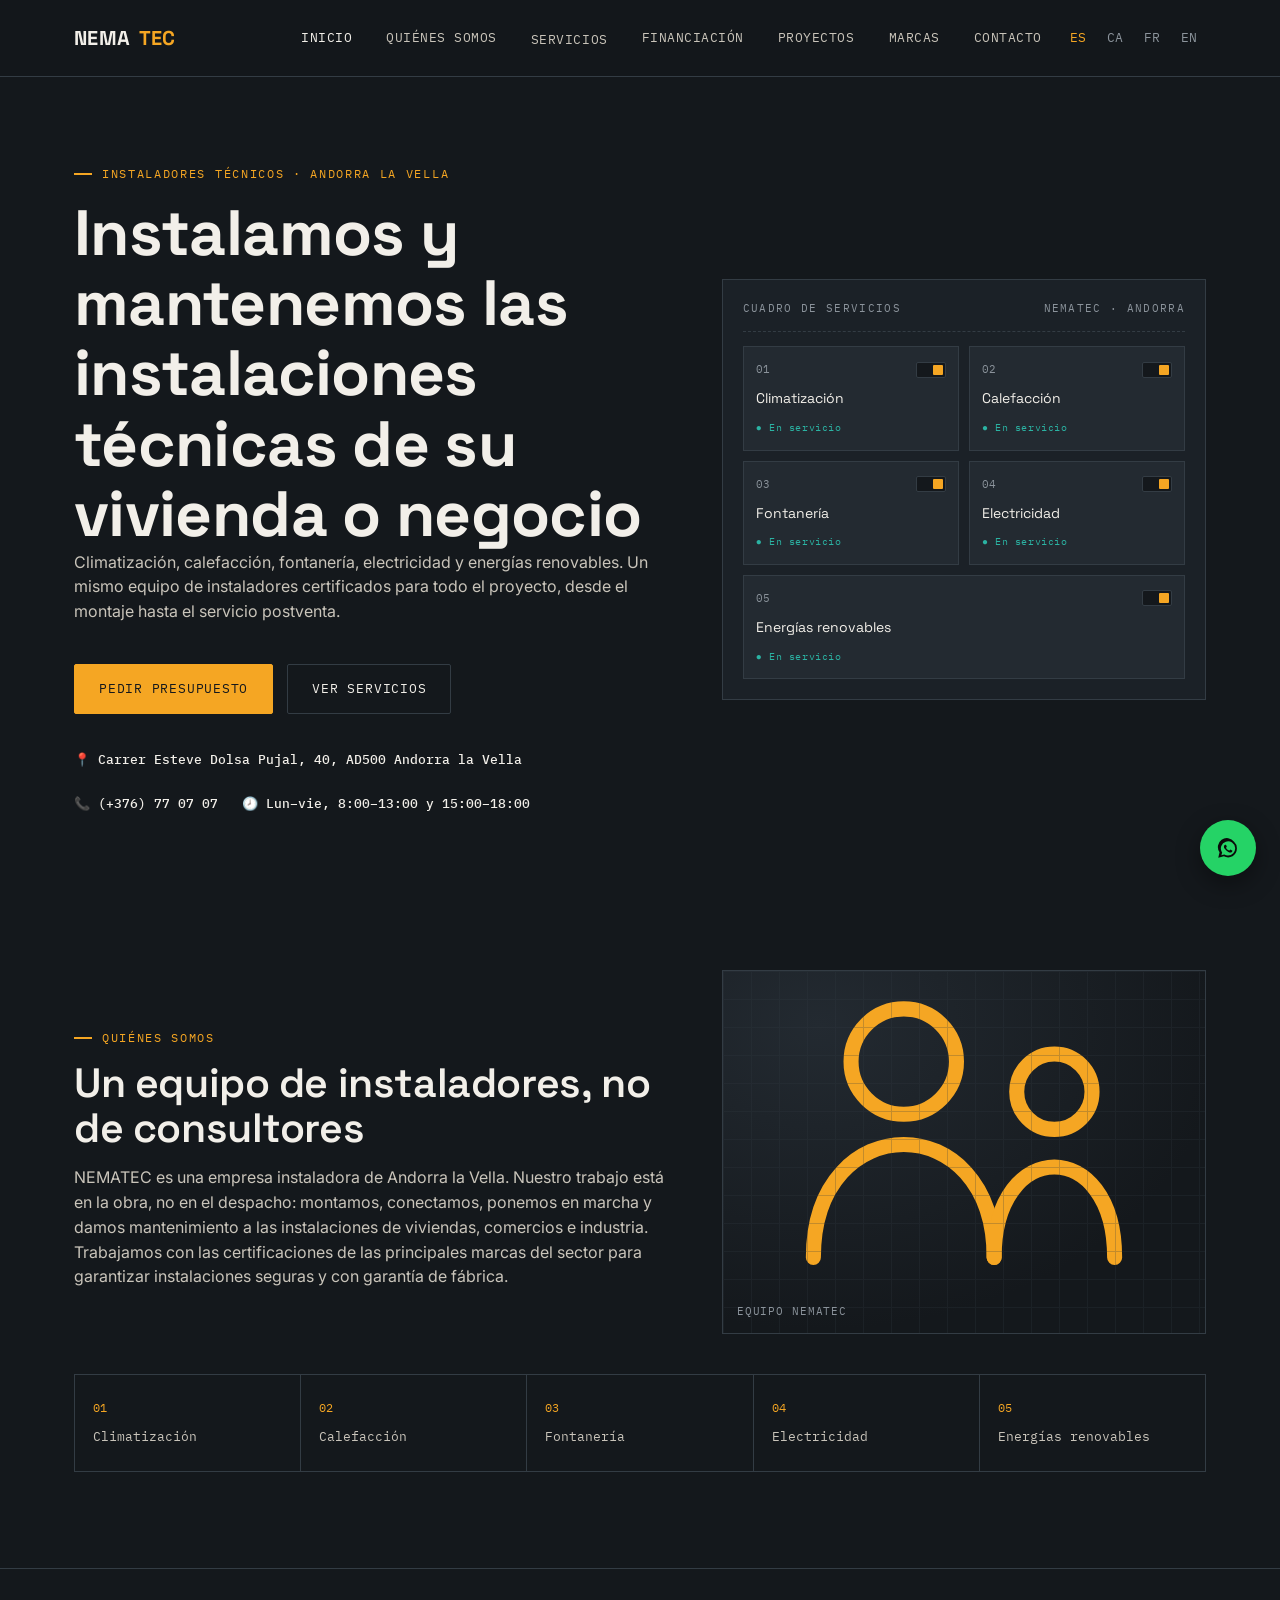
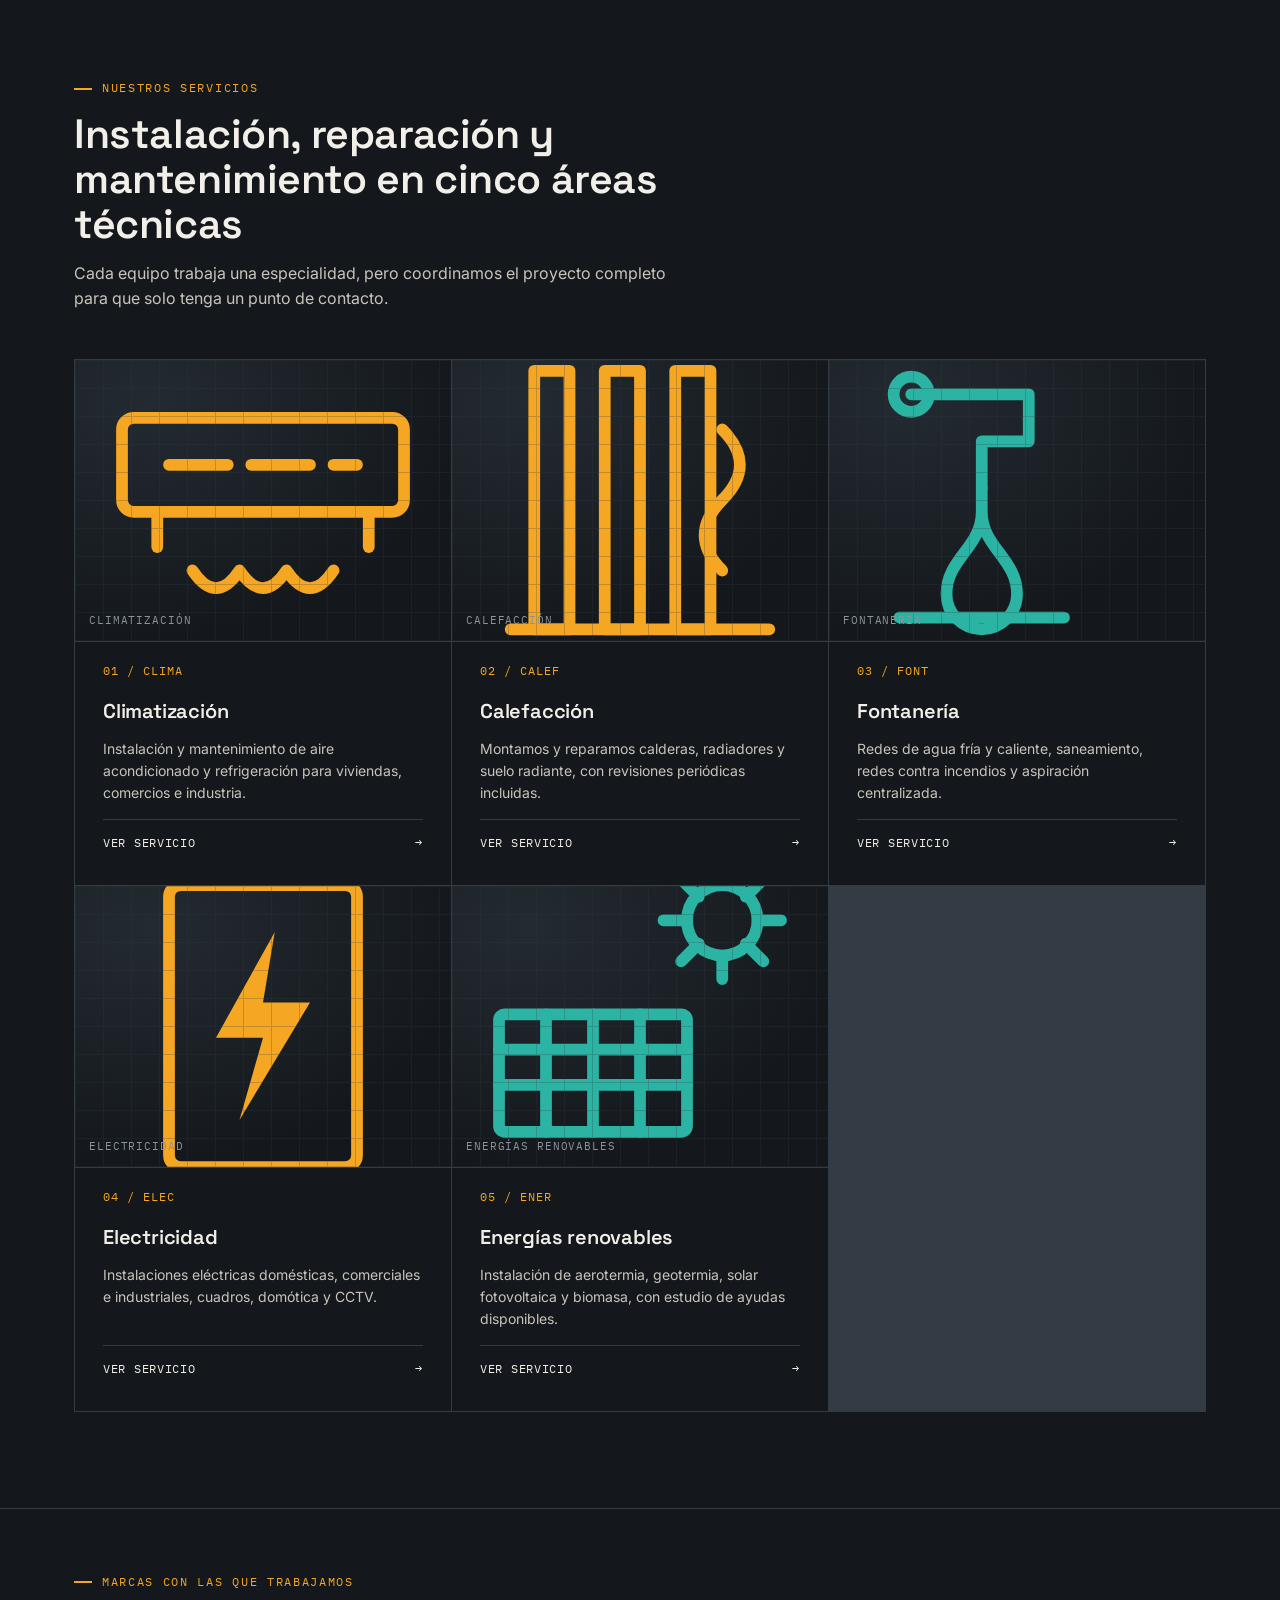
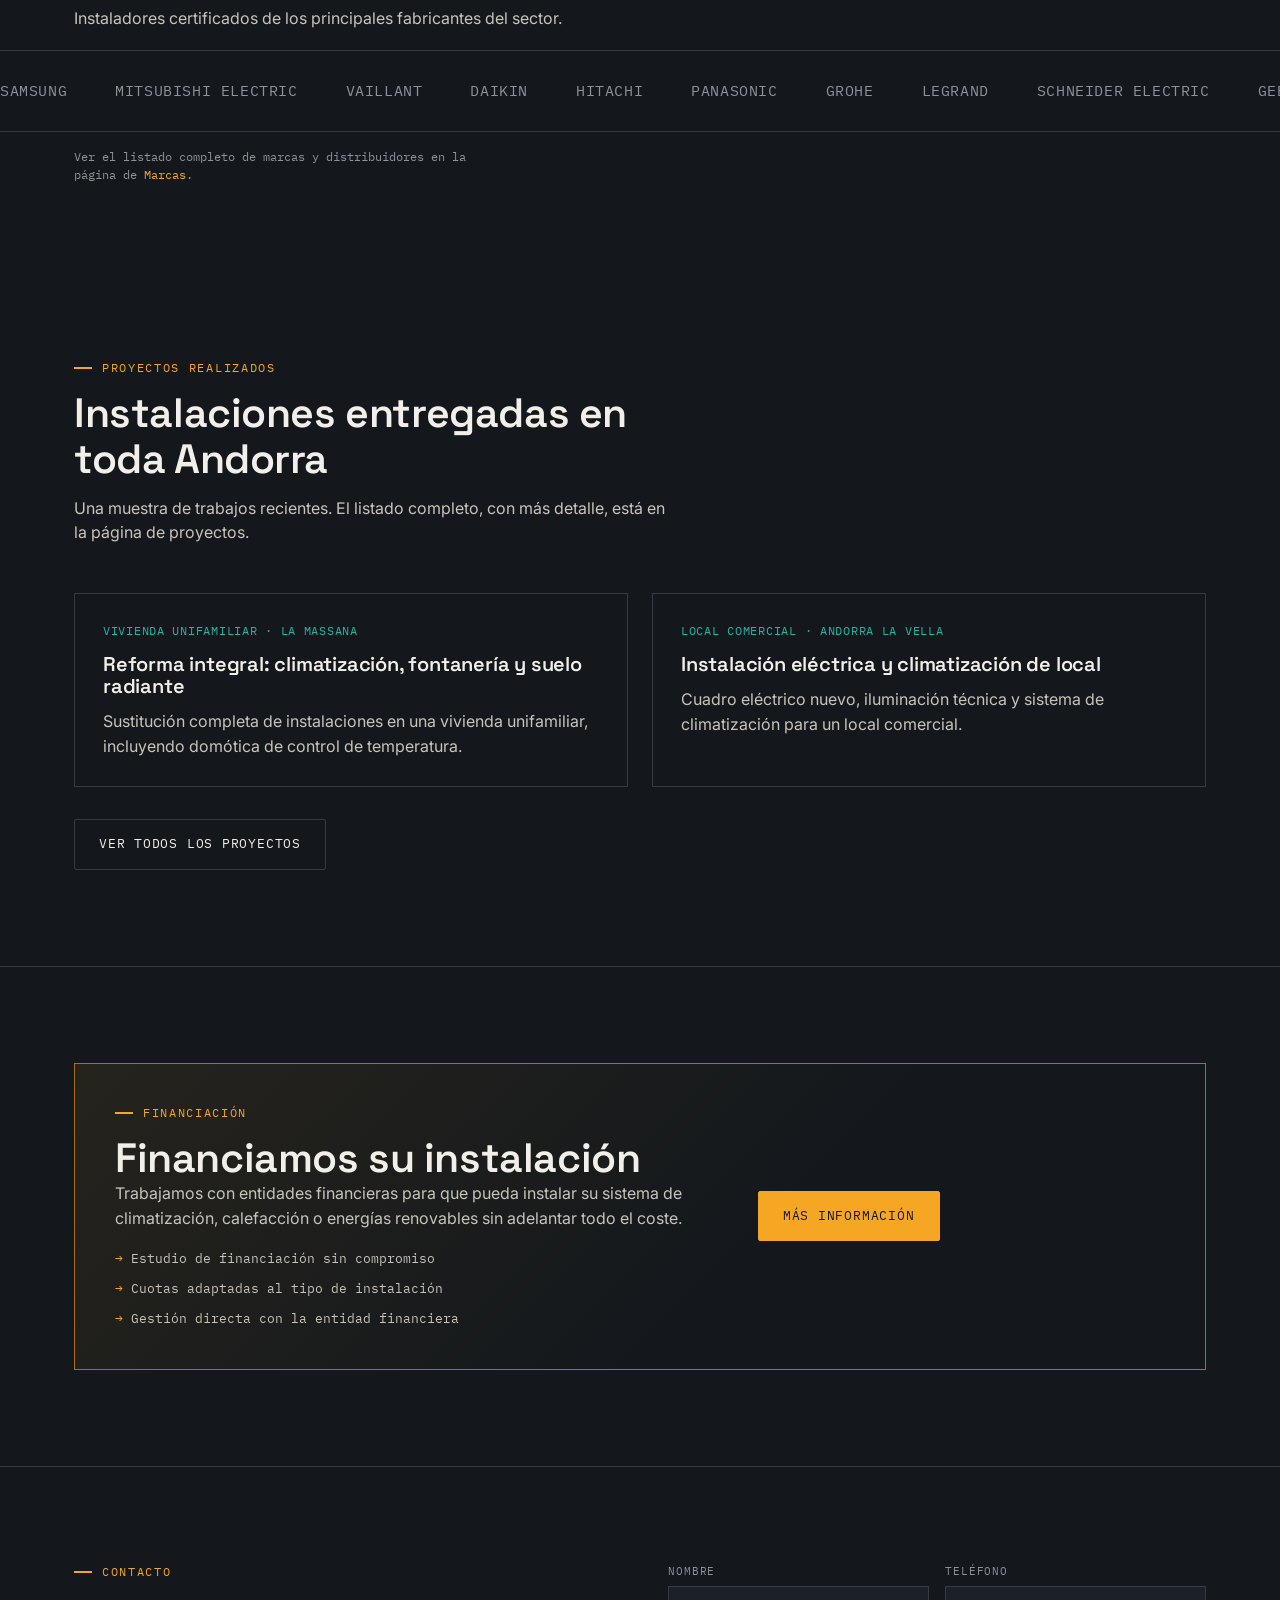
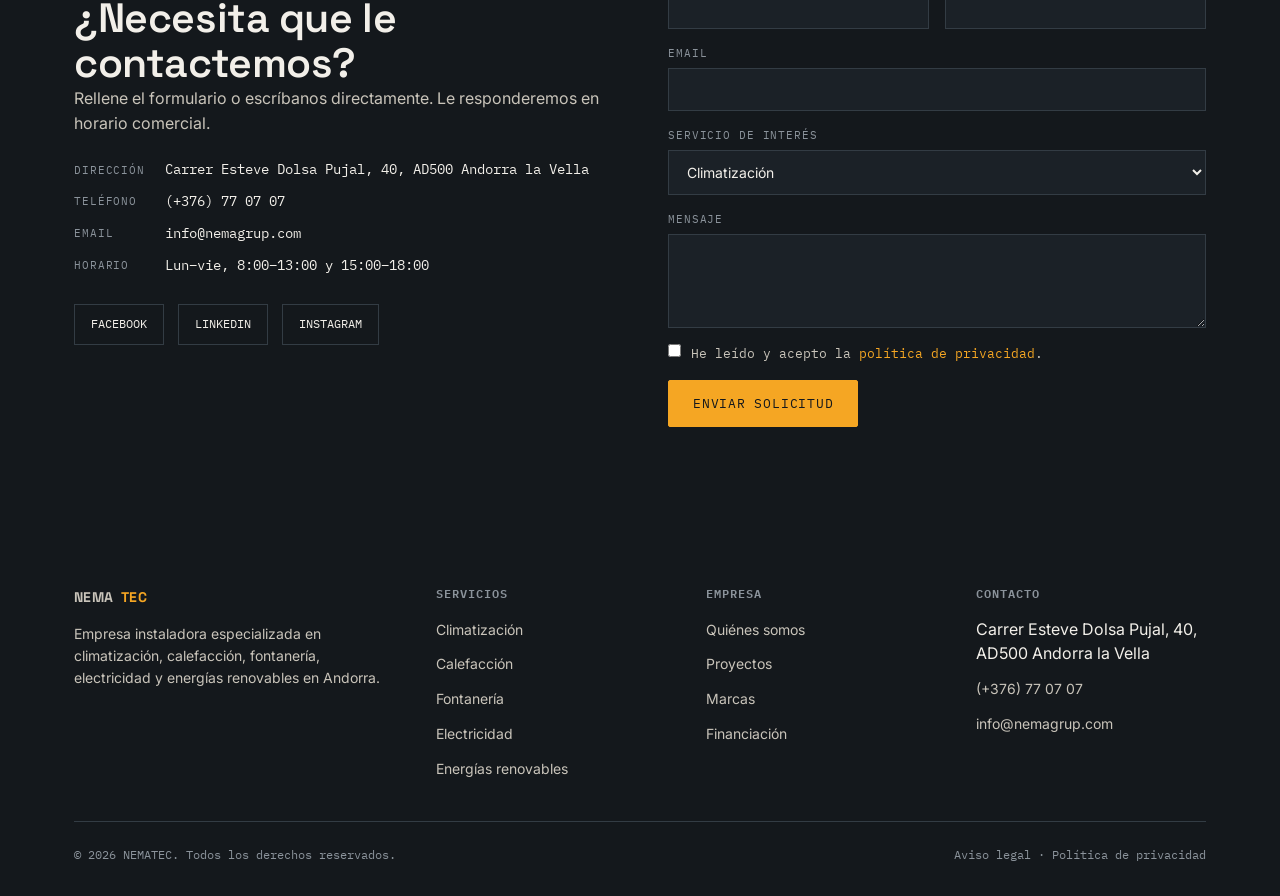
<file: index.html>
<!doctype html>
<html lang="es">
<head>
<meta charset="UTF-8">
<meta name="viewport" content="width=device-width, initial-scale=1">
<title>NEMATEC — Instaladores técnicos en Andorra | Climatización, electricidad, fontanería</title>
<meta name="description" content="NEMATEC instala, repara y da mantenimiento a sistemas de climatización, calefacción, fontanería, electricidad y energías renovables en Andorra la Vella. Instaladores certificados, atención rápida.">
<link rel="canonical" href="https://www.nematec-andorra.com/">
<link rel="preconnect" href="https://fonts.googleapis.com">
<link href="https://fonts.googleapis.com/css2?family=Space+Grotesk:wght@500;600;700&family=Inter:wght@400;500;600&family=IBM+Plex+Mono:wght@400;500&display=swap" rel="stylesheet">
<link rel="stylesheet" href="css/style.css">
</head>
<body>

<header class="site-header">
  <div class="wrap">
    <a href="index.html" class="logo">NEMA<span>TEC</span></a>
    <nav class="nav" aria-label="Navegación principal">
      <a href="index.html" class="is-active">Inicio</a>
      <a href="quienes-somos.html">Quiénes somos</a>
      <div class="has-sub">
        <a href="servicios.html">Servicios</a>
        <div class="sub-menu">
          <a href="servicios/climatizacion.html">Climatización</a>
          <a href="servicios/calefaccion.html">Calefacción</a>
          <a href="servicios/fontaneria.html">Fontanería</a>
          <a href="servicios/electricidad.html">Electricidad</a>
          <a href="servicios/energias-renovables.html">Energías renovables</a>
        </div>
      </div>
      <a href="financiacion.html">Financiación</a>
      <a href="proyectos.html">Proyectos</a>
      <a href="marcas.html">Marcas</a>
      <a href="contacto.html">Contacto</a>
      <div class="lang-switch">
        <a href="index.html" class="is-active">ES</a>
        <a href="#" onclick="return false;">CA</a>
        <a href="#" onclick="return false;">FR</a>
        <a href="#" onclick="return false;">EN</a>
      </div>
    </nav>
    <button class="nav-toggle" aria-label="Abrir menú" aria-expanded="false">☰</button>
  </div>
</header>

<main>

  <!-- HERO -->
  <section class="hero">
    <div class="wrap hero__grid">
      <div>
        <p class="eyebrow">Instaladores técnicos · Andorra la Vella</p>
        <h1>Instalamos y mantenemos las instalaciones técnicas de su vivienda o negocio</h1>
        <p>Climatización, calefacción, fontanería, electricidad y energías renovables. Un mismo equipo de instaladores certificados para todo el proyecto, desde el montaje hasta el servicio postventa.</p>
        <div class="hero__cta">
          <a href="contacto.html" class="btn btn--solid">Pedir presupuesto</a>
          <a href="servicios.html" class="btn btn--ghost">Ver servicios</a>
        </div>
        <div class="hero__contact-strip">
          <span>📍 <strong>Carrer Esteve Dolsa Pujal, 40, AD500 Andorra la Vella</strong></span>
          <span>📞 <strong>(+376) 77 07 07</strong></span>
          <span>🕗 <strong>Lun–vie, 8:00–13:00 y 15:00–18:00</strong></span>
        </div>
      </div>

      <div class="breaker-panel" role="img" aria-label="Cuadro con las cinco áreas de servicio de NEMATEC, representadas como disyuntores en servicio">
        <div class="breaker-panel__label">
          <span>Cuadro de servicios</span>
          <span>NEMATEC · ANDORRA</span>
        </div>
        <div class="breaker-panel__grid">
          <div class="breaker">
            <div class="breaker__top"><span>01</span><span class="breaker__switch"></span></div>
            <span class="breaker__name">Climatización</span>
            <span class="breaker__status">● En servicio</span>
          </div>
          <div class="breaker">
            <div class="breaker__top"><span>02</span><span class="breaker__switch"></span></div>
            <span class="breaker__name">Calefacción</span>
            <span class="breaker__status">● En servicio</span>
          </div>
          <div class="breaker">
            <div class="breaker__top"><span>03</span><span class="breaker__switch"></span></div>
            <span class="breaker__name">Fontanería</span>
            <span class="breaker__status">● En servicio</span>
          </div>
          <div class="breaker">
            <div class="breaker__top"><span>04</span><span class="breaker__switch"></span></div>
            <span class="breaker__name">Electricidad</span>
            <span class="breaker__status">● En servicio</span>
          </div>
        </div>
        <div class="breaker" style="margin-top:10px;">
          <div class="breaker__top"><span>05</span><span class="breaker__switch"></span></div>
          <span class="breaker__name">Energías renovables</span>
          <span class="breaker__status">● En servicio</span>
        </div>
      </div>
    </div>
  </section>

  <!-- QUIENES SOMOS -->
  <section class="section" id="quienes-somos">
    <div class="wrap">
      <div class="two-col" style="align-items:center;">
      <div class="section-head" style="margin-bottom:0;">
        <p class="eyebrow">Quiénes somos</p>
        <h2>Un equipo de instaladores, no de consultores</h2>
        <p>NEMATEC es una empresa instaladora de Andorra la Vella. Nuestro trabajo está en la obra, no en el despacho: montamos, conectamos, ponemos en marcha y damos mantenimiento a las instalaciones de viviendas, comercios e industria. Trabajamos con las certificaciones de las principales marcas del sector para garantizar instalaciones seguras y con garantía de fábrica.</p>
      </div>
      <div class="photo-panel photo-panel--amber" data-label="Equipo NEMATEC" role="img" aria-label="Ilustración: Equipo NEMATEC"><img src="assets/equipo-amber.svg" alt="Equipo NEMATEC" loading="lazy"></div>
      </div>
      <div class="pillars">
        <div class="pillar"><span class="pillar__num">01</span>Climatización</div>
        <div class="pillar"><span class="pillar__num">02</span>Calefacción</div>
        <div class="pillar"><span class="pillar__num">03</span>Fontanería</div>
        <div class="pillar"><span class="pillar__num">04</span>Electricidad</div>
        <div class="pillar"><span class="pillar__num">05</span>Energías renovables</div>
      </div>
    </div>
  </section>

  <!-- SERVICIOS -->
  <section class="section" id="servicios">
    <div class="wrap">
      <div class="section-head">
        <p class="eyebrow">Nuestros servicios</p>
        <h2>Instalación, reparación y mantenimiento en cinco áreas técnicas</h2>
        <p>Cada equipo trabaja una especialidad, pero coordinamos el proyecto completo para que solo tenga un punto de contacto.</p>
      </div>
    </div>
    <div class="wrap">
      <div class="services-grid">
        <a class="service-card" href="servicios/climatizacion.html">
          <div class="photo-panel photo-panel--amber" data-label="Climatización" role="img" aria-label="Ilustración: Climatización"><img src="assets/clima-amber.svg" alt="Climatización" loading="lazy"></div><span class="service-card__code">01 / CLIMA</span>
          <h3>Climatización</h3>
          <p>Instalación y mantenimiento de aire acondicionado y refrigeración para viviendas, comercios e industria.</p>
          <span class="service-card__link">Ver servicio <span>→</span></span>
        </a>
        <a class="service-card" href="servicios/calefaccion.html">
          <div class="photo-panel photo-panel--amber" data-label="Calefacción" role="img" aria-label="Ilustración: Calefacción"><img src="assets/calefaccion-amber.svg" alt="Calefacción" loading="lazy"></div><span class="service-card__code">02 / CALEF</span>
          <h3>Calefacción</h3>
          <p>Montamos y reparamos calderas, radiadores y suelo radiante, con revisiones periódicas incluidas.</p>
          <span class="service-card__link">Ver servicio <span>→</span></span>
        </a>
        <a class="service-card" href="servicios/fontaneria.html">
          <div class="photo-panel photo-panel--teal" data-label="Fontanería" role="img" aria-label="Ilustración: Fontanería"><img src="assets/fontaneria-teal.svg" alt="Fontanería" loading="lazy"></div><span class="service-card__code">03 / FONT</span>
          <h3>Fontanería</h3>
          <p>Redes de agua fría y caliente, saneamiento, redes contra incendios y aspiración centralizada.</p>
          <span class="service-card__link">Ver servicio <span>→</span></span>
        </a>
        <a class="service-card" href="servicios/electricidad.html">
          <div class="photo-panel photo-panel--amber" data-label="Electricidad" role="img" aria-label="Ilustración: Electricidad"><img src="assets/electricidad-amber.svg" alt="Electricidad" loading="lazy"></div><span class="service-card__code">04 / ELEC</span>
          <h3>Electricidad</h3>
          <p>Instalaciones eléctricas domésticas, comerciales e industriales, cuadros, domótica y CCTV.</p>
          <span class="service-card__link">Ver servicio <span>→</span></span>
        </a>
        <a class="service-card" href="servicios/energias-renovables.html">
          <div class="photo-panel photo-panel--teal" data-label="Energías renovables" role="img" aria-label="Ilustración: Energías renovables"><img src="assets/renovables-teal.svg" alt="Energías renovables" loading="lazy"></div><span class="service-card__code">05 / ENER</span>
          <h3>Energías renovables</h3>
          <p>Instalación de aerotermia, geotermia, solar fotovoltaica y biomasa, con estudio de ayudas disponibles.</p>
          <span class="service-card__link">Ver servicio <span>→</span></span>
        </a>
      </div>
    </div>
  </section>

  <!-- MARCAS -->
  <section class="section--tight" id="marcas">
    <div class="wrap">
      <p class="eyebrow">Marcas con las que trabajamos</p>
      <p style="margin-bottom:20px;">Instaladores certificados de los principales fabricantes del sector.</p>
    </div>
    <div class="brands-marquee" role="img" aria-label="Logotipos de marcas: Samsung, Mitsubishi Electric, Vaillant, Daikin, Hitachi, Panasonic, Grohe, Legrand, Schneider Electric, Geberit, Hikvision">
      <div class="brands-track">
        <span class="brand-chip">SAMSUNG</span>
        <span class="brand-chip">MITSUBISHI ELECTRIC</span>
        <span class="brand-chip">VAILLANT</span>
        <span class="brand-chip">DAIKIN</span>
        <span class="brand-chip">HITACHI</span>
        <span class="brand-chip">PANASONIC</span>
        <span class="brand-chip">GROHE</span>
        <span class="brand-chip">LEGRAND</span>
        <span class="brand-chip">SCHNEIDER ELECTRIC</span>
        <span class="brand-chip">GEBERIT</span>
        <span class="brand-chip">HIKVISION</span>
        <span class="brand-chip">SAMSUNG</span>
        <span class="brand-chip">MITSUBISHI ELECTRIC</span>
        <span class="brand-chip">VAILLANT</span>
        <span class="brand-chip">DAIKIN</span>
        <span class="brand-chip">HITACHI</span>
        <span class="brand-chip">PANASONIC</span>
        <span class="brand-chip">GROHE</span>
        <span class="brand-chip">LEGRAND</span>
        <span class="brand-chip">SCHNEIDER ELECTRIC</span>
        <span class="brand-chip">GEBERIT</span>
        <span class="brand-chip">HIKVISION</span>
      </div>
    </div>
    <div class="wrap">
      <p class="brands-note">Ver el listado completo de marcas y distribuidores en la página de <a href="marcas.html" style="color:var(--amber);">Marcas</a>.</p>
    </div>
  </section>

  <!-- PROYECTOS -->
  <section class="section" id="proyectos">
    <div class="wrap">
      <div class="section-head">
        <p class="eyebrow">Proyectos realizados</p>
        <h2>Instalaciones entregadas en toda Andorra</h2>
        <p>Una muestra de trabajos recientes. El listado completo, con más detalle, está en la página de proyectos.</p>
      </div>
      <div class="projects-grid">
        <div class="project-card">
          <span class="project-card__meta">Vivienda unifamiliar · La Massana</span>
          <h3>Reforma integral: climatización, fontanería y suelo radiante</h3>
          <p>Sustitución completa de instalaciones en una vivienda unifamiliar, incluyendo domótica de control de temperatura.</p>
        </div>
        <div class="project-card">
          <span class="project-card__meta">Local comercial · Andorra la Vella</span>
          <h3>Instalación eléctrica y climatización de local</h3>
          <p>Cuadro eléctrico nuevo, iluminación técnica y sistema de climatización para un local comercial.</p>
        </div>
      </div>
      <div style="margin-top:32px;">
        <a href="proyectos.html" class="btn btn--ghost">Ver todos los proyectos</a>
      </div>
    </div>
  </section>

  <!-- FINANCIACION -->
  <section class="section" id="financiacion">
    <div class="wrap">
      <div class="finance-box">
        <div>
          <p class="eyebrow">Financiación</p>
          <h2>Financiamos su instalación</h2>
          <p>Trabajamos con entidades financieras para que pueda instalar su sistema de climatización, calefacción o energías renovables sin adelantar todo el coste.</p>
          <ul class="finance-list">
            <li>Estudio de financiación sin compromiso</li>
            <li>Cuotas adaptadas al tipo de instalación</li>
            <li>Gestión directa con la entidad financiera</li>
          </ul>
        </div>
        <div>
          <a href="financiacion.html" class="btn btn--solid">Más información</a>
        </div>
      </div>
    </div>
  </section>

  <!-- CONTACTO -->
  <section class="section" id="contacto" style="border-bottom:none;">
    <div class="wrap contact-grid">
      <div class="contact-info">
        <p class="eyebrow">Contacto</p>
        <h2>¿Necesita que le contactemos?</h2>
        <p>Rellene el formulario o escríbanos directamente. Le responderemos en horario comercial.</p>
        <dl>
          <dt>Dirección</dt>
          <dd>Carrer Esteve Dolsa Pujal, 40, AD500 Andorra la Vella</dd>
          <dt>Teléfono</dt>
          <dd><a href="tel:+376770707">(+376) 77 07 07</a></dd>
          <dt>Email</dt>
          <dd><a href="mailto:info@nemagrup.com">info@nemagrup.com</a></dd>
          <dt>Horario</dt>
          <dd>Lun–vie, 8:00–13:00 y 15:00–18:00</dd>
        </dl>
        <div class="contact-social">
          <a href="https://www.facebook.com/profile.php?id=61566970050424" target="_blank" rel="noopener">Facebook</a>
          <a href="https://www.linkedin.com/company/nemagrup/" target="_blank" rel="noopener">LinkedIn</a>
          <a href="https://www.instagram.com/nema_grup/" target="_blank" rel="noopener">Instagram</a>
        </div>
      </div>
      <form class="form" action="#" method="post">
        <div class="form-row">
          <div class="field">
            <label for="nombre">Nombre</label>
            <input type="text" id="nombre" name="nombre" required>
          </div>
          <div class="field">
            <label for="telefono">Teléfono</label>
            <input type="tel" id="telefono" name="telefono" required>
          </div>
        </div>
        <div class="field">
          <label for="email">Email</label>
          <input type="email" id="email" name="email" required>
        </div>
        <div class="field">
          <label for="servicio">Servicio de interés</label>
          <select id="servicio" name="servicio">
            <option>Climatización</option>
            <option>Calefacción</option>
            <option>Fontanería</option>
            <option>Electricidad</option>
            <option>Energías renovables</option>
            <option>Otro / no lo sé</option>
          </select>
        </div>
        <div class="field">
          <label for="mensaje">Mensaje</label>
          <textarea id="mensaje" name="mensaje" rows="4"></textarea>
        </div>
        <div class="field field--check">
          <input type="checkbox" id="privacidad" name="privacidad" required>
          <label for="privacidad">He leído y acepto la <a href="#">política de privacidad</a>.</label>
        </div>
        <button type="submit" class="btn btn--solid" style="align-self:flex-start;">Enviar solicitud</button>
      </form>
    </div>
  </section>

</main>

<footer class="site-footer">
  <div class="wrap">
    <div class="footer-grid">
      <div class="footer-col">
        <a href="index.html" class="logo">NEMA<span>TEC</span></a>
        <p style="margin-top:14px; font-size:14px;">Empresa instaladora especializada en climatización, calefacción, fontanería, electricidad y energías renovables en Andorra.</p>
      </div>
      <div class="footer-col">
        <h4>Servicios</h4>
        <ul>
          <li><a href="servicios/climatizacion.html">Climatización</a></li>
          <li><a href="servicios/calefaccion.html">Calefacción</a></li>
          <li><a href="servicios/fontaneria.html">Fontanería</a></li>
          <li><a href="servicios/electricidad.html">Electricidad</a></li>
          <li><a href="servicios/energias-renovables.html">Energías renovables</a></li>
        </ul>
      </div>
      <div class="footer-col">
        <h4>Empresa</h4>
        <ul>
          <li><a href="quienes-somos.html">Quiénes somos</a></li>
          <li><a href="proyectos.html">Proyectos</a></li>
          <li><a href="marcas.html">Marcas</a></li>
          <li><a href="financiacion.html">Financiación</a></li>
        </ul>
      </div>
      <div class="footer-col">
        <h4>Contacto</h4>
        <ul>
          <li>Carrer Esteve Dolsa Pujal, 40, AD500 Andorra la Vella</li>
          <li><a href="tel:+376770707">(+376) 77 07 07</a></li>
          <li><a href="mailto:info@nemagrup.com">info@nemagrup.com</a></li>
        </ul>
      </div>
    </div>
    <div class="footer-bottom">
      <span>© 2026 NEMATEC. Todos los derechos reservados.</span>
      <span><a href="#">Aviso legal</a> · <a href="#">Política de privacidad</a></span>
    </div>
  </div>
</footer>

<a class="whatsapp-fab" href="https://wa.me/376770707" target="_blank" rel="noopener" aria-label="Escribir por WhatsApp">
  <svg viewBox="0 0 24 24" fill="#0a0a0a"><path d="M17.6 6.3A8 8 0 0 0 4.2 15.9L3 21l5.2-1.4a8 8 0 0 0 12-6.9 8 8 0 0 0-2.6-6.4zM12 19a6.6 6.6 0 0 1-3.4-.9l-.2-.1-2.5.6.7-2.4-.2-.3A6.6 6.6 0 1 1 18.6 12 6.6 6.6 0 0 1 12 19zm3.6-4.9c-.2-.1-1.2-.6-1.3-.6s-.3-.1-.4.1-.5.6-.6.7-.2.1-.4.1a5.4 5.4 0 0 1-1.6-1 6 6 0 0 1-1.1-1.4c-.1-.2 0-.3.1-.4l.3-.3c.1-.1.1-.2.2-.3a.4.4 0 0 0 0-.4c0-.1-.4-1-.6-1.3s-.3-.3-.4-.3h-.4a.7.7 0 0 0-.5.2 2.2 2.2 0 0 0-.7 1.6 3.8 3.8 0 0 0 .8 2 8.7 8.7 0 0 0 3.3 2.9c.5.2.8.3 1.1.4a2.7 2.7 0 0 0 1.2.1 2 2 0 0 0 1.3-.9 1.6 1.6 0 0 0 .1-.9c-.1 0-.2-.1-.4-.2z"/></svg>
</a>

<script src="js/main.js"></script>
</body>
</html>
</file>
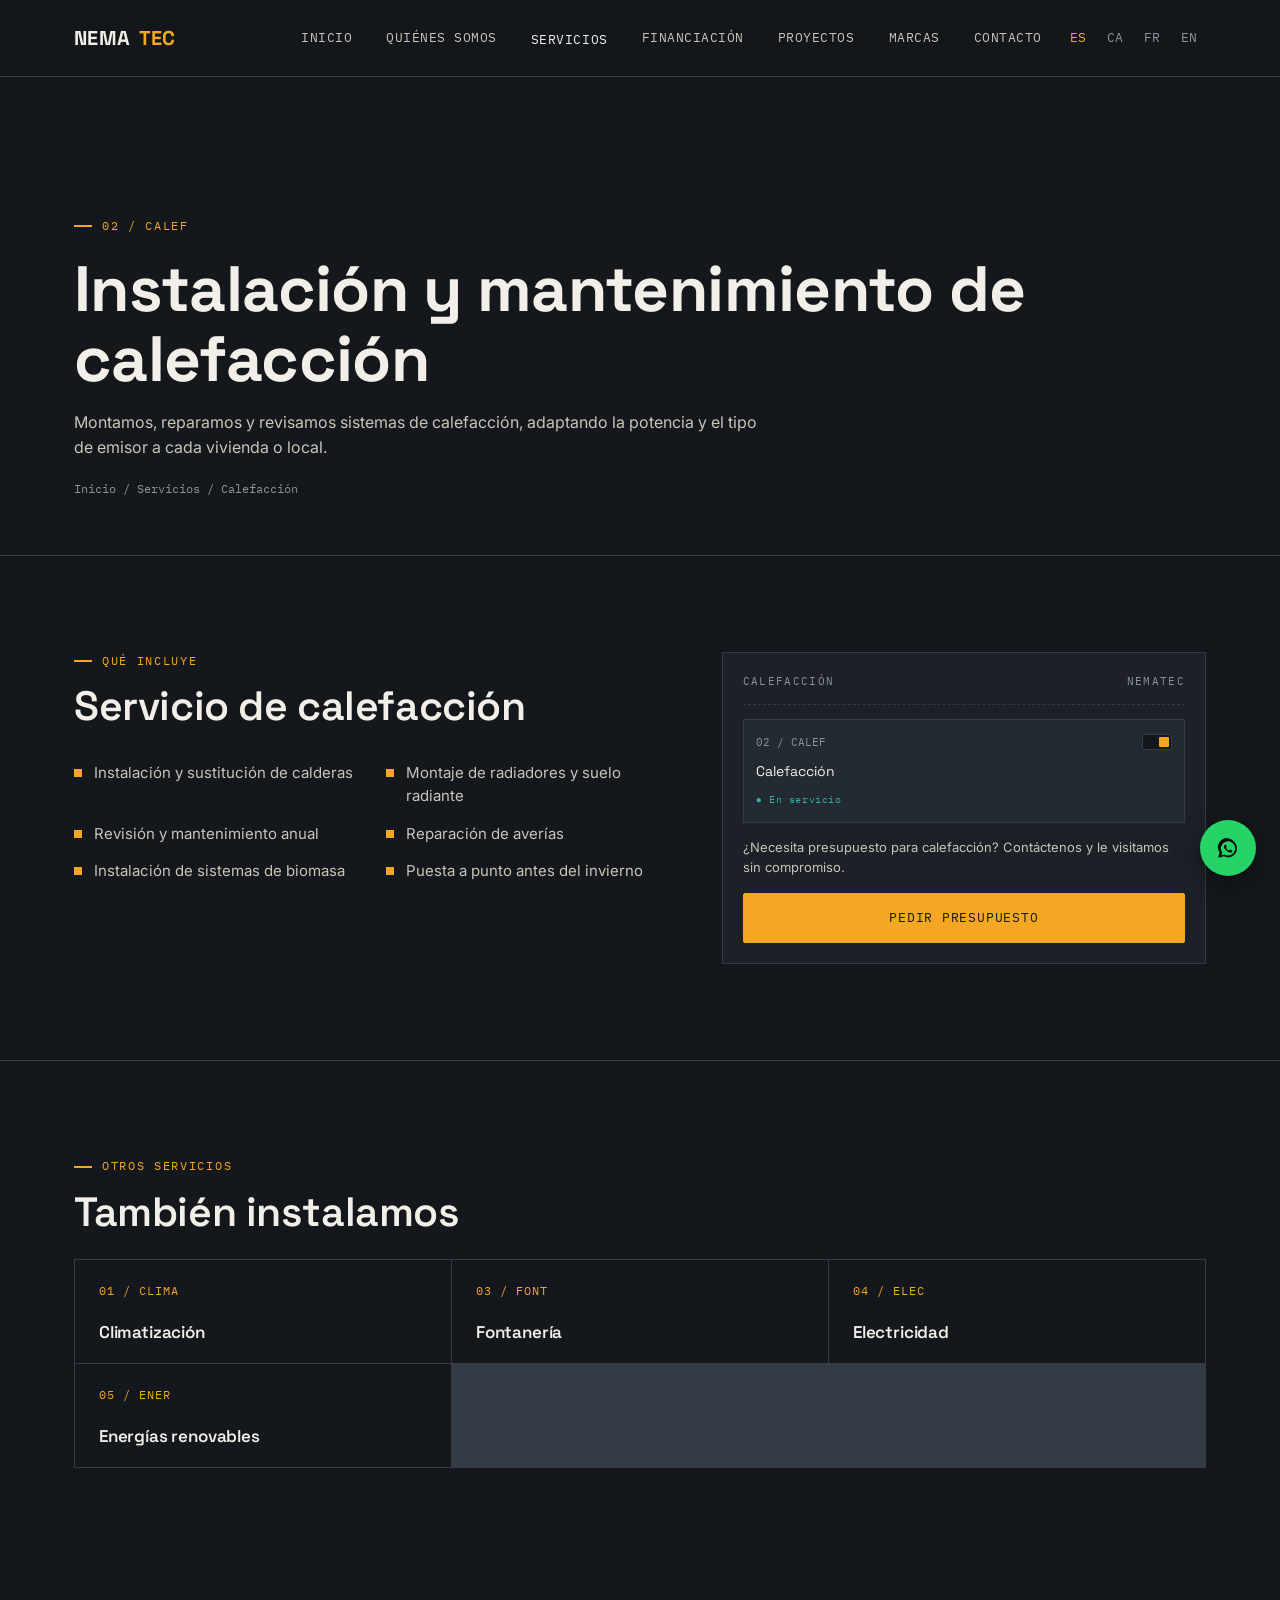
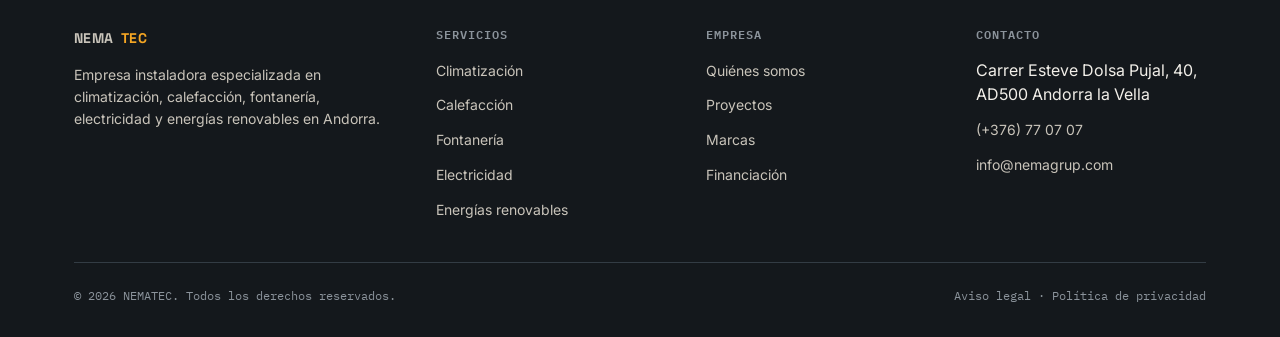
<file: calefaccion.html>
<!doctype html>
<html lang="es">
<head>
<meta charset="UTF-8">
<meta name="viewport" content="width=device-width, initial-scale=1">
<title>Calefacción — NEMATEC | Instalación y mantenimiento en Andorra</title>
<meta name="description" content="Instalamos y reparamos calderas, radiadores y suelo radiante en Andorra, con revisiones periódicas y servicio de urgencia.">
<link rel="canonical" href="https://www.nematec-andorra.com/servicios/calefaccion.html">
<link rel="preconnect" href="https://fonts.googleapis.com">
<link href="https://fonts.googleapis.com/css2?family=Space+Grotesk:wght@500;600;700&family=Inter:wght@400;500;600&family=IBM+Plex+Mono:wght@400;500&display=swap" rel="stylesheet">
<link rel="stylesheet" href="../css/style.css">
</head>
<body>

<header class="site-header">
  <div class="wrap">
    <a href="../index.html" class="logo">NEMA<span>TEC</span></a>
    <nav class="nav" aria-label="Navegación principal">
      <a href="../index.html">Inicio</a>
      <a href="../quienes-somos.html">Quiénes somos</a>
      <div class="has-sub">
        <a href="../servicios.html" class="is-active">Servicios</a>
        <div class="sub-menu">
          <a href="../servicios/climatizacion.html">Climatización</a>
<a href="../servicios/calefaccion.html">Calefacción</a>
<a href="../servicios/fontaneria.html">Fontanería</a>
<a href="../servicios/electricidad.html">Electricidad</a>
<a href="../servicios/energias-renovables.html">Energías renovables</a>
        </div>
      </div>
      <a href="../financiacion.html">Financiación</a>
      <a href="../proyectos.html">Proyectos</a>
      <a href="../marcas.html">Marcas</a>
      <a href="../contacto.html">Contacto</a>
      <div class="lang-switch">
        <a href="../index.html" class="is-active">ES</a>
        <a href="#" onclick="return false;">CA</a>
        <a href="#" onclick="return false;">FR</a>
        <a href="#" onclick="return false;">EN</a>
      </div>
    </nav>
    <button class="nav-toggle" aria-label="Abrir menú" aria-expanded="false">☰</button>
  </div>
</header>

<main>

  <section class="page-header">
    <div class="wrap">
      <p class="eyebrow">02 / CALEF</p>
      <h1>Instalación y mantenimiento de calefacción</h1>
      <p style="margin-top:16px; max-width:70ch;">Montamos, reparamos y revisamos sistemas de calefacción, adaptando la potencia y el tipo de emisor a cada vivienda o local.</p>
      <div class="breadcrumb"><a href="../index.html">Inicio</a> / <a href="../servicios.html">Servicios</a> / Calefacción</div>
    </div>
  </section>

  <section class="section">
    <div class="wrap two-col">
      <div>
        <p class="eyebrow">Qué incluye</p>
        <h2>Servicio de calefacción</h2>
        <ul class="spec-list">
          <li>Instalación y sustitución de calderas</li>
<li>Montaje de radiadores y suelo radiante</li>
<li>Revisión y mantenimiento anual</li>
<li>Reparación de averías</li>
<li>Instalación de sistemas de biomasa</li>
<li>Puesta a punto antes del invierno</li>
        </ul>
      </div>
      <div class="breaker-panel">
        <div class="breaker-panel__label"><span>Calefacción</span><span>NEMATEC</span></div>
        <div class="breaker" style="margin-bottom:10px;">
          <div class="breaker__top"><span>02 / CALEF</span><span class="breaker__switch"></span></div>
          <span class="breaker__name">Calefacción</span>
          <span class="breaker__status">&#9679; En servicio</span>
        </div>
        <p style="font-size:13px; margin-top:14px;">¿Necesita presupuesto para calefacción? Contáctenos y le visitamos sin compromiso.</p>
        <a href="../contacto.html" class="btn btn--solid" style="margin-top:16px; width:100%; justify-content:center;">Pedir presupuesto</a>
      </div>
    </div>
  </section>

  <section class="section" style="border-bottom:none;">
    <div class="wrap">
      <p class="eyebrow">Otros servicios</p>
      <h2>También instalamos</h2>
      <div class="services-grid" style="margin-top:24px;">
        <a class="service-card" href="climatizacion.html" style="min-height:auto; padding:22px 24px;"><span class="service-card__code">01 / CLIMA</span><h3 style="margin-top:6px; font-size:17px;">Climatización</h3></a>
<a class="service-card" href="fontaneria.html" style="min-height:auto; padding:22px 24px;"><span class="service-card__code">03 / FONT</span><h3 style="margin-top:6px; font-size:17px;">Fontanería</h3></a>
<a class="service-card" href="electricidad.html" style="min-height:auto; padding:22px 24px;"><span class="service-card__code">04 / ELEC</span><h3 style="margin-top:6px; font-size:17px;">Electricidad</h3></a>
<a class="service-card" href="energias-renovables.html" style="min-height:auto; padding:22px 24px;"><span class="service-card__code">05 / ENER</span><h3 style="margin-top:6px; font-size:17px;">Energías renovables</h3></a>
      </div>
    </div>
  </section>

</main>

<footer class="site-footer">
  <div class="wrap">
    <div class="footer-grid">
      <div class="footer-col">
        <a href="../index.html" class="logo">NEMA<span>TEC</span></a>
        <p style="margin-top:14px; font-size:14px;">Empresa instaladora especializada en climatización, calefacción, fontanería, electricidad y energías renovables en Andorra.</p>
      </div>
      <div class="footer-col">
        <h4>Servicios</h4>
        <ul>
          <li><a href="../servicios/climatizacion.html">Climatización</a></li>
          <li><a href="../servicios/calefaccion.html">Calefacción</a></li>
          <li><a href="../servicios/fontaneria.html">Fontanería</a></li>
          <li><a href="../servicios/electricidad.html">Electricidad</a></li>
          <li><a href="../servicios/energias-renovables.html">Energías renovables</a></li>
        </ul>
      </div>
      <div class="footer-col">
        <h4>Empresa</h4>
        <ul>
          <li><a href="../quienes-somos.html">Quiénes somos</a></li>
          <li><a href="../proyectos.html">Proyectos</a></li>
          <li><a href="../marcas.html">Marcas</a></li>
          <li><a href="../financiacion.html">Financiación</a></li>
        </ul>
      </div>
      <div class="footer-col">
        <h4>Contacto</h4>
        <ul>
          <li>Carrer Esteve Dolsa Pujal, 40, AD500 Andorra la Vella</li>
          <li><a href="tel:+376770707">(+376) 77 07 07</a></li>
          <li><a href="mailto:info@nemagrup.com">info@nemagrup.com</a></li>
        </ul>
      </div>
    </div>
    <div class="footer-bottom">
      <span>© 2026 NEMATEC. Todos los derechos reservados.</span>
      <span><a href="#">Aviso legal</a> · <a href="#">Política de privacidad</a></span>
    </div>
  </div>
</footer>

<a class="whatsapp-fab" href="https://wa.me/376770707" target="_blank" rel="noopener" aria-label="Escribir por WhatsApp">
  <svg viewBox="0 0 24 24" fill="#0a0a0a"><path d="M17.6 6.3A8 8 0 0 0 4.2 15.9L3 21l5.2-1.4a8 8 0 0 0 12-6.9 8 8 0 0 0-2.6-6.4zM12 19a6.6 6.6 0 0 1-3.4-.9l-.2-.1-2.5.6.7-2.4-.2-.3A6.6 6.6 0 1 1 18.6 12 6.6 6.6 0 0 1 12 19zm3.6-4.9c-.2-.1-1.2-.6-1.3-.6s-.3-.1-.4.1-.5.6-.6.7-.2.1-.4.1a5.4 5.4 0 0 1-1.6-1 6 6 0 0 1-1.1-1.4c-.1-.2 0-.3.1-.4l.3-.3c.1-.1.1-.2.2-.3a.4.4 0 0 0 0-.4c0-.1-.4-1-.6-1.3s-.3-.3-.4-.3h-.4a.7.7 0 0 0-.5.2 2.2 2.2 0 0 0-.7 1.6 3.8 3.8 0 0 0 .8 2 8.7 8.7 0 0 0 3.3 2.9c.5.2.8.3 1.1.4a2.7 2.7 0 0 0 1.2.1 2 2 0 0 0 1.3-.9 1.6 1.6 0 0 0 .1-.9c-.1 0-.2-.1-.4-.2z"/></svg>
</a>

<script src="../js/main.js"></script>
</body>
</html>
</file>
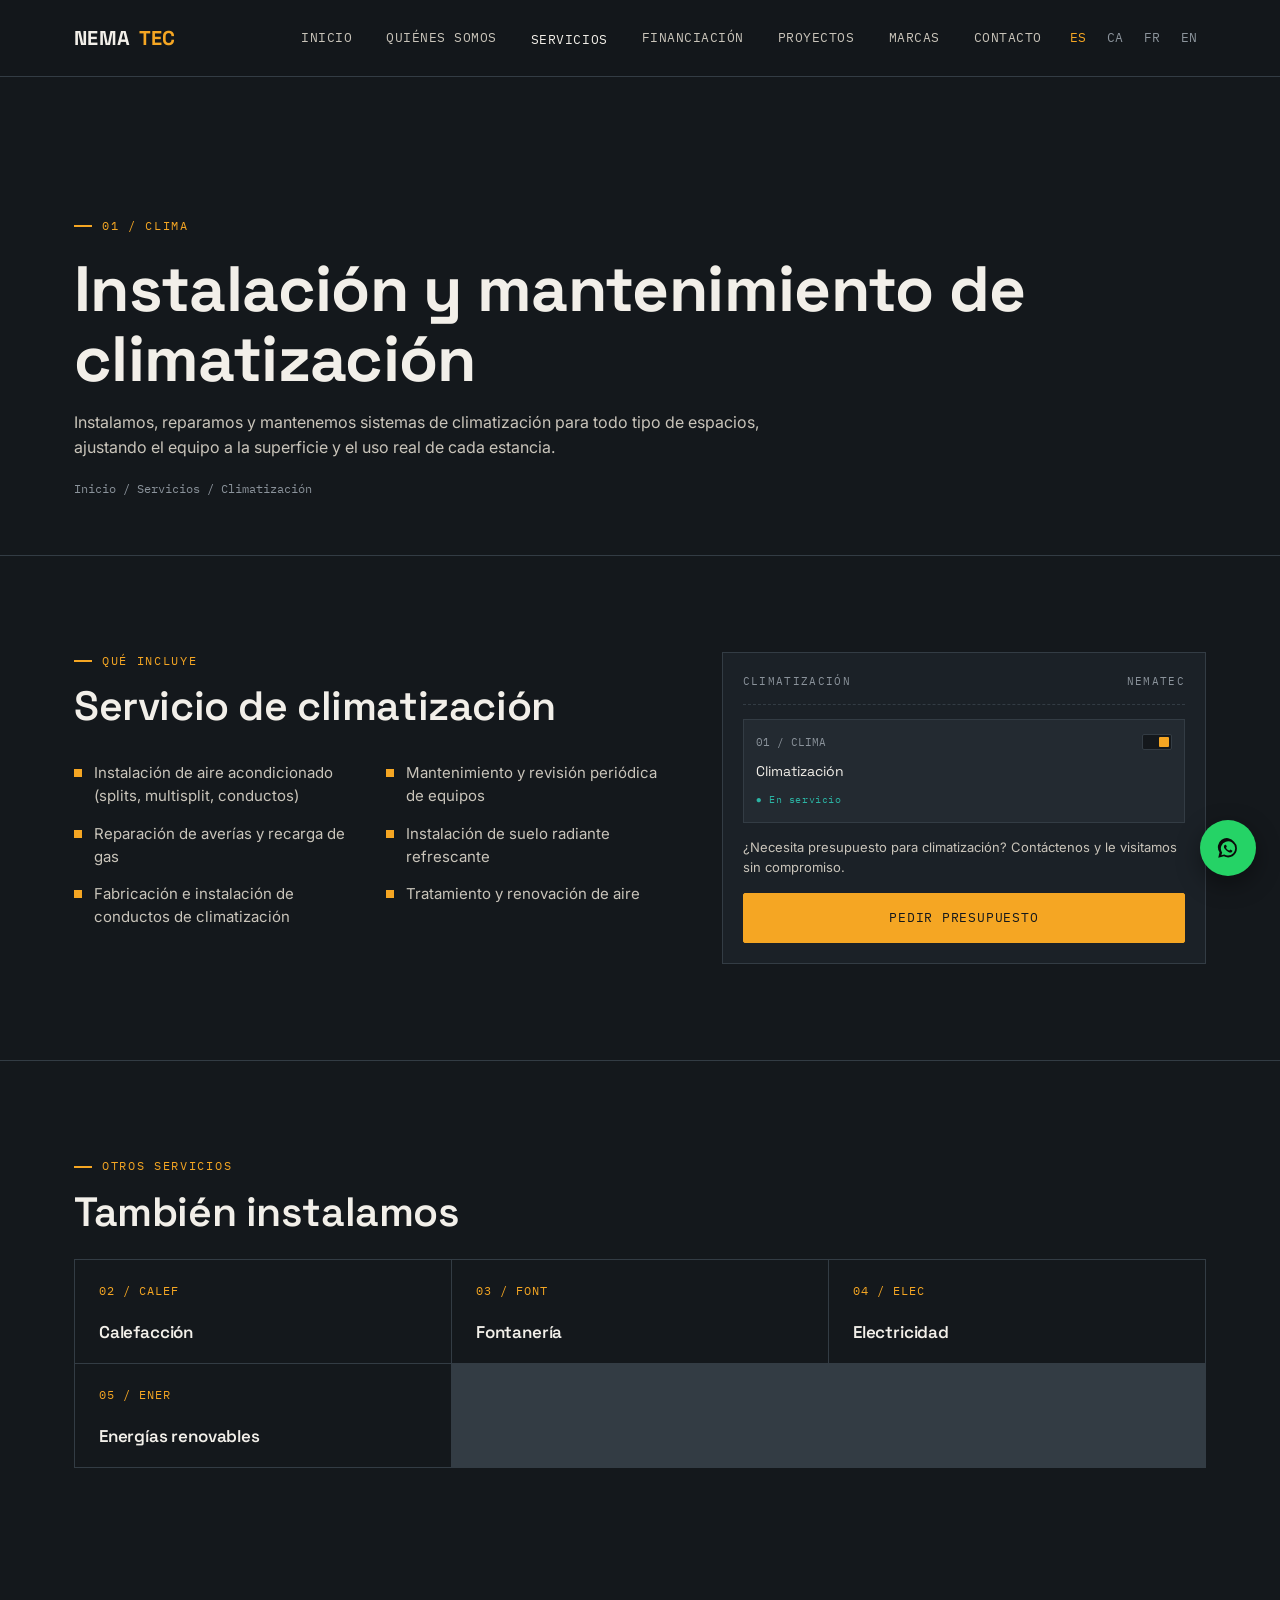
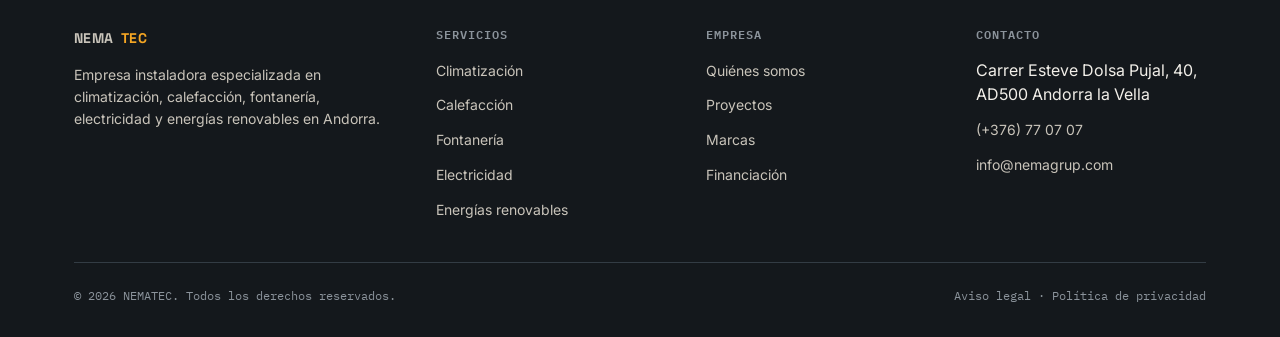
<file: climatizacion.html>
<!doctype html>
<html lang="es">
<head>
<meta charset="UTF-8">
<meta name="viewport" content="width=device-width, initial-scale=1">
<title>Climatización — NEMATEC | Instalación y mantenimiento en Andorra</title>
<meta name="description" content="Instalamos y damos mantenimiento a sistemas de aire acondicionado y refrigeración en viviendas, comercios e industria de Andorra.">
<link rel="canonical" href="https://www.nematec-andorra.com/servicios/climatizacion.html">
<link rel="preconnect" href="https://fonts.googleapis.com">
<link href="https://fonts.googleapis.com/css2?family=Space+Grotesk:wght@500;600;700&family=Inter:wght@400;500;600&family=IBM+Plex+Mono:wght@400;500&display=swap" rel="stylesheet">
<link rel="stylesheet" href="../css/style.css">
</head>
<body>

<header class="site-header">
  <div class="wrap">
    <a href="../index.html" class="logo">NEMA<span>TEC</span></a>
    <nav class="nav" aria-label="Navegación principal">
      <a href="../index.html">Inicio</a>
      <a href="../quienes-somos.html">Quiénes somos</a>
      <div class="has-sub">
        <a href="../servicios.html" class="is-active">Servicios</a>
        <div class="sub-menu">
          <a href="../servicios/climatizacion.html">Climatización</a>
<a href="../servicios/calefaccion.html">Calefacción</a>
<a href="../servicios/fontaneria.html">Fontanería</a>
<a href="../servicios/electricidad.html">Electricidad</a>
<a href="../servicios/energias-renovables.html">Energías renovables</a>
        </div>
      </div>
      <a href="../financiacion.html">Financiación</a>
      <a href="../proyectos.html">Proyectos</a>
      <a href="../marcas.html">Marcas</a>
      <a href="../contacto.html">Contacto</a>
      <div class="lang-switch">
        <a href="../index.html" class="is-active">ES</a>
        <a href="#" onclick="return false;">CA</a>
        <a href="#" onclick="return false;">FR</a>
        <a href="#" onclick="return false;">EN</a>
      </div>
    </nav>
    <button class="nav-toggle" aria-label="Abrir menú" aria-expanded="false">☰</button>
  </div>
</header>

<main>

  <section class="page-header">
    <div class="wrap">
      <p class="eyebrow">01 / CLIMA</p>
      <h1>Instalación y mantenimiento de climatización</h1>
      <p style="margin-top:16px; max-width:70ch;">Instalamos, reparamos y mantenemos sistemas de climatización para todo tipo de espacios, ajustando el equipo a la superficie y el uso real de cada estancia.</p>
      <div class="breadcrumb"><a href="../index.html">Inicio</a> / <a href="../servicios.html">Servicios</a> / Climatización</div>
    </div>
  </section>

  <section class="section">
    <div class="wrap two-col">
      <div>
        <p class="eyebrow">Qué incluye</p>
        <h2>Servicio de climatización</h2>
        <ul class="spec-list">
          <li>Instalación de aire acondicionado (splits, multisplit, conductos)</li>
<li>Mantenimiento y revisión periódica de equipos</li>
<li>Reparación de averías y recarga de gas</li>
<li>Instalación de suelo radiante refrescante</li>
<li>Fabricación e instalación de conductos de climatización</li>
<li>Tratamiento y renovación de aire</li>
        </ul>
      </div>
      <div class="breaker-panel">
        <div class="breaker-panel__label"><span>Climatización</span><span>NEMATEC</span></div>
        <div class="breaker" style="margin-bottom:10px;">
          <div class="breaker__top"><span>01 / CLIMA</span><span class="breaker__switch"></span></div>
          <span class="breaker__name">Climatización</span>
          <span class="breaker__status">&#9679; En servicio</span>
        </div>
        <p style="font-size:13px; margin-top:14px;">¿Necesita presupuesto para climatización? Contáctenos y le visitamos sin compromiso.</p>
        <a href="../contacto.html" class="btn btn--solid" style="margin-top:16px; width:100%; justify-content:center;">Pedir presupuesto</a>
      </div>
    </div>
  </section>

  <section class="section" style="border-bottom:none;">
    <div class="wrap">
      <p class="eyebrow">Otros servicios</p>
      <h2>También instalamos</h2>
      <div class="services-grid" style="margin-top:24px;">
        <a class="service-card" href="calefaccion.html" style="min-height:auto; padding:22px 24px;"><span class="service-card__code">02 / CALEF</span><h3 style="margin-top:6px; font-size:17px;">Calefacción</h3></a>
<a class="service-card" href="fontaneria.html" style="min-height:auto; padding:22px 24px;"><span class="service-card__code">03 / FONT</span><h3 style="margin-top:6px; font-size:17px;">Fontanería</h3></a>
<a class="service-card" href="electricidad.html" style="min-height:auto; padding:22px 24px;"><span class="service-card__code">04 / ELEC</span><h3 style="margin-top:6px; font-size:17px;">Electricidad</h3></a>
<a class="service-card" href="energias-renovables.html" style="min-height:auto; padding:22px 24px;"><span class="service-card__code">05 / ENER</span><h3 style="margin-top:6px; font-size:17px;">Energías renovables</h3></a>
      </div>
    </div>
  </section>

</main>

<footer class="site-footer">
  <div class="wrap">
    <div class="footer-grid">
      <div class="footer-col">
        <a href="../index.html" class="logo">NEMA<span>TEC</span></a>
        <p style="margin-top:14px; font-size:14px;">Empresa instaladora especializada en climatización, calefacción, fontanería, electricidad y energías renovables en Andorra.</p>
      </div>
      <div class="footer-col">
        <h4>Servicios</h4>
        <ul>
          <li><a href="../servicios/climatizacion.html">Climatización</a></li>
          <li><a href="../servicios/calefaccion.html">Calefacción</a></li>
          <li><a href="../servicios/fontaneria.html">Fontanería</a></li>
          <li><a href="../servicios/electricidad.html">Electricidad</a></li>
          <li><a href="../servicios/energias-renovables.html">Energías renovables</a></li>
        </ul>
      </div>
      <div class="footer-col">
        <h4>Empresa</h4>
        <ul>
          <li><a href="../quienes-somos.html">Quiénes somos</a></li>
          <li><a href="../proyectos.html">Proyectos</a></li>
          <li><a href="../marcas.html">Marcas</a></li>
          <li><a href="../financiacion.html">Financiación</a></li>
        </ul>
      </div>
      <div class="footer-col">
        <h4>Contacto</h4>
        <ul>
          <li>Carrer Esteve Dolsa Pujal, 40, AD500 Andorra la Vella</li>
          <li><a href="tel:+376770707">(+376) 77 07 07</a></li>
          <li><a href="mailto:info@nemagrup.com">info@nemagrup.com</a></li>
        </ul>
      </div>
    </div>
    <div class="footer-bottom">
      <span>© 2026 NEMATEC. Todos los derechos reservados.</span>
      <span><a href="#">Aviso legal</a> · <a href="#">Política de privacidad</a></span>
    </div>
  </div>
</footer>

<a class="whatsapp-fab" href="https://wa.me/376770707" target="_blank" rel="noopener" aria-label="Escribir por WhatsApp">
  <svg viewBox="0 0 24 24" fill="#0a0a0a"><path d="M17.6 6.3A8 8 0 0 0 4.2 15.9L3 21l5.2-1.4a8 8 0 0 0 12-6.9 8 8 0 0 0-2.6-6.4zM12 19a6.6 6.6 0 0 1-3.4-.9l-.2-.1-2.5.6.7-2.4-.2-.3A6.6 6.6 0 1 1 18.6 12 6.6 6.6 0 0 1 12 19zm3.6-4.9c-.2-.1-1.2-.6-1.3-.6s-.3-.1-.4.1-.5.6-.6.7-.2.1-.4.1a5.4 5.4 0 0 1-1.6-1 6 6 0 0 1-1.1-1.4c-.1-.2 0-.3.1-.4l.3-.3c.1-.1.1-.2.2-.3a.4.4 0 0 0 0-.4c0-.1-.4-1-.6-1.3s-.3-.3-.4-.3h-.4a.7.7 0 0 0-.5.2 2.2 2.2 0 0 0-.7 1.6 3.8 3.8 0 0 0 .8 2 8.7 8.7 0 0 0 3.3 2.9c.5.2.8.3 1.1.4a2.7 2.7 0 0 0 1.2.1 2 2 0 0 0 1.3-.9 1.6 1.6 0 0 0 .1-.9c-.1 0-.2-.1-.4-.2z"/></svg>
</a>

<script src="../js/main.js"></script>
</body>
</html>
</file>
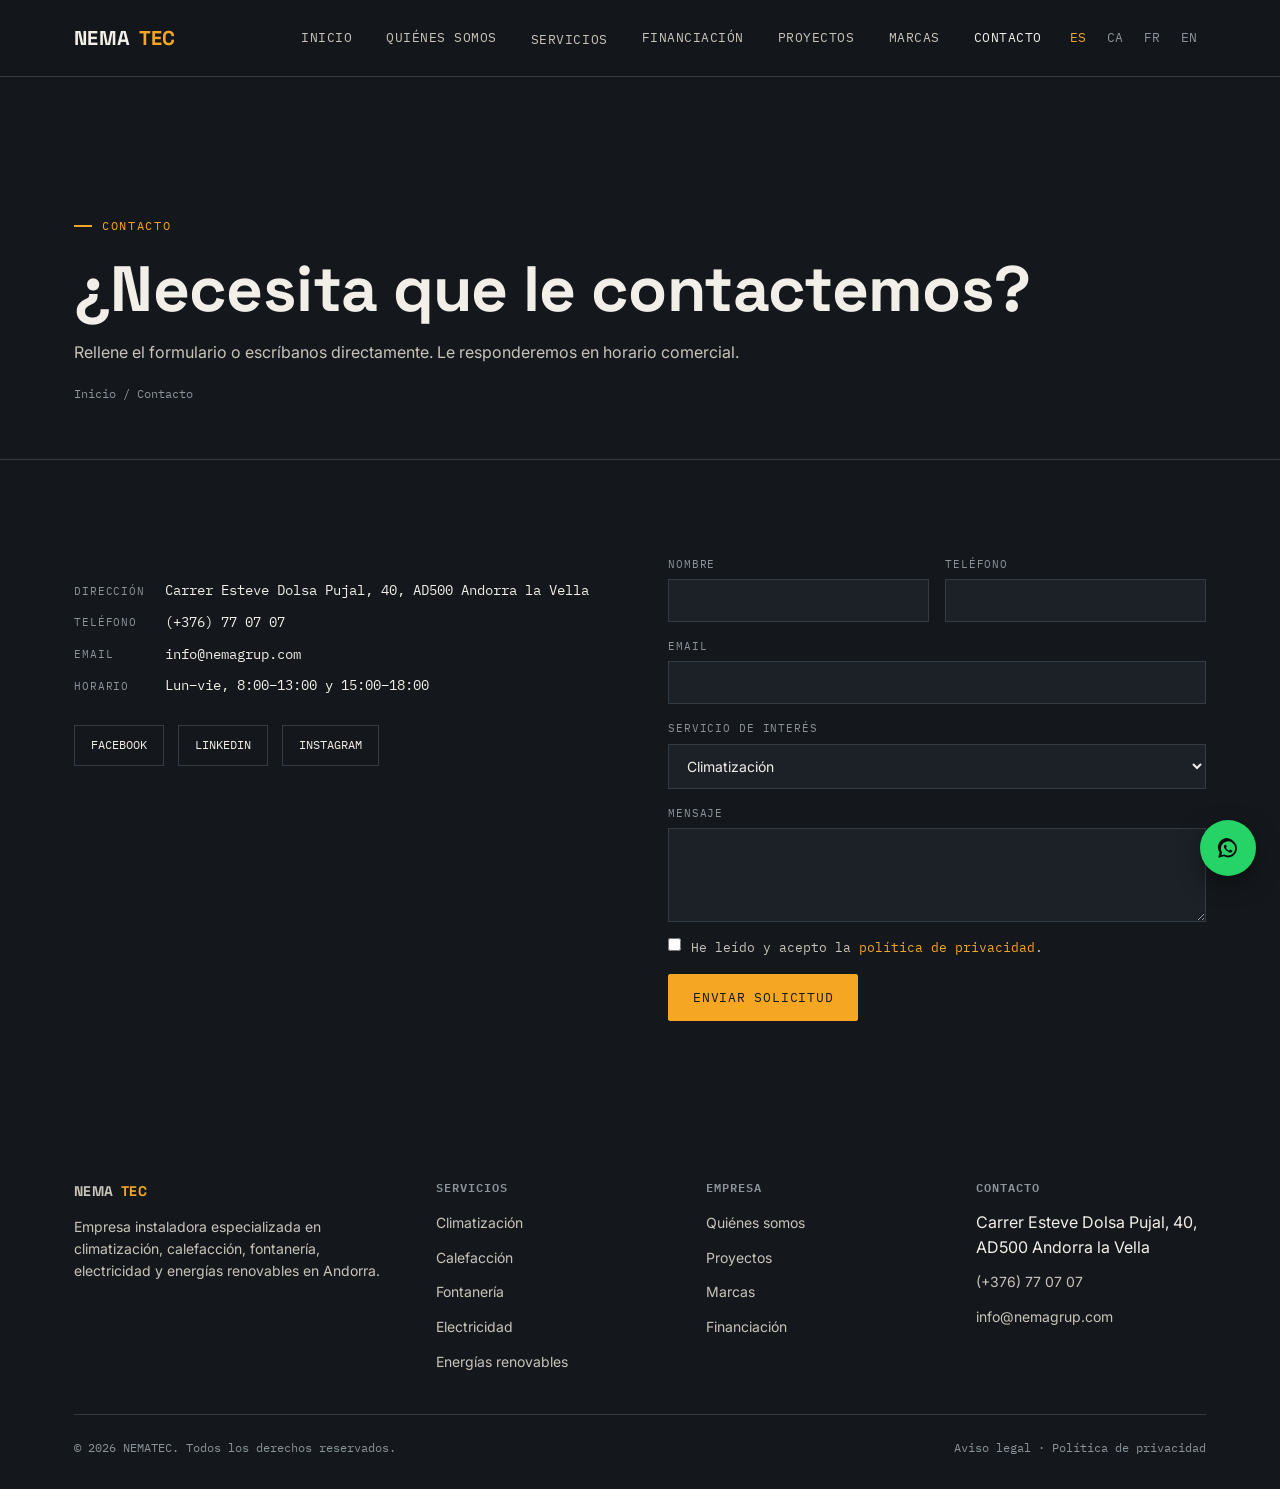
<file: contacto.html>
<!doctype html>
<html lang="es">
<head>
<meta charset="UTF-8">
<meta name="viewport" content="width=device-width, initial-scale=1">
<title>Contacto — NEMATEC | Andorra la Vella</title>
<meta name="description" content="Contacte con NEMATEC para pedir presupuesto de instalación de climatización, calefacción, fontanería, electricidad o energías renovables en Andorra.">
<link rel="canonical" href="https://www.nematec-andorra.com/contacto.html">
<link rel="preconnect" href="https://fonts.googleapis.com">
<link href="https://fonts.googleapis.com/css2?family=Space+Grotesk:wght@500;600;700&family=Inter:wght@400;500;600&family=IBM+Plex+Mono:wght@400;500&display=swap" rel="stylesheet">
<link rel="stylesheet" href="css/style.css">
</head>
<body>

<header class="site-header">
  <div class="wrap">
    <a href="index.html" class="logo">NEMA<span>TEC</span></a>
    <nav class="nav" aria-label="Navegación principal">
      <a href="index.html">Inicio</a>
      <a href="quienes-somos.html">Quiénes somos</a>
      <div class="has-sub">
        <a href="servicios.html">Servicios</a>
        <div class="sub-menu">
          <a href="servicios/climatizacion.html">Climatización</a>
<a href="servicios/calefaccion.html">Calefacción</a>
<a href="servicios/fontaneria.html">Fontanería</a>
<a href="servicios/electricidad.html">Electricidad</a>
<a href="servicios/energias-renovables.html">Energías renovables</a>
        </div>
      </div>
      <a href="financiacion.html">Financiación</a>
      <a href="proyectos.html">Proyectos</a>
      <a href="marcas.html">Marcas</a>
      <a href="contacto.html" class="is-active">Contacto</a>
      <div class="lang-switch">
        <a href="index.html" class="is-active">ES</a>
        <a href="#" onclick="return false;">CA</a>
        <a href="#" onclick="return false;">FR</a>
        <a href="#" onclick="return false;">EN</a>
      </div>
    </nav>
    <button class="nav-toggle" aria-label="Abrir menú" aria-expanded="false">☰</button>
  </div>
</header>

<main>

  <section class="page-header">
    <div class="wrap">
      <p class="eyebrow">Contacto</p>
      <h1>¿Necesita que le contactemos?</h1>
      <p style="margin-top:16px; max-width:70ch;">Rellene el formulario o escríbanos directamente. Le responderemos en horario comercial.</p>
      <div class="breadcrumb"><a href="index.html">Inicio</a> / Contacto</div>
    </div>
  </section>
  <section class="section" style="border-bottom:none;">
    <div class="wrap contact-grid">
      <div class="contact-info">
        <dl>
          <dt>Dirección</dt>
          <dd>Carrer Esteve Dolsa Pujal, 40, AD500 Andorra la Vella</dd>
          <dt>Teléfono</dt>
          <dd><a href="tel:+376770707">(+376) 77 07 07</a></dd>
          <dt>Email</dt>
          <dd><a href="mailto:info@nemagrup.com">info@nemagrup.com</a></dd>
          <dt>Horario</dt>
          <dd>Lun&ndash;vie, 8:00&ndash;13:00 y 15:00&ndash;18:00</dd>
        </dl>
        <div class="contact-social">
          <a href="https://www.facebook.com/profile.php?id=61566970050424" target="_blank" rel="noopener">Facebook</a>
          <a href="https://www.linkedin.com/company/nemagrup/" target="_blank" rel="noopener">LinkedIn</a>
          <a href="https://www.instagram.com/nema_grup/" target="_blank" rel="noopener">Instagram</a>
        </div>
      </div>
      <form class="form" action="#" method="post">
        <div class="form-row">
          <div class="field">
            <label for="nombre">Nombre</label>
            <input type="text" id="nombre" name="nombre" required>
          </div>
          <div class="field">
            <label for="telefono">Teléfono</label>
            <input type="tel" id="telefono" name="telefono" required>
          </div>
        </div>
        <div class="field">
          <label for="email">Email</label>
          <input type="email" id="email" name="email" required>
        </div>
        <div class="field">
          <label for="servicio">Servicio de interés</label>
          <select id="servicio" name="servicio">
            <option>Climatización</option>
            <option>Calefacción</option>
            <option>Fontanería</option>
            <option>Electricidad</option>
            <option>Energías renovables</option>
            <option>Otro / no lo sé</option>
          </select>
        </div>
        <div class="field">
          <label for="mensaje">Mensaje</label>
          <textarea id="mensaje" name="mensaje" rows="4"></textarea>
        </div>
        <div class="field field--check">
          <input type="checkbox" id="privacidad" name="privacidad" required>
          <label for="privacidad">He leído y acepto la <a href="#">política de privacidad</a>.</label>
        </div>
        <button type="submit" class="btn btn--solid" style="align-self:flex-start;">Enviar solicitud</button>
      </form>
    </div>
  </section>

</main>

<footer class="site-footer">
  <div class="wrap">
    <div class="footer-grid">
      <div class="footer-col">
        <a href="index.html" class="logo">NEMA<span>TEC</span></a>
        <p style="margin-top:14px; font-size:14px;">Empresa instaladora especializada en climatización, calefacción, fontanería, electricidad y energías renovables en Andorra.</p>
      </div>
      <div class="footer-col">
        <h4>Servicios</h4>
        <ul>
          <li><a href="servicios/climatizacion.html">Climatización</a></li>
          <li><a href="servicios/calefaccion.html">Calefacción</a></li>
          <li><a href="servicios/fontaneria.html">Fontanería</a></li>
          <li><a href="servicios/electricidad.html">Electricidad</a></li>
          <li><a href="servicios/energias-renovables.html">Energías renovables</a></li>
        </ul>
      </div>
      <div class="footer-col">
        <h4>Empresa</h4>
        <ul>
          <li><a href="quienes-somos.html">Quiénes somos</a></li>
          <li><a href="proyectos.html">Proyectos</a></li>
          <li><a href="marcas.html">Marcas</a></li>
          <li><a href="financiacion.html">Financiación</a></li>
        </ul>
      </div>
      <div class="footer-col">
        <h4>Contacto</h4>
        <ul>
          <li>Carrer Esteve Dolsa Pujal, 40, AD500 Andorra la Vella</li>
          <li><a href="tel:+376770707">(+376) 77 07 07</a></li>
          <li><a href="mailto:info@nemagrup.com">info@nemagrup.com</a></li>
        </ul>
      </div>
    </div>
    <div class="footer-bottom">
      <span>© 2026 NEMATEC. Todos los derechos reservados.</span>
      <span><a href="#">Aviso legal</a> · <a href="#">Política de privacidad</a></span>
    </div>
  </div>
</footer>

<a class="whatsapp-fab" href="https://wa.me/376770707" target="_blank" rel="noopener" aria-label="Escribir por WhatsApp">
  <svg viewBox="0 0 24 24" fill="#0a0a0a"><path d="M17.6 6.3A8 8 0 0 0 4.2 15.9L3 21l5.2-1.4a8 8 0 0 0 12-6.9 8 8 0 0 0-2.6-6.4zM12 19a6.6 6.6 0 0 1-3.4-.9l-.2-.1-2.5.6.7-2.4-.2-.3A6.6 6.6 0 1 1 18.6 12 6.6 6.6 0 0 1 12 19zm3.6-4.9c-.2-.1-1.2-.6-1.3-.6s-.3-.1-.4.1-.5.6-.6.7-.2.1-.4.1a5.4 5.4 0 0 1-1.6-1 6 6 0 0 1-1.1-1.4c-.1-.2 0-.3.1-.4l.3-.3c.1-.1.1-.2.2-.3a.4.4 0 0 0 0-.4c0-.1-.4-1-.6-1.3s-.3-.3-.4-.3h-.4a.7.7 0 0 0-.5.2 2.2 2.2 0 0 0-.7 1.6 3.8 3.8 0 0 0 .8 2 8.7 8.7 0 0 0 3.3 2.9c.5.2.8.3 1.1.4a2.7 2.7 0 0 0 1.2.1 2 2 0 0 0 1.3-.9 1.6 1.6 0 0 0 .1-.9c-.1 0-.2-.1-.4-.2z"/></svg>
</a>

<script src="js/main.js"></script>
</body>
</html>
</file>
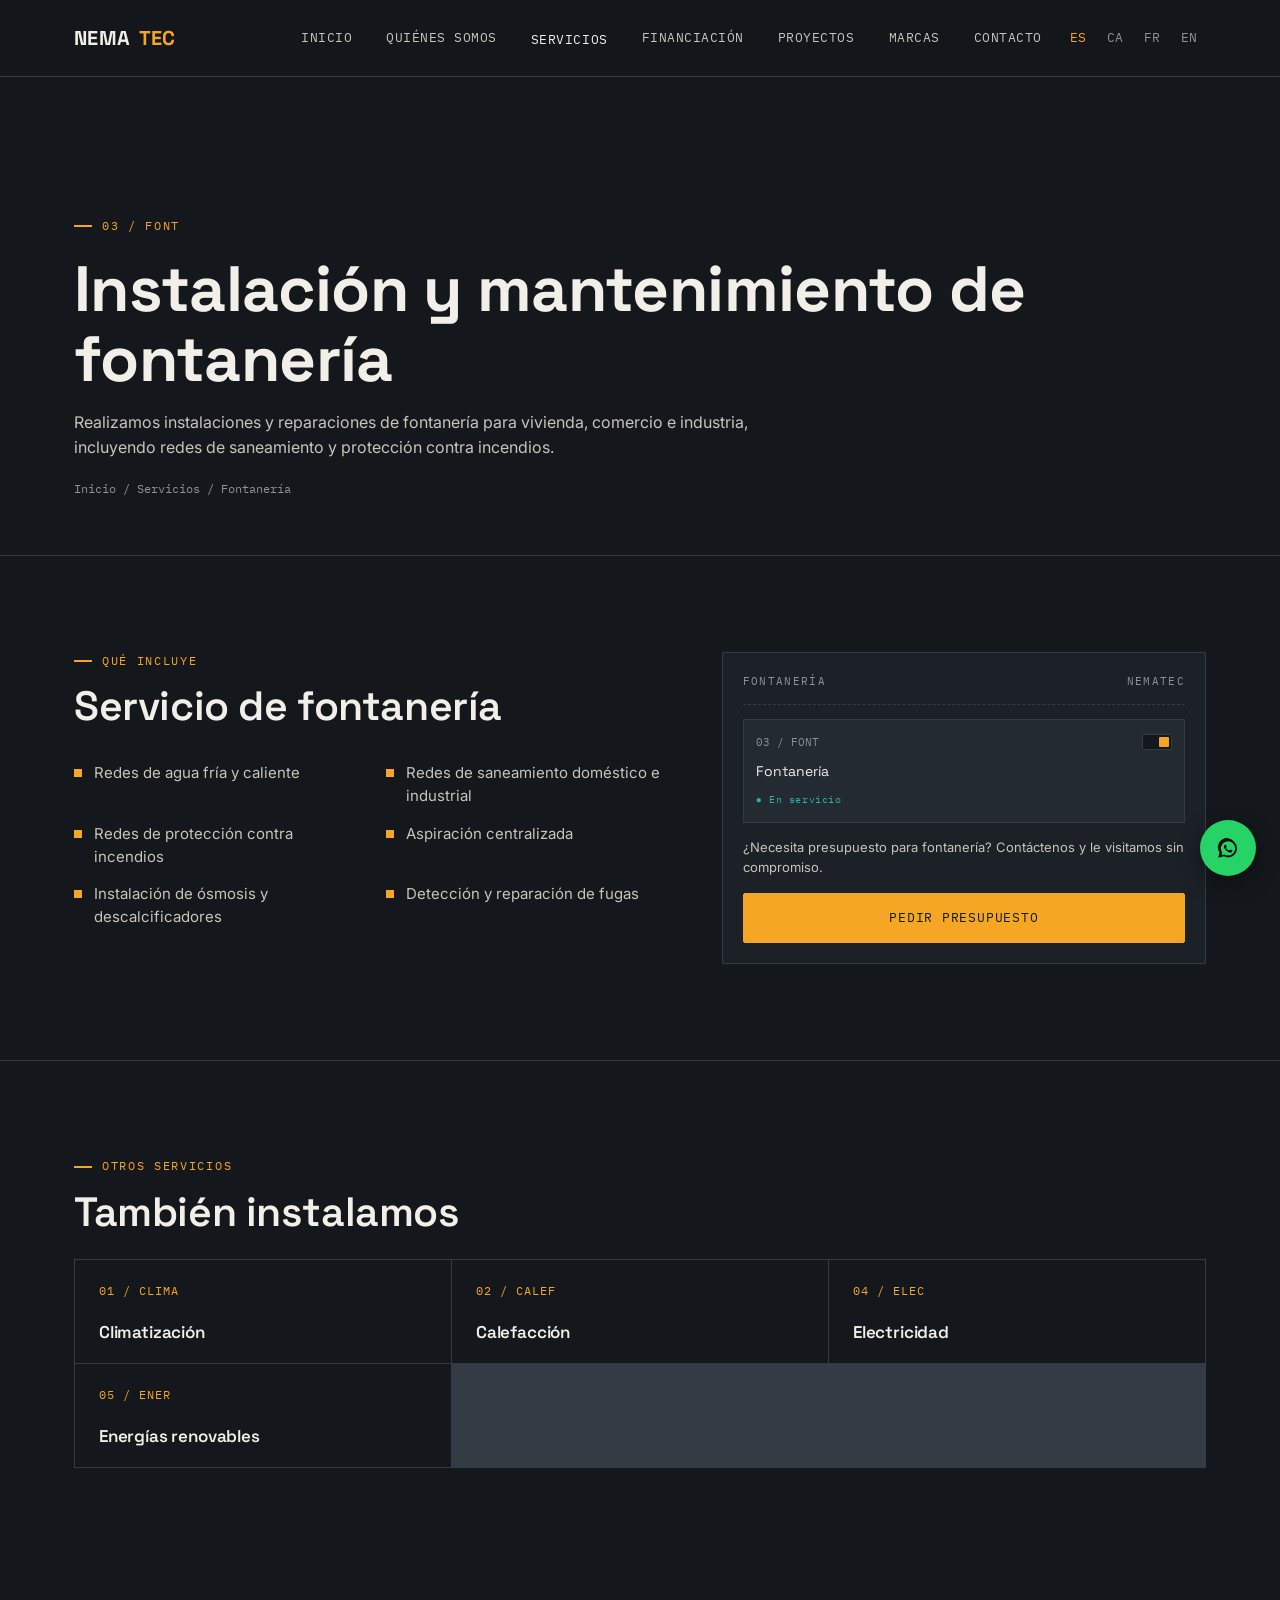
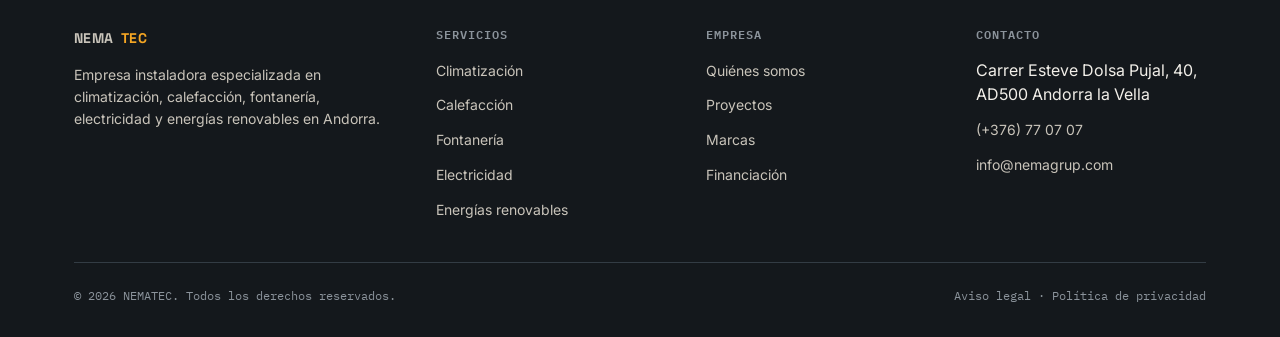
<file: energias-renovables.html>
<!doctype html>
<html lang="es">
<head>
<meta charset="UTF-8">
<meta name="viewport" content="width=device-width, initial-scale=1">
<title>Fontanería — NEMATEC | Instalación y mantenimiento en Andorra</title>
<meta name="description" content="Instalamos y reparamos redes de agua fría y caliente, saneamiento y sistemas contra incendios en Andorra.">
<link rel="canonical" href="https://www.nematec-andorra.com/servicios/fontaneria.html">
<link rel="preconnect" href="https://fonts.googleapis.com">
<link href="https://fonts.googleapis.com/css2?family=Space+Grotesk:wght@500;600;700&family=Inter:wght@400;500;600&family=IBM+Plex+Mono:wght@400;500&display=swap" rel="stylesheet">
<link rel="stylesheet" href="../css/style.css">
</head>
<body>

<header class="site-header">
  <div class="wrap">
    <a href="../index.html" class="logo">NEMA<span>TEC</span></a>
    <nav class="nav" aria-label="Navegación principal">
      <a href="../index.html">Inicio</a>
      <a href="../quienes-somos.html">Quiénes somos</a>
      <div class="has-sub">
        <a href="../servicios.html" class="is-active">Servicios</a>
        <div class="sub-menu">
          <a href="../servicios/climatizacion.html">Climatización</a>
<a href="../servicios/calefaccion.html">Calefacción</a>
<a href="../servicios/fontaneria.html">Fontanería</a>
<a href="../servicios/electricidad.html">Electricidad</a>
<a href="../servicios/energias-renovables.html">Energías renovables</a>
        </div>
      </div>
      <a href="../financiacion.html">Financiación</a>
      <a href="../proyectos.html">Proyectos</a>
      <a href="../marcas.html">Marcas</a>
      <a href="../contacto.html">Contacto</a>
      <div class="lang-switch">
        <a href="../index.html" class="is-active">ES</a>
        <a href="#" onclick="return false;">CA</a>
        <a href="#" onclick="return false;">FR</a>
        <a href="#" onclick="return false;">EN</a>
      </div>
    </nav>
    <button class="nav-toggle" aria-label="Abrir menú" aria-expanded="false">☰</button>
  </div>
</header>

<main>

  <section class="page-header">
    <div class="wrap">
      <p class="eyebrow">03 / FONT</p>
      <h1>Instalación y mantenimiento de fontanería</h1>
      <p style="margin-top:16px; max-width:70ch;">Realizamos instalaciones y reparaciones de fontanería para vivienda, comercio e industria, incluyendo redes de saneamiento y protección contra incendios.</p>
      <div class="breadcrumb"><a href="../index.html">Inicio</a> / <a href="../servicios.html">Servicios</a> / Fontanería</div>
    </div>
  </section>

  <section class="section">
    <div class="wrap two-col">
      <div>
        <p class="eyebrow">Qué incluye</p>
        <h2>Servicio de fontanería</h2>
        <ul class="spec-list">
          <li>Redes de agua fría y caliente</li>
<li>Redes de saneamiento doméstico e industrial</li>
<li>Redes de protección contra incendios</li>
<li>Aspiración centralizada</li>
<li>Instalación de ósmosis y descalcificadores</li>
<li>Detección y reparación de fugas</li>
        </ul>
      </div>
      <div class="breaker-panel">
        <div class="breaker-panel__label"><span>Fontanería</span><span>NEMATEC</span></div>
        <div class="breaker" style="margin-bottom:10px;">
          <div class="breaker__top"><span>03 / FONT</span><span class="breaker__switch"></span></div>
          <span class="breaker__name">Fontanería</span>
          <span class="breaker__status">&#9679; En servicio</span>
        </div>
        <p style="font-size:13px; margin-top:14px;">¿Necesita presupuesto para fontanería? Contáctenos y le visitamos sin compromiso.</p>
        <a href="../contacto.html" class="btn btn--solid" style="margin-top:16px; width:100%; justify-content:center;">Pedir presupuesto</a>
      </div>
    </div>
  </section>

  <section class="section" style="border-bottom:none;">
    <div class="wrap">
      <p class="eyebrow">Otros servicios</p>
      <h2>También instalamos</h2>
      <div class="services-grid" style="margin-top:24px;">
        <a class="service-card" href="climatizacion.html" style="min-height:auto; padding:22px 24px;"><span class="service-card__code">01 / CLIMA</span><h3 style="margin-top:6px; font-size:17px;">Climatización</h3></a>
<a class="service-card" href="calefaccion.html" style="min-height:auto; padding:22px 24px;"><span class="service-card__code">02 / CALEF</span><h3 style="margin-top:6px; font-size:17px;">Calefacción</h3></a>
<a class="service-card" href="electricidad.html" style="min-height:auto; padding:22px 24px;"><span class="service-card__code">04 / ELEC</span><h3 style="margin-top:6px; font-size:17px;">Electricidad</h3></a>
<a class="service-card" href="energias-renovables.html" style="min-height:auto; padding:22px 24px;"><span class="service-card__code">05 / ENER</span><h3 style="margin-top:6px; font-size:17px;">Energías renovables</h3></a>
      </div>
    </div>
  </section>

</main>

<footer class="site-footer">
  <div class="wrap">
    <div class="footer-grid">
      <div class="footer-col">
        <a href="../index.html" class="logo">NEMA<span>TEC</span></a>
        <p style="margin-top:14px; font-size:14px;">Empresa instaladora especializada en climatización, calefacción, fontanería, electricidad y energías renovables en Andorra.</p>
      </div>
      <div class="footer-col">
        <h4>Servicios</h4>
        <ul>
          <li><a href="../servicios/climatizacion.html">Climatización</a></li>
          <li><a href="../servicios/calefaccion.html">Calefacción</a></li>
          <li><a href="../servicios/fontaneria.html">Fontanería</a></li>
          <li><a href="../servicios/electricidad.html">Electricidad</a></li>
          <li><a href="../servicios/energias-renovables.html">Energías renovables</a></li>
        </ul>
      </div>
      <div class="footer-col">
        <h4>Empresa</h4>
        <ul>
          <li><a href="../quienes-somos.html">Quiénes somos</a></li>
          <li><a href="../proyectos.html">Proyectos</a></li>
          <li><a href="../marcas.html">Marcas</a></li>
          <li><a href="../financiacion.html">Financiación</a></li>
        </ul>
      </div>
      <div class="footer-col">
        <h4>Contacto</h4>
        <ul>
          <li>Carrer Esteve Dolsa Pujal, 40, AD500 Andorra la Vella</li>
          <li><a href="tel:+376770707">(+376) 77 07 07</a></li>
          <li><a href="mailto:info@nemagrup.com">info@nemagrup.com</a></li>
        </ul>
      </div>
    </div>
    <div class="footer-bottom">
      <span>© 2026 NEMATEC. Todos los derechos reservados.</span>
      <span><a href="#">Aviso legal</a> · <a href="#">Política de privacidad</a></span>
    </div>
  </div>
</footer>

<a class="whatsapp-fab" href="https://wa.me/376770707" target="_blank" rel="noopener" aria-label="Escribir por WhatsApp">
  <svg viewBox="0 0 24 24" fill="#0a0a0a"><path d="M17.6 6.3A8 8 0 0 0 4.2 15.9L3 21l5.2-1.4a8 8 0 0 0 12-6.9 8 8 0 0 0-2.6-6.4zM12 19a6.6 6.6 0 0 1-3.4-.9l-.2-.1-2.5.6.7-2.4-.2-.3A6.6 6.6 0 1 1 18.6 12 6.6 6.6 0 0 1 12 19zm3.6-4.9c-.2-.1-1.2-.6-1.3-.6s-.3-.1-.4.1-.5.6-.6.7-.2.1-.4.1a5.4 5.4 0 0 1-1.6-1 6 6 0 0 1-1.1-1.4c-.1-.2 0-.3.1-.4l.3-.3c.1-.1.1-.2.2-.3a.4.4 0 0 0 0-.4c0-.1-.4-1-.6-1.3s-.3-.3-.4-.3h-.4a.7.7 0 0 0-.5.2 2.2 2.2 0 0 0-.7 1.6 3.8 3.8 0 0 0 .8 2 8.7 8.7 0 0 0 3.3 2.9c.5.2.8.3 1.1.4a2.7 2.7 0 0 0 1.2.1 2 2 0 0 0 1.3-.9 1.6 1.6 0 0 0 .1-.9c-.1 0-.2-.1-.4-.2z"/></svg>
</a>

<script src="../js/main.js"></script>
</body>
</html>
</file>
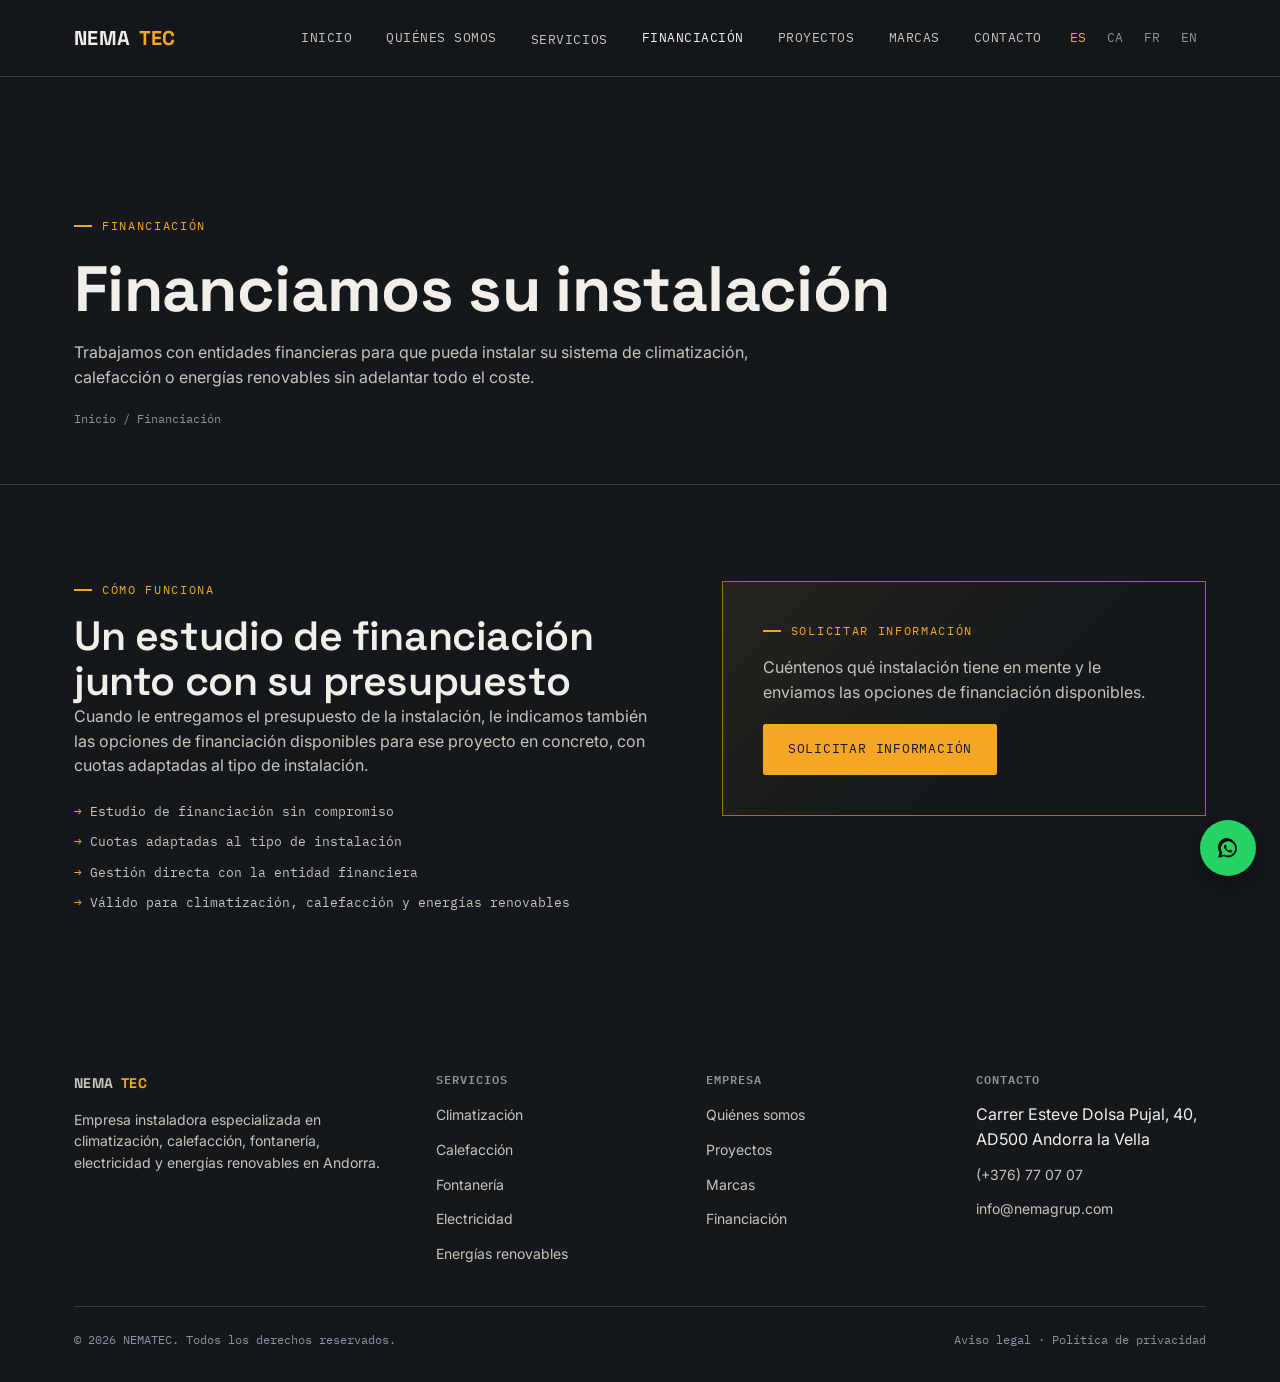
<file: financiacion.html>
<!doctype html>
<html lang="es">
<head>
<meta charset="UTF-8">
<meta name="viewport" content="width=device-width, initial-scale=1">
<title>Financiación — NEMATEC | Financia tu instalación en Andorra</title>
<meta name="description" content="Opciones de financiación para instalaciones de climatización, calefacción y energías renovables con NEMATEC en Andorra.">
<link rel="canonical" href="https://www.nematec-andorra.com/financiacion.html">
<link rel="preconnect" href="https://fonts.googleapis.com">
<link href="https://fonts.googleapis.com/css2?family=Space+Grotesk:wght@500;600;700&family=Inter:wght@400;500;600&family=IBM+Plex+Mono:wght@400;500&display=swap" rel="stylesheet">
<link rel="stylesheet" href="css/style.css">
</head>
<body>

<header class="site-header">
  <div class="wrap">
    <a href="index.html" class="logo">NEMA<span>TEC</span></a>
    <nav class="nav" aria-label="Navegación principal">
      <a href="index.html">Inicio</a>
      <a href="quienes-somos.html">Quiénes somos</a>
      <div class="has-sub">
        <a href="servicios.html">Servicios</a>
        <div class="sub-menu">
          <a href="servicios/climatizacion.html">Climatización</a>
<a href="servicios/calefaccion.html">Calefacción</a>
<a href="servicios/fontaneria.html">Fontanería</a>
<a href="servicios/electricidad.html">Electricidad</a>
<a href="servicios/energias-renovables.html">Energías renovables</a>
        </div>
      </div>
      <a href="financiacion.html" class="is-active">Financiación</a>
      <a href="proyectos.html">Proyectos</a>
      <a href="marcas.html">Marcas</a>
      <a href="contacto.html">Contacto</a>
      <div class="lang-switch">
        <a href="index.html" class="is-active">ES</a>
        <a href="#" onclick="return false;">CA</a>
        <a href="#" onclick="return false;">FR</a>
        <a href="#" onclick="return false;">EN</a>
      </div>
    </nav>
    <button class="nav-toggle" aria-label="Abrir menú" aria-expanded="false">☰</button>
  </div>
</header>

<main>

  <section class="page-header">
    <div class="wrap">
      <p class="eyebrow">Financiación</p>
      <h1>Financiamos su instalación</h1>
      <p style="margin-top:16px; max-width:70ch;">Trabajamos con entidades financieras para que pueda instalar su sistema de climatización, calefacción o energías renovables sin adelantar todo el coste.</p>
      <div class="breadcrumb"><a href="index.html">Inicio</a> / Financiación</div>
    </div>
  </section>
  <section class="section" style="border-bottom:none;">
    <div class="wrap two-col">
      <div>
        <p class="eyebrow">Cómo funciona</p>
        <h2>Un estudio de financiación junto con su presupuesto</h2>
        <p>Cuando le entregamos el presupuesto de la instalación, le indicamos también las opciones de financiación disponibles para ese proyecto en concreto, con cuotas adaptadas al tipo de instalación.</p>
        <ul class="finance-list" style="margin-top:24px;">
          <li>Estudio de financiación sin compromiso</li>
          <li>Cuotas adaptadas al tipo de instalación</li>
          <li>Gestión directa con la entidad financiera</li>
          <li>Válido para climatización, calefacción y energías renovables</li>
        </ul>
      </div>
      <div class="finance-box" style="grid-template-columns:1fr;">
        <div>
          <p class="eyebrow">Solicitar información</p>
          <p>Cuéntenos qué instalación tiene en mente y le enviamos las opciones de financiación disponibles.</p>
          <a href="contacto.html" class="btn btn--solid" style="margin-top:20px;">Solicitar información</a>
        </div>
      </div>
    </div>
  </section>

</main>

<footer class="site-footer">
  <div class="wrap">
    <div class="footer-grid">
      <div class="footer-col">
        <a href="index.html" class="logo">NEMA<span>TEC</span></a>
        <p style="margin-top:14px; font-size:14px;">Empresa instaladora especializada en climatización, calefacción, fontanería, electricidad y energías renovables en Andorra.</p>
      </div>
      <div class="footer-col">
        <h4>Servicios</h4>
        <ul>
          <li><a href="servicios/climatizacion.html">Climatización</a></li>
          <li><a href="servicios/calefaccion.html">Calefacción</a></li>
          <li><a href="servicios/fontaneria.html">Fontanería</a></li>
          <li><a href="servicios/electricidad.html">Electricidad</a></li>
          <li><a href="servicios/energias-renovables.html">Energías renovables</a></li>
        </ul>
      </div>
      <div class="footer-col">
        <h4>Empresa</h4>
        <ul>
          <li><a href="quienes-somos.html">Quiénes somos</a></li>
          <li><a href="proyectos.html">Proyectos</a></li>
          <li><a href="marcas.html">Marcas</a></li>
          <li><a href="financiacion.html">Financiación</a></li>
        </ul>
      </div>
      <div class="footer-col">
        <h4>Contacto</h4>
        <ul>
          <li>Carrer Esteve Dolsa Pujal, 40, AD500 Andorra la Vella</li>
          <li><a href="tel:+376770707">(+376) 77 07 07</a></li>
          <li><a href="mailto:info@nemagrup.com">info@nemagrup.com</a></li>
        </ul>
      </div>
    </div>
    <div class="footer-bottom">
      <span>© 2026 NEMATEC. Todos los derechos reservados.</span>
      <span><a href="#">Aviso legal</a> · <a href="#">Política de privacidad</a></span>
    </div>
  </div>
</footer>

<a class="whatsapp-fab" href="https://wa.me/376770707" target="_blank" rel="noopener" aria-label="Escribir por WhatsApp">
  <svg viewBox="0 0 24 24" fill="#0a0a0a"><path d="M17.6 6.3A8 8 0 0 0 4.2 15.9L3 21l5.2-1.4a8 8 0 0 0 12-6.9 8 8 0 0 0-2.6-6.4zM12 19a6.6 6.6 0 0 1-3.4-.9l-.2-.1-2.5.6.7-2.4-.2-.3A6.6 6.6 0 1 1 18.6 12 6.6 6.6 0 0 1 12 19zm3.6-4.9c-.2-.1-1.2-.6-1.3-.6s-.3-.1-.4.1-.5.6-.6.7-.2.1-.4.1a5.4 5.4 0 0 1-1.6-1 6 6 0 0 1-1.1-1.4c-.1-.2 0-.3.1-.4l.3-.3c.1-.1.1-.2.2-.3a.4.4 0 0 0 0-.4c0-.1-.4-1-.6-1.3s-.3-.3-.4-.3h-.4a.7.7 0 0 0-.5.2 2.2 2.2 0 0 0-.7 1.6 3.8 3.8 0 0 0 .8 2 8.7 8.7 0 0 0 3.3 2.9c.5.2.8.3 1.1.4a2.7 2.7 0 0 0 1.2.1 2 2 0 0 0 1.3-.9 1.6 1.6 0 0 0 .1-.9c-.1 0-.2-.1-.4-.2z"/></svg>
</a>

<script src="js/main.js"></script>
</body>
</html>
</file>
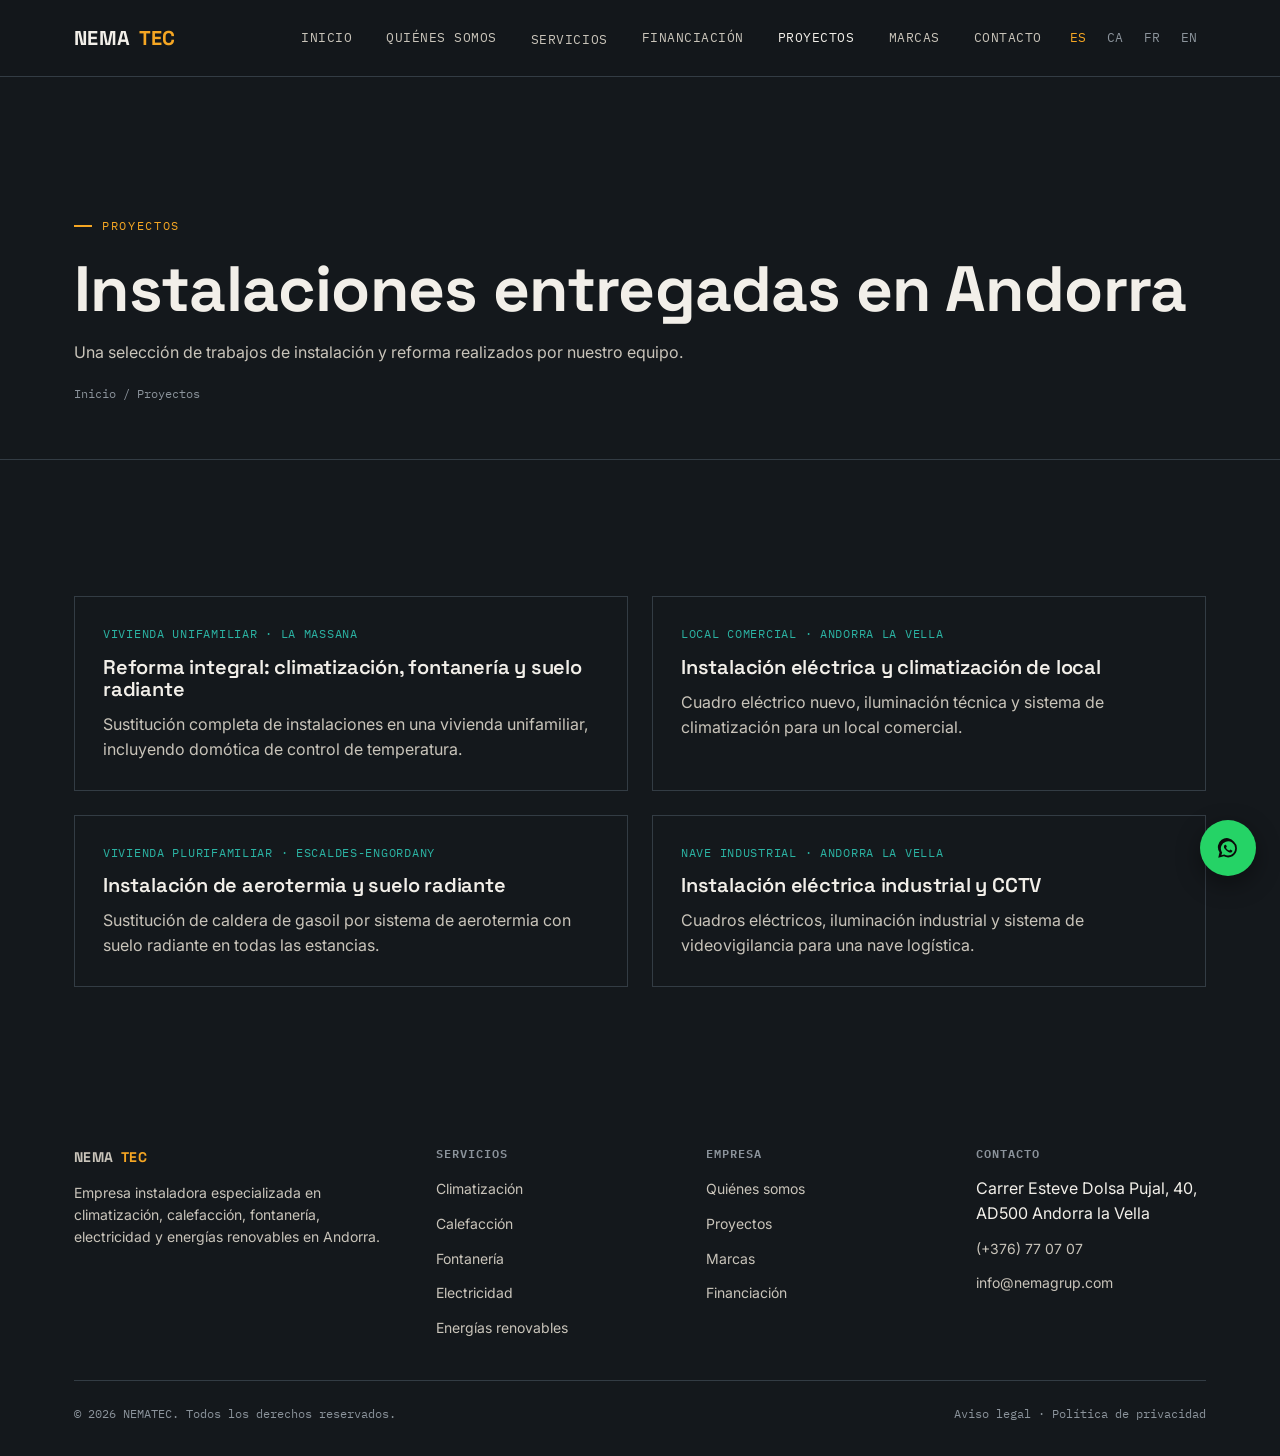
<file: fontaneria.html>
<!doctype html>
<html lang="es">
<head>
<meta charset="UTF-8">
<meta name="viewport" content="width=device-width, initial-scale=1">
<title>Proyectos — NEMATEC | Instalaciones en Andorra</title>
<meta name="description" content="Instalaciones de climatización, electricidad, fontanería y energías renovables realizadas por NEMATEC en viviendas y locales de Andorra.">
<link rel="canonical" href="https://www.nematec-andorra.com/proyectos.html">
<link rel="preconnect" href="https://fonts.googleapis.com">
<link href="https://fonts.googleapis.com/css2?family=Space+Grotesk:wght@500;600;700&family=Inter:wght@400;500;600&family=IBM+Plex+Mono:wght@400;500&display=swap" rel="stylesheet">
<link rel="stylesheet" href="css/style.css">
</head>
<body>

<header class="site-header">
  <div class="wrap">
    <a href="index.html" class="logo">NEMA<span>TEC</span></a>
    <nav class="nav" aria-label="Navegación principal">
      <a href="index.html">Inicio</a>
      <a href="quienes-somos.html">Quiénes somos</a>
      <div class="has-sub">
        <a href="servicios.html">Servicios</a>
        <div class="sub-menu">
          <a href="servicios/climatizacion.html">Climatización</a>
<a href="servicios/calefaccion.html">Calefacción</a>
<a href="servicios/fontaneria.html">Fontanería</a>
<a href="servicios/electricidad.html">Electricidad</a>
<a href="servicios/energias-renovables.html">Energías renovables</a>
        </div>
      </div>
      <a href="financiacion.html">Financiación</a>
      <a href="proyectos.html" class="is-active">Proyectos</a>
      <a href="marcas.html">Marcas</a>
      <a href="contacto.html">Contacto</a>
      <div class="lang-switch">
        <a href="index.html" class="is-active">ES</a>
        <a href="#" onclick="return false;">CA</a>
        <a href="#" onclick="return false;">FR</a>
        <a href="#" onclick="return false;">EN</a>
      </div>
    </nav>
    <button class="nav-toggle" aria-label="Abrir menú" aria-expanded="false">☰</button>
  </div>
</header>

<main>

  <section class="page-header">
    <div class="wrap">
      <p class="eyebrow">Proyectos</p>
      <h1>Instalaciones entregadas en Andorra</h1>
      <p style="margin-top:16px; max-width:70ch;">Una selección de trabajos de instalación y reforma realizados por nuestro equipo.</p>
      <div class="breadcrumb"><a href="index.html">Inicio</a> / Proyectos</div>
    </div>
  </section>
  <section class="section" style="border-bottom:none;">
    <div class="wrap">
      <div class="projects-grid">
        <div class="project-card">
          <span class="project-card__meta">Vivienda unifamiliar · La Massana</span>
          <h3>Reforma integral: climatización, fontanería y suelo radiante</h3>
          <p>Sustitución completa de instalaciones en una vivienda unifamiliar, incluyendo domótica de control de temperatura.</p>
        </div>
        <div class="project-card">
          <span class="project-card__meta">Local comercial · Andorra la Vella</span>
          <h3>Instalación eléctrica y climatización de local</h3>
          <p>Cuadro eléctrico nuevo, iluminación técnica y sistema de climatización para un local comercial.</p>
        </div>
        <div class="project-card">
          <span class="project-card__meta">Vivienda plurifamiliar · Escaldes-Engordany</span>
          <h3>Instalación de aerotermia y suelo radiante</h3>
          <p>Sustitución de caldera de gasoil por sistema de aerotermia con suelo radiante en todas las estancias.</p>
        </div>
        <div class="project-card">
          <span class="project-card__meta">Nave industrial · Andorra la Vella</span>
          <h3>Instalación eléctrica industrial y CCTV</h3>
          <p>Cuadros eléctricos, iluminación industrial y sistema de videovigilancia para una nave logística.</p>
        </div>
      </div>
    </div>
  </section>

</main>

<footer class="site-footer">
  <div class="wrap">
    <div class="footer-grid">
      <div class="footer-col">
        <a href="index.html" class="logo">NEMA<span>TEC</span></a>
        <p style="margin-top:14px; font-size:14px;">Empresa instaladora especializada en climatización, calefacción, fontanería, electricidad y energías renovables en Andorra.</p>
      </div>
      <div class="footer-col">
        <h4>Servicios</h4>
        <ul>
          <li><a href="servicios/climatizacion.html">Climatización</a></li>
          <li><a href="servicios/calefaccion.html">Calefacción</a></li>
          <li><a href="servicios/fontaneria.html">Fontanería</a></li>
          <li><a href="servicios/electricidad.html">Electricidad</a></li>
          <li><a href="servicios/energias-renovables.html">Energías renovables</a></li>
        </ul>
      </div>
      <div class="footer-col">
        <h4>Empresa</h4>
        <ul>
          <li><a href="quienes-somos.html">Quiénes somos</a></li>
          <li><a href="proyectos.html">Proyectos</a></li>
          <li><a href="marcas.html">Marcas</a></li>
          <li><a href="financiacion.html">Financiación</a></li>
        </ul>
      </div>
      <div class="footer-col">
        <h4>Contacto</h4>
        <ul>
          <li>Carrer Esteve Dolsa Pujal, 40, AD500 Andorra la Vella</li>
          <li><a href="tel:+376770707">(+376) 77 07 07</a></li>
          <li><a href="mailto:info@nemagrup.com">info@nemagrup.com</a></li>
        </ul>
      </div>
    </div>
    <div class="footer-bottom">
      <span>© 2026 NEMATEC. Todos los derechos reservados.</span>
      <span><a href="#">Aviso legal</a> · <a href="#">Política de privacidad</a></span>
    </div>
  </div>
</footer>

<a class="whatsapp-fab" href="https://wa.me/376770707" target="_blank" rel="noopener" aria-label="Escribir por WhatsApp">
  <svg viewBox="0 0 24 24" fill="#0a0a0a"><path d="M17.6 6.3A8 8 0 0 0 4.2 15.9L3 21l5.2-1.4a8 8 0 0 0 12-6.9 8 8 0 0 0-2.6-6.4zM12 19a6.6 6.6 0 0 1-3.4-.9l-.2-.1-2.5.6.7-2.4-.2-.3A6.6 6.6 0 1 1 18.6 12 6.6 6.6 0 0 1 12 19zm3.6-4.9c-.2-.1-1.2-.6-1.3-.6s-.3-.1-.4.1-.5.6-.6.7-.2.1-.4.1a5.4 5.4 0 0 1-1.6-1 6 6 0 0 1-1.1-1.4c-.1-.2 0-.3.1-.4l.3-.3c.1-.1.1-.2.2-.3a.4.4 0 0 0 0-.4c0-.1-.4-1-.6-1.3s-.3-.3-.4-.3h-.4a.7.7 0 0 0-.5.2 2.2 2.2 0 0 0-.7 1.6 3.8 3.8 0 0 0 .8 2 8.7 8.7 0 0 0 3.3 2.9c.5.2.8.3 1.1.4a2.7 2.7 0 0 0 1.2.1 2 2 0 0 0 1.3-.9 1.6 1.6 0 0 0 .1-.9c-.1 0-.2-.1-.4-.2z"/></svg>
</a>

<script src="js/main.js"></script>
</body>
</html>
</file>
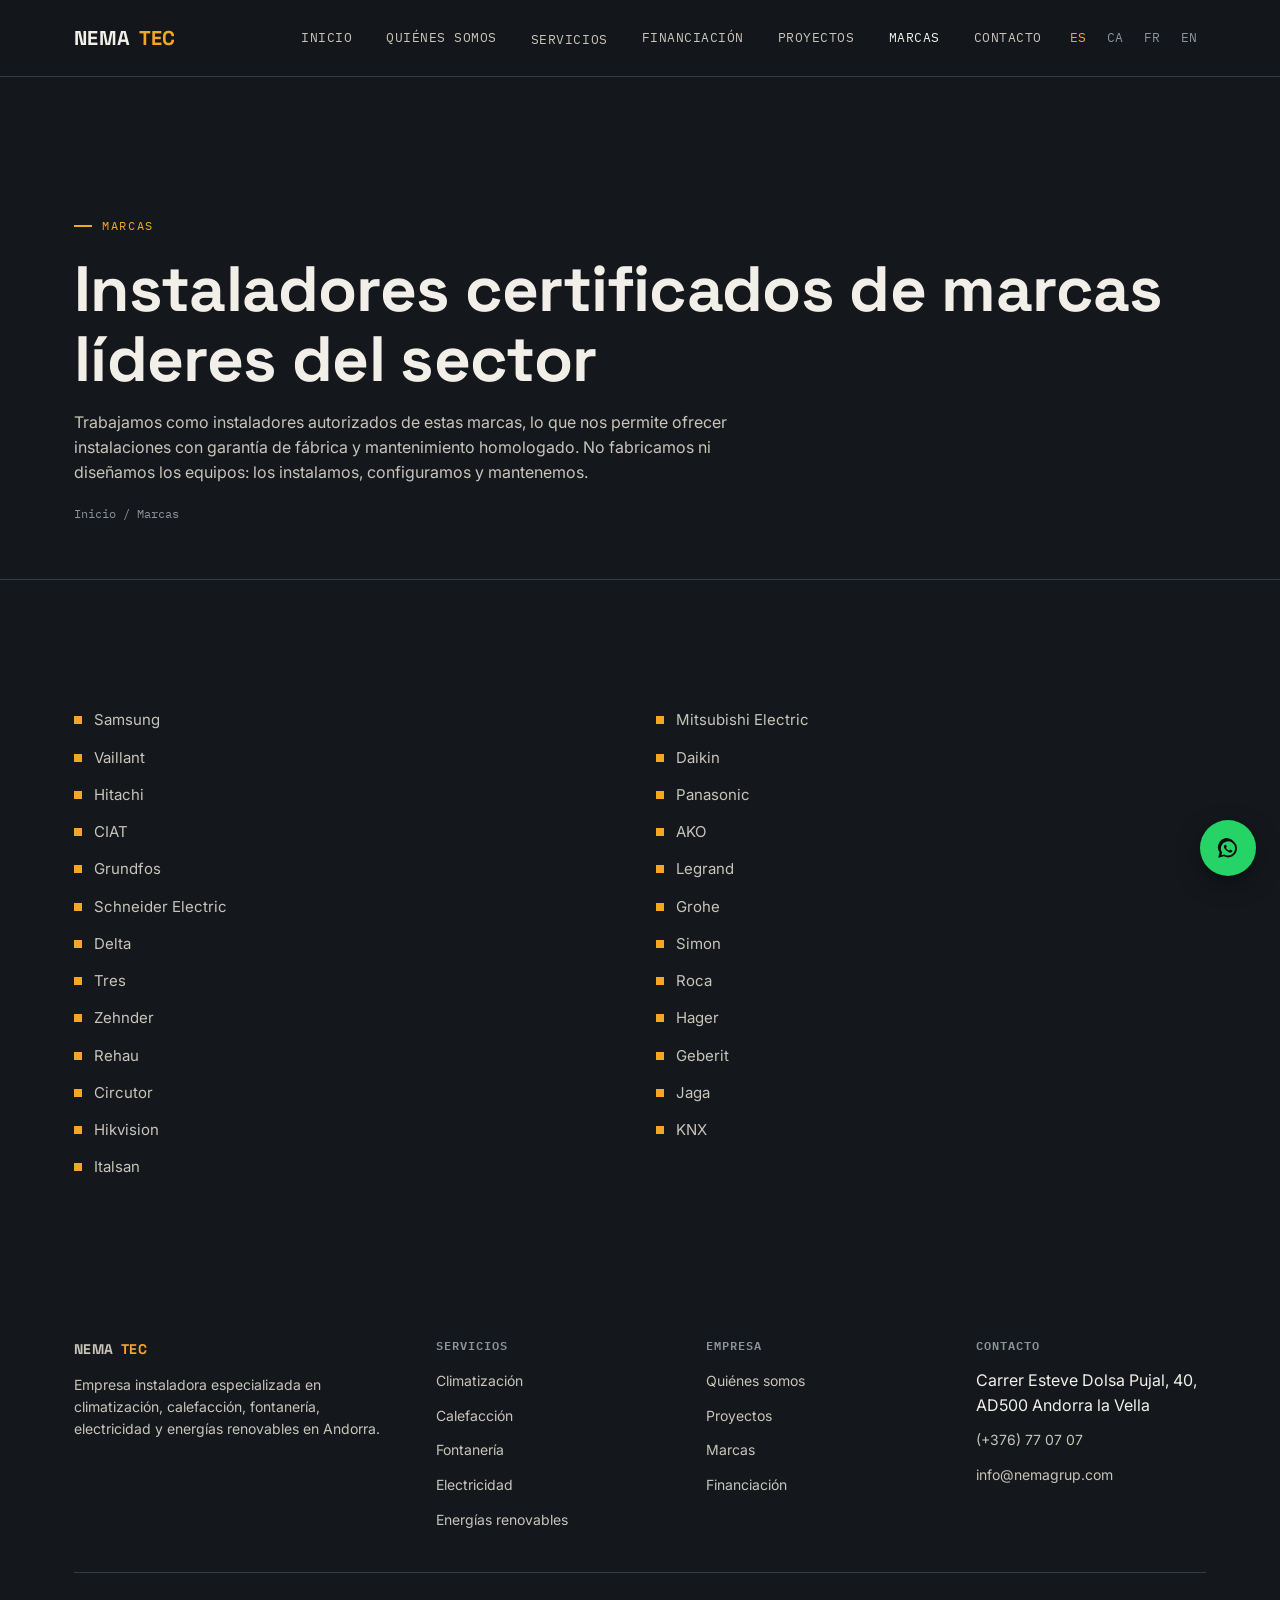
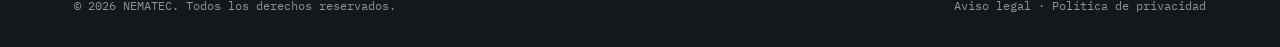
<file: marcas.html>
<!doctype html>
<html lang="es">
<head>
<meta charset="UTF-8">
<meta name="viewport" content="width=device-width, initial-scale=1">
<title>Marcas — NEMATEC | Instaladores certificados en Andorra</title>
<meta name="description" content="NEMATEC trabaja como instalador certificado de Samsung, Daikin, Vaillant, Mitsubishi Electric, Grohe, Legrand, Schneider Electric y otras marcas líderes.">
<link rel="canonical" href="https://www.nematec-andorra.com/marcas.html">
<link rel="preconnect" href="https://fonts.googleapis.com">
<link href="https://fonts.googleapis.com/css2?family=Space+Grotesk:wght@500;600;700&family=Inter:wght@400;500;600&family=IBM+Plex+Mono:wght@400;500&display=swap" rel="stylesheet">
<link rel="stylesheet" href="css/style.css">
</head>
<body>

<header class="site-header">
  <div class="wrap">
    <a href="index.html" class="logo">NEMA<span>TEC</span></a>
    <nav class="nav" aria-label="Navegación principal">
      <a href="index.html">Inicio</a>
      <a href="quienes-somos.html">Quiénes somos</a>
      <div class="has-sub">
        <a href="servicios.html">Servicios</a>
        <div class="sub-menu">
          <a href="servicios/climatizacion.html">Climatización</a>
<a href="servicios/calefaccion.html">Calefacción</a>
<a href="servicios/fontaneria.html">Fontanería</a>
<a href="servicios/electricidad.html">Electricidad</a>
<a href="servicios/energias-renovables.html">Energías renovables</a>
        </div>
      </div>
      <a href="financiacion.html">Financiación</a>
      <a href="proyectos.html">Proyectos</a>
      <a href="marcas.html" class="is-active">Marcas</a>
      <a href="contacto.html">Contacto</a>
      <div class="lang-switch">
        <a href="index.html" class="is-active">ES</a>
        <a href="#" onclick="return false;">CA</a>
        <a href="#" onclick="return false;">FR</a>
        <a href="#" onclick="return false;">EN</a>
      </div>
    </nav>
    <button class="nav-toggle" aria-label="Abrir menú" aria-expanded="false">☰</button>
  </div>
</header>

<main>

  <section class="page-header">
    <div class="wrap">
      <p class="eyebrow">Marcas</p>
      <h1>Instaladores certificados de marcas líderes del sector</h1>
      <p style="margin-top:16px; max-width:70ch;">Trabajamos como instaladores autorizados de estas marcas, lo que nos permite ofrecer instalaciones con garantía de fábrica y mantenimiento homologado. No fabricamos ni diseñamos los equipos: los instalamos, configuramos y mantenemos.</p>
      <div class="breadcrumb"><a href="index.html">Inicio</a> / Marcas</div>
    </div>
  </section>
  <section class="section" style="border-bottom:none;">
    <div class="wrap">
      <ul class="spec-list">
        <li>Samsung</li>
<li>Mitsubishi Electric</li>
<li>Vaillant</li>
<li>Daikin</li>
<li>Hitachi</li>
<li>Panasonic</li>
<li>CIAT</li>
<li>AKO</li>
<li>Grundfos</li>
<li>Legrand</li>
<li>Schneider Electric</li>
<li>Grohe</li>
<li>Delta</li>
<li>Simon</li>
<li>Tres</li>
<li>Roca</li>
<li>Zehnder</li>
<li>Hager</li>
<li>Rehau</li>
<li>Geberit</li>
<li>Circutor</li>
<li>Jaga</li>
<li>Hikvision</li>
<li>KNX</li>
<li>Italsan</li>
      </ul>
    </div>
  </section>

</main>

<footer class="site-footer">
  <div class="wrap">
    <div class="footer-grid">
      <div class="footer-col">
        <a href="index.html" class="logo">NEMA<span>TEC</span></a>
        <p style="margin-top:14px; font-size:14px;">Empresa instaladora especializada en climatización, calefacción, fontanería, electricidad y energías renovables en Andorra.</p>
      </div>
      <div class="footer-col">
        <h4>Servicios</h4>
        <ul>
          <li><a href="servicios/climatizacion.html">Climatización</a></li>
          <li><a href="servicios/calefaccion.html">Calefacción</a></li>
          <li><a href="servicios/fontaneria.html">Fontanería</a></li>
          <li><a href="servicios/electricidad.html">Electricidad</a></li>
          <li><a href="servicios/energias-renovables.html">Energías renovables</a></li>
        </ul>
      </div>
      <div class="footer-col">
        <h4>Empresa</h4>
        <ul>
          <li><a href="quienes-somos.html">Quiénes somos</a></li>
          <li><a href="proyectos.html">Proyectos</a></li>
          <li><a href="marcas.html">Marcas</a></li>
          <li><a href="financiacion.html">Financiación</a></li>
        </ul>
      </div>
      <div class="footer-col">
        <h4>Contacto</h4>
        <ul>
          <li>Carrer Esteve Dolsa Pujal, 40, AD500 Andorra la Vella</li>
          <li><a href="tel:+376770707">(+376) 77 07 07</a></li>
          <li><a href="mailto:info@nemagrup.com">info@nemagrup.com</a></li>
        </ul>
      </div>
    </div>
    <div class="footer-bottom">
      <span>© 2026 NEMATEC. Todos los derechos reservados.</span>
      <span><a href="#">Aviso legal</a> · <a href="#">Política de privacidad</a></span>
    </div>
  </div>
</footer>

<a class="whatsapp-fab" href="https://wa.me/376770707" target="_blank" rel="noopener" aria-label="Escribir por WhatsApp">
  <svg viewBox="0 0 24 24" fill="#0a0a0a"><path d="M17.6 6.3A8 8 0 0 0 4.2 15.9L3 21l5.2-1.4a8 8 0 0 0 12-6.9 8 8 0 0 0-2.6-6.4zM12 19a6.6 6.6 0 0 1-3.4-.9l-.2-.1-2.5.6.7-2.4-.2-.3A6.6 6.6 0 1 1 18.6 12 6.6 6.6 0 0 1 12 19zm3.6-4.9c-.2-.1-1.2-.6-1.3-.6s-.3-.1-.4.1-.5.6-.6.7-.2.1-.4.1a5.4 5.4 0 0 1-1.6-1 6 6 0 0 1-1.1-1.4c-.1-.2 0-.3.1-.4l.3-.3c.1-.1.1-.2.2-.3a.4.4 0 0 0 0-.4c0-.1-.4-1-.6-1.3s-.3-.3-.4-.3h-.4a.7.7 0 0 0-.5.2 2.2 2.2 0 0 0-.7 1.6 3.8 3.8 0 0 0 .8 2 8.7 8.7 0 0 0 3.3 2.9c.5.2.8.3 1.1.4a2.7 2.7 0 0 0 1.2.1 2 2 0 0 0 1.3-.9 1.6 1.6 0 0 0 .1-.9c-.1 0-.2-.1-.4-.2z"/></svg>
</a>

<script src="js/main.js"></script>
</body>
</html>
</file>
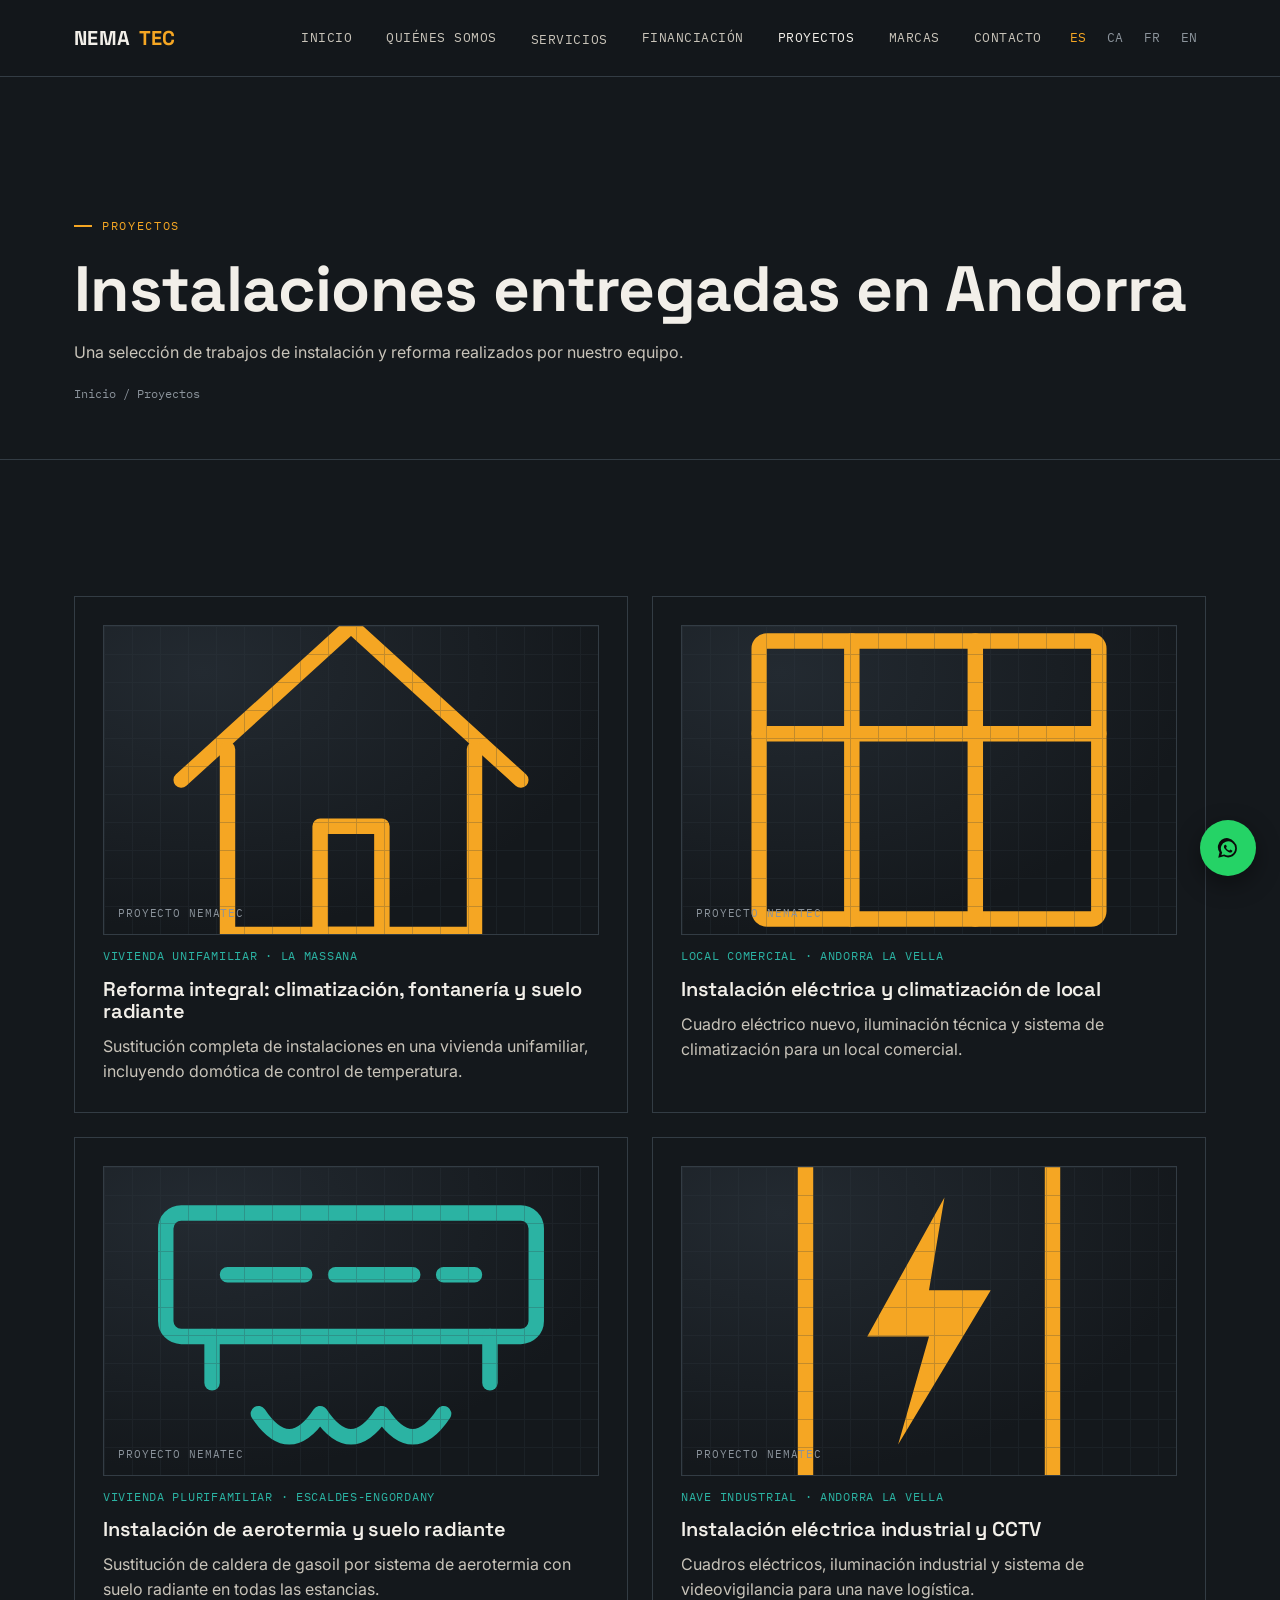
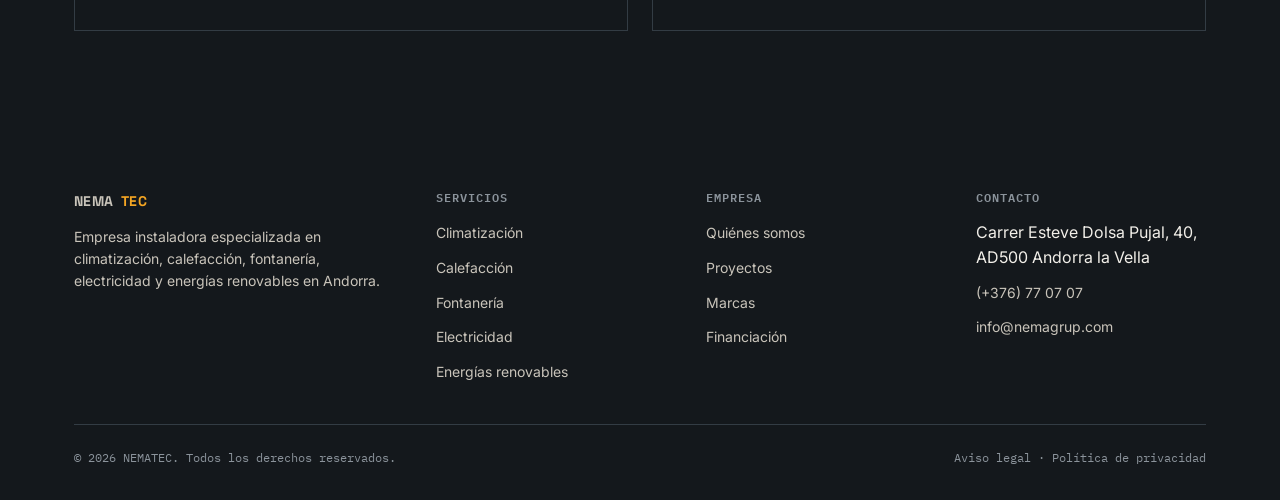
<file: proyectos.html>
<!doctype html>
<html lang="es">
<head>
<meta charset="UTF-8">
<meta name="viewport" content="width=device-width, initial-scale=1">
<title>Proyectos — NEMATEC | Instalaciones en Andorra</title>
<meta name="description" content="Instalaciones de climatización, electricidad, fontanería y energías renovables realizadas por NEMATEC en viviendas y locales de Andorra.">
<link rel="canonical" href="https://www.nematec-andorra.com/proyectos.html">
<link rel="preconnect" href="https://fonts.googleapis.com">
<link href="https://fonts.googleapis.com/css2?family=Space+Grotesk:wght@500;600;700&family=Inter:wght@400;500;600&family=IBM+Plex+Mono:wght@400;500&display=swap" rel="stylesheet">
<link rel="stylesheet" href="css/style.css">
</head>
<body>

<header class="site-header">
  <div class="wrap">
    <a href="index.html" class="logo">NEMA<span>TEC</span></a>
    <nav class="nav" aria-label="Navegación principal">
      <a href="index.html">Inicio</a>
      <a href="quienes-somos.html">Quiénes somos</a>
      <div class="has-sub">
        <a href="servicios.html">Servicios</a>
        <div class="sub-menu">
          <a href="servicios/climatizacion.html">Climatización</a>
<a href="servicios/calefaccion.html">Calefacción</a>
<a href="servicios/fontaneria.html">Fontanería</a>
<a href="servicios/electricidad.html">Electricidad</a>
<a href="servicios/energias-renovables.html">Energías renovables</a>
        </div>
      </div>
      <a href="financiacion.html">Financiación</a>
      <a href="proyectos.html" class="is-active">Proyectos</a>
      <a href="marcas.html">Marcas</a>
      <a href="contacto.html">Contacto</a>
      <div class="lang-switch">
        <a href="index.html" class="is-active">ES</a>
        <a href="#" onclick="return false;">CA</a>
        <a href="#" onclick="return false;">FR</a>
        <a href="#" onclick="return false;">EN</a>
      </div>
    </nav>
    <button class="nav-toggle" aria-label="Abrir menú" aria-expanded="false">☰</button>
  </div>
</header>

<main>

  <section class="page-header">
    <div class="wrap">
      <p class="eyebrow">Proyectos</p>
      <h1>Instalaciones entregadas en Andorra</h1>
      <p style="margin-top:16px; max-width:70ch;">Una selección de trabajos de instalación y reforma realizados por nuestro equipo.</p>
      <div class="breadcrumb"><a href="index.html">Inicio</a> / Proyectos</div>
    </div>
  </section>
  <section class="section" style="border-bottom:none;">
    <div class="wrap">
      <div class="projects-grid">
        <div class="project-card"><div class="photo-panel photo-panel--amber photo-panel--sm" data-label="Proyecto NEMATEC" role="img" aria-label="Ilustración: Proyecto NEMATEC"><img src="assets/proyecto1-amber.svg" alt="Proyecto NEMATEC" loading="lazy"></div>
          <span class="project-card__meta">Vivienda unifamiliar · La Massana</span>
          <h3>Reforma integral: climatización, fontanería y suelo radiante</h3>
          <p>Sustitución completa de instalaciones en una vivienda unifamiliar, incluyendo domótica de control de temperatura.</p>
        </div>
        <div class="project-card"><div class="photo-panel photo-panel--amber photo-panel--sm" data-label="Proyecto NEMATEC" role="img" aria-label="Ilustración: Proyecto NEMATEC"><img src="assets/proyecto2-amber.svg" alt="Proyecto NEMATEC" loading="lazy"></div>
          <span class="project-card__meta">Local comercial · Andorra la Vella</span>
          <h3>Instalación eléctrica y climatización de local</h3>
          <p>Cuadro eléctrico nuevo, iluminación técnica y sistema de climatización para un local comercial.</p>
        </div>
        <div class="project-card"><div class="photo-panel photo-panel--teal photo-panel--sm" data-label="Proyecto NEMATEC" role="img" aria-label="Ilustración: Proyecto NEMATEC"><img src="assets/clima-teal.svg" alt="Proyecto NEMATEC" loading="lazy"></div>
          <span class="project-card__meta">Vivienda plurifamiliar · Escaldes-Engordany</span>
          <h3>Instalación de aerotermia y suelo radiante</h3>
          <p>Sustitución de caldera de gasoil por sistema de aerotermia con suelo radiante en todas las estancias.</p>
        </div>
        <div class="project-card"><div class="photo-panel photo-panel--amber photo-panel--sm" data-label="Proyecto NEMATEC" role="img" aria-label="Ilustración: Proyecto NEMATEC"><img src="assets/electricidad-amber.svg" alt="Proyecto NEMATEC" loading="lazy"></div>
          <span class="project-card__meta">Nave industrial · Andorra la Vella</span>
          <h3>Instalación eléctrica industrial y CCTV</h3>
          <p>Cuadros eléctricos, iluminación industrial y sistema de videovigilancia para una nave logística.</p>
        </div>
      </div>
    </div>
  </section>

</main>

<footer class="site-footer">
  <div class="wrap">
    <div class="footer-grid">
      <div class="footer-col">
        <a href="index.html" class="logo">NEMA<span>TEC</span></a>
        <p style="margin-top:14px; font-size:14px;">Empresa instaladora especializada en climatización, calefacción, fontanería, electricidad y energías renovables en Andorra.</p>
      </div>
      <div class="footer-col">
        <h4>Servicios</h4>
        <ul>
          <li><a href="servicios/climatizacion.html">Climatización</a></li>
          <li><a href="servicios/calefaccion.html">Calefacción</a></li>
          <li><a href="servicios/fontaneria.html">Fontanería</a></li>
          <li><a href="servicios/electricidad.html">Electricidad</a></li>
          <li><a href="servicios/energias-renovables.html">Energías renovables</a></li>
        </ul>
      </div>
      <div class="footer-col">
        <h4>Empresa</h4>
        <ul>
          <li><a href="quienes-somos.html">Quiénes somos</a></li>
          <li><a href="proyectos.html">Proyectos</a></li>
          <li><a href="marcas.html">Marcas</a></li>
          <li><a href="financiacion.html">Financiación</a></li>
        </ul>
      </div>
      <div class="footer-col">
        <h4>Contacto</h4>
        <ul>
          <li>Carrer Esteve Dolsa Pujal, 40, AD500 Andorra la Vella</li>
          <li><a href="tel:+376770707">(+376) 77 07 07</a></li>
          <li><a href="mailto:info@nemagrup.com">info@nemagrup.com</a></li>
        </ul>
      </div>
    </div>
    <div class="footer-bottom">
      <span>© 2026 NEMATEC. Todos los derechos reservados.</span>
      <span><a href="#">Aviso legal</a> · <a href="#">Política de privacidad</a></span>
    </div>
  </div>
</footer>

<a class="whatsapp-fab" href="https://wa.me/376770707" target="_blank" rel="noopener" aria-label="Escribir por WhatsApp">
  <svg viewBox="0 0 24 24" fill="#0a0a0a"><path d="M17.6 6.3A8 8 0 0 0 4.2 15.9L3 21l5.2-1.4a8 8 0 0 0 12-6.9 8 8 0 0 0-2.6-6.4zM12 19a6.6 6.6 0 0 1-3.4-.9l-.2-.1-2.5.6.7-2.4-.2-.3A6.6 6.6 0 1 1 18.6 12 6.6 6.6 0 0 1 12 19zm3.6-4.9c-.2-.1-1.2-.6-1.3-.6s-.3-.1-.4.1-.5.6-.6.7-.2.1-.4.1a5.4 5.4 0 0 1-1.6-1 6 6 0 0 1-1.1-1.4c-.1-.2 0-.3.1-.4l.3-.3c.1-.1.1-.2.2-.3a.4.4 0 0 0 0-.4c0-.1-.4-1-.6-1.3s-.3-.3-.4-.3h-.4a.7.7 0 0 0-.5.2 2.2 2.2 0 0 0-.7 1.6 3.8 3.8 0 0 0 .8 2 8.7 8.7 0 0 0 3.3 2.9c.5.2.8.3 1.1.4a2.7 2.7 0 0 0 1.2.1 2 2 0 0 0 1.3-.9 1.6 1.6 0 0 0 .1-.9c-.1 0-.2-.1-.4-.2z"/></svg>
</a>

<script src="js/main.js"></script>
</body>
</html>
</file>
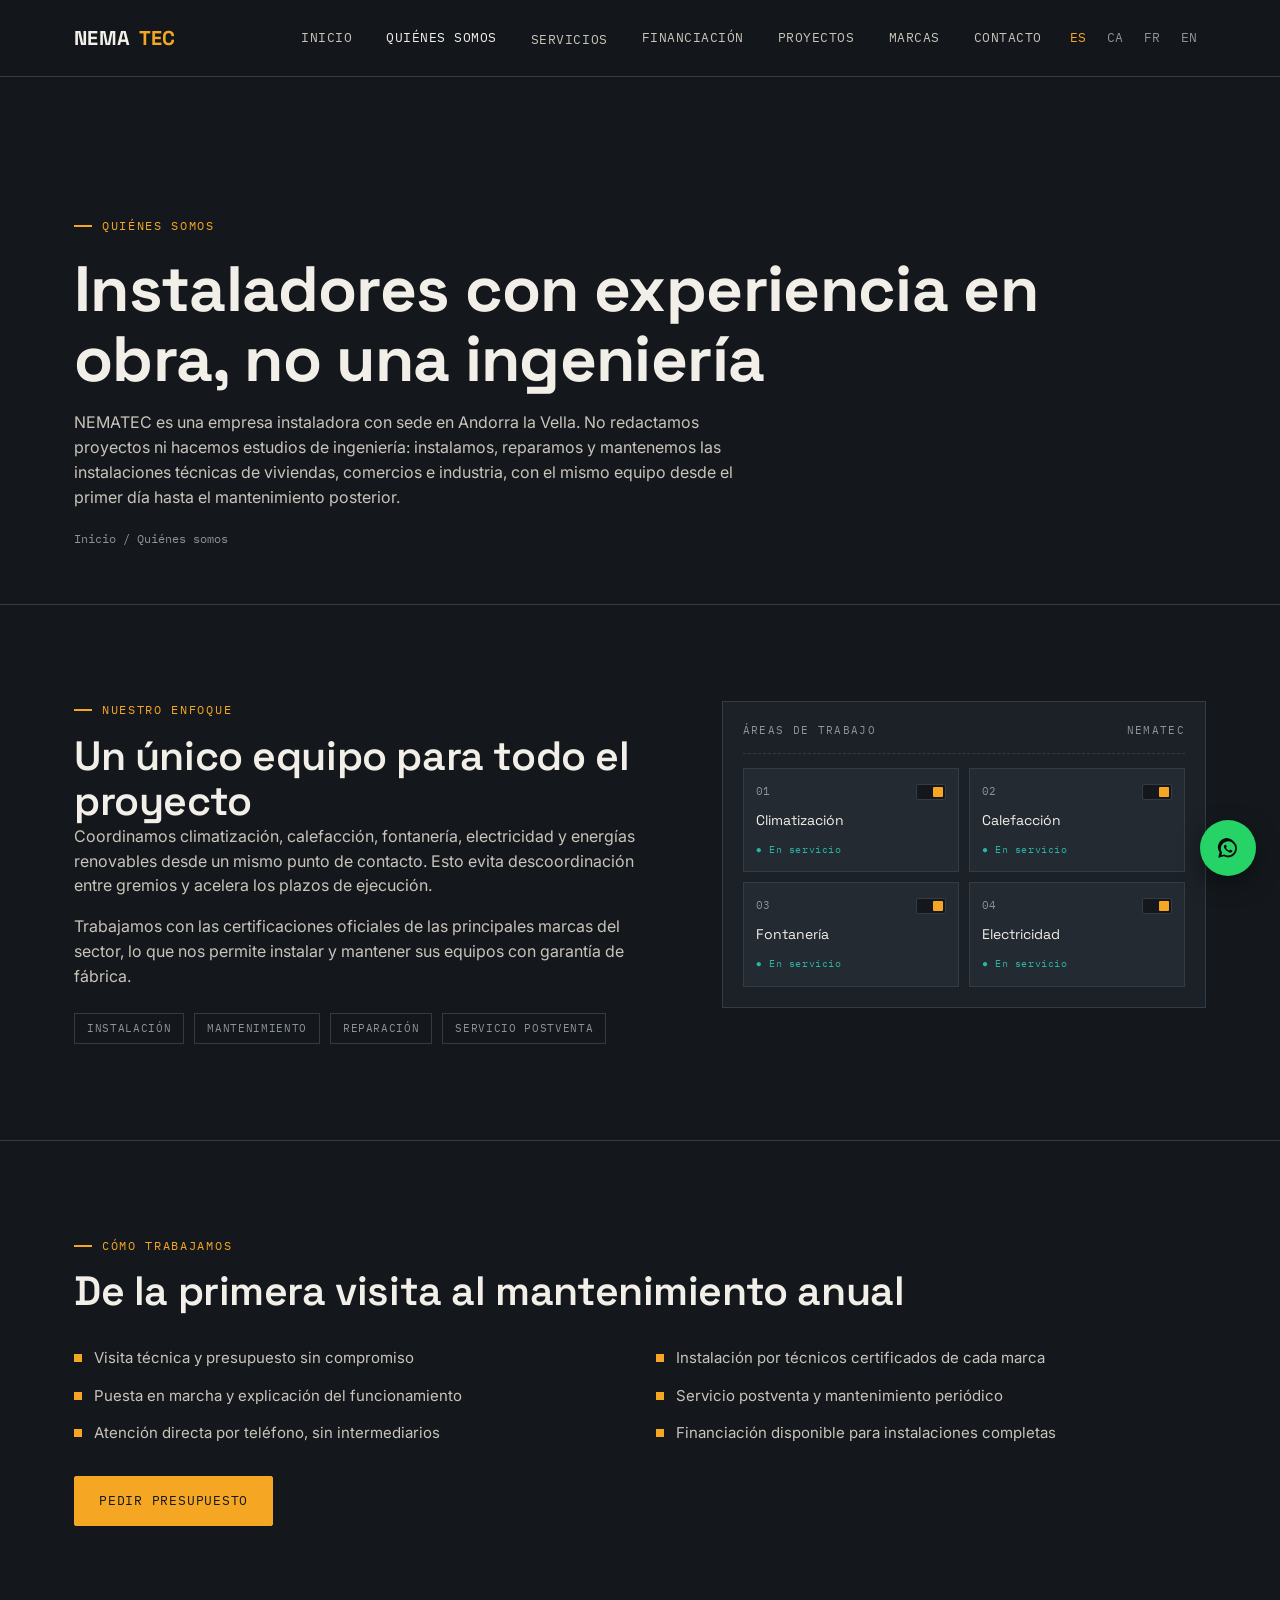
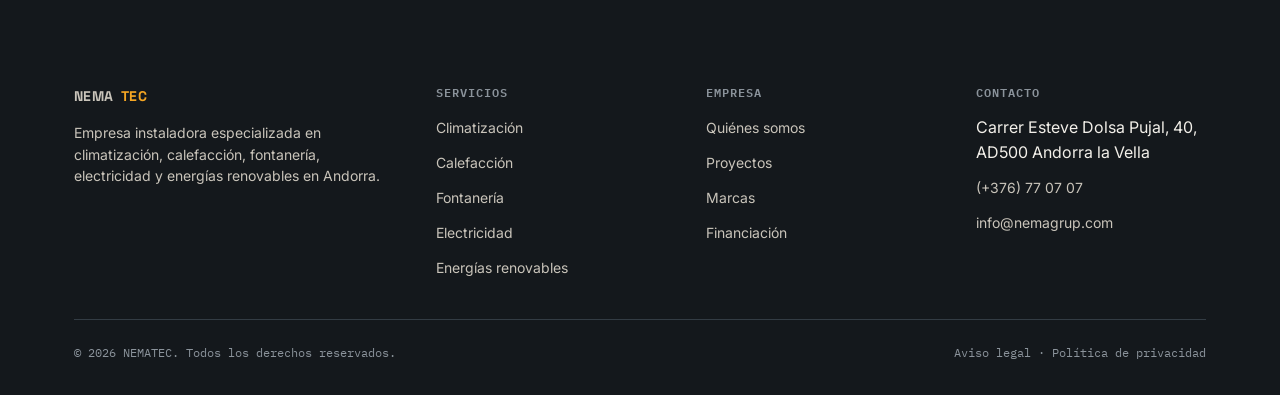
<file: quienes-somos.html>
<!doctype html>
<html lang="es">
<head>
<meta charset="UTF-8">
<meta name="viewport" content="width=device-width, initial-scale=1">
<title>Quiénes somos — NEMATEC | Instaladores técnicos en Andorra</title>
<meta name="description" content="Conozca a NEMATEC, empresa instaladora de Andorra la Vella con experiencia en obra en climatización, calefacción, fontanería, electricidad y energías renovables.">
<link rel="canonical" href="https://www.nematec-andorra.com/quienes-somos.html">
<link rel="preconnect" href="https://fonts.googleapis.com">
<link href="https://fonts.googleapis.com/css2?family=Space+Grotesk:wght@500;600;700&family=Inter:wght@400;500;600&family=IBM+Plex+Mono:wght@400;500&display=swap" rel="stylesheet">
<link rel="stylesheet" href="css/style.css">
</head>
<body>

<header class="site-header">
  <div class="wrap">
    <a href="index.html" class="logo">NEMA<span>TEC</span></a>
    <nav class="nav" aria-label="Navegación principal">
      <a href="index.html">Inicio</a>
      <a href="quienes-somos.html" class="is-active">Quiénes somos</a>
      <div class="has-sub">
        <a href="servicios.html">Servicios</a>
        <div class="sub-menu">
          <a href="servicios/climatizacion.html">Climatización</a>
          <a href="servicios/calefaccion.html">Calefacción</a>
          <a href="servicios/fontaneria.html">Fontanería</a>
          <a href="servicios/electricidad.html">Electricidad</a>
          <a href="servicios/energias-renovables.html">Energías renovables</a>
        </div>
      </div>
      <a href="financiacion.html">Financiación</a>
      <a href="proyectos.html">Proyectos</a>
      <a href="marcas.html">Marcas</a>
      <a href="contacto.html">Contacto</a>
      <div class="lang-switch">
        <a href="index.html" class="is-active">ES</a>
        <a href="#" onclick="return false;">CA</a>
        <a href="#" onclick="return false;">FR</a>
        <a href="#" onclick="return false;">EN</a>
      </div>
    </nav>
    <button class="nav-toggle" aria-label="Abrir menú" aria-expanded="false">☰</button>
  </div>
</header>

<main>
  <section class="page-header">
    <div class="wrap">
      <p class="eyebrow">Quiénes somos</p>
      <h1>Instaladores con experiencia en obra, no una ingeniería</h1>
      <p style="margin-top:16px; max-width:70ch;">NEMATEC es una empresa instaladora con sede en Andorra la Vella. No redactamos proyectos ni hacemos estudios de ingeniería: instalamos, reparamos y mantenemos las instalaciones técnicas de viviendas, comercios e industria, con el mismo equipo desde el primer día hasta el mantenimiento posterior.</p>
      <div class="breadcrumb"><a href="index.html">Inicio</a> / Quiénes somos</div>
    </div>
  </section>

  <section class="section">
    <div class="wrap two-col">
      <div>
        <p class="eyebrow">Nuestro enfoque</p>
        <h2>Un único equipo para todo el proyecto</h2>
        <p>Coordinamos climatización, calefacción, fontanería, electricidad y energías renovables desde un mismo punto de contacto. Esto evita descoordinación entre gremios y acelera los plazos de ejecución.</p>
        <p style="margin-top:16px;">Trabajamos con las certificaciones oficiales de las principales marcas del sector, lo que nos permite instalar y mantener sus equipos con garantía de fábrica.</p>
        <div class="badge-row">
          <span class="badge">Instalación</span>
          <span class="badge">Mantenimiento</span>
          <span class="badge">Reparación</span>
          <span class="badge">Servicio postventa</span>
        </div>
      </div>
      <div class="breaker-panel">
        <div class="breaker-panel__label">
          <span>Áreas de trabajo</span>
          <span>NEMATEC</span>
        </div>
        <div class="breaker-panel__grid">
          <div class="breaker"><div class="breaker__top"><span>01</span><span class="breaker__switch"></span></div><span class="breaker__name">Climatización</span><span class="breaker__status">● En servicio</span></div>
          <div class="breaker"><div class="breaker__top"><span>02</span><span class="breaker__switch"></span></div><span class="breaker__name">Calefacción</span><span class="breaker__status">● En servicio</span></div>
          <div class="breaker"><div class="breaker__top"><span>03</span><span class="breaker__switch"></span></div><span class="breaker__name">Fontanería</span><span class="breaker__status">● En servicio</span></div>
          <div class="breaker"><div class="breaker__top"><span>04</span><span class="breaker__switch"></span></div><span class="breaker__name">Electricidad</span><span class="breaker__status">● En servicio</span></div>
        </div>
      </div>
    </div>
  </section>

  <section class="section" style="border-bottom:none;">
    <div class="wrap">
      <p class="eyebrow">Cómo trabajamos</p>
      <h2>De la primera visita al mantenimiento anual</h2>
      <ul class="spec-list">
        <li>Visita técnica y presupuesto sin compromiso</li>
        <li>Instalación por técnicos certificados de cada marca</li>
        <li>Puesta en marcha y explicación del funcionamiento</li>
        <li>Servicio postventa y mantenimiento periódico</li>
        <li>Atención directa por teléfono, sin intermediarios</li>
        <li>Financiación disponible para instalaciones completas</li>
      </ul>
      <div style="margin-top:32px;">
        <a href="contacto.html" class="btn btn--solid">Pedir presupuesto</a>
      </div>
    </div>
  </section>
</main>

<footer class="site-footer">
  <div class="wrap">
    <div class="footer-grid">
      <div class="footer-col">
        <a href="index.html" class="logo">NEMA<span>TEC</span></a>
        <p style="margin-top:14px; font-size:14px;">Empresa instaladora especializada en climatización, calefacción, fontanería, electricidad y energías renovables en Andorra.</p>
      </div>
      <div class="footer-col">
        <h4>Servicios</h4>
        <ul>
          <li><a href="servicios/climatizacion.html">Climatización</a></li>
          <li><a href="servicios/calefaccion.html">Calefacción</a></li>
          <li><a href="servicios/fontaneria.html">Fontanería</a></li>
          <li><a href="servicios/electricidad.html">Electricidad</a></li>
          <li><a href="servicios/energias-renovables.html">Energías renovables</a></li>
        </ul>
      </div>
      <div class="footer-col">
        <h4>Empresa</h4>
        <ul>
          <li><a href="quienes-somos.html">Quiénes somos</a></li>
          <li><a href="proyectos.html">Proyectos</a></li>
          <li><a href="marcas.html">Marcas</a></li>
          <li><a href="financiacion.html">Financiación</a></li>
        </ul>
      </div>
      <div class="footer-col">
        <h4>Contacto</h4>
        <ul>
          <li>Carrer Esteve Dolsa Pujal, 40, AD500 Andorra la Vella</li>
          <li><a href="tel:+376770707">(+376) 77 07 07</a></li>
          <li><a href="mailto:info@nemagrup.com">info@nemagrup.com</a></li>
        </ul>
      </div>
    </div>
    <div class="footer-bottom">
      <span>© 2026 NEMATEC. Todos los derechos reservados.</span>
      <span><a href="#">Aviso legal</a> · <a href="#">Política de privacidad</a></span>
    </div>
  </div>
</footer>

<a class="whatsapp-fab" href="https://wa.me/376770707" target="_blank" rel="noopener" aria-label="Escribir por WhatsApp">
  <svg viewBox="0 0 24 24" fill="#0a0a0a"><path d="M17.6 6.3A8 8 0 0 0 4.2 15.9L3 21l5.2-1.4a8 8 0 0 0 12-6.9 8 8 0 0 0-2.6-6.4zM12 19a6.6 6.6 0 0 1-3.4-.9l-.2-.1-2.5.6.7-2.4-.2-.3A6.6 6.6 0 1 1 18.6 12 6.6 6.6 0 0 1 12 19zm3.6-4.9c-.2-.1-1.2-.6-1.3-.6s-.3-.1-.4.1-.5.6-.6.7-.2.1-.4.1a5.4 5.4 0 0 1-1.6-1 6 6 0 0 1-1.1-1.4c-.1-.2 0-.3.1-.4l.3-.3c.1-.1.1-.2.2-.3a.4.4 0 0 0 0-.4c0-.1-.4-1-.6-1.3s-.3-.3-.4-.3h-.4a.7.7 0 0 0-.5.2 2.2 2.2 0 0 0-.7 1.6 3.8 3.8 0 0 0 .8 2 8.7 8.7 0 0 0 3.3 2.9c.5.2.8.3 1.1.4a2.7 2.7 0 0 0 1.2.1 2 2 0 0 0 1.3-.9 1.6 1.6 0 0 0 .1-.9c-.1 0-.2-.1-.4-.2z"/></svg>
</a>

<script src="js/main.js"></script>
</body>
</html>
</file>
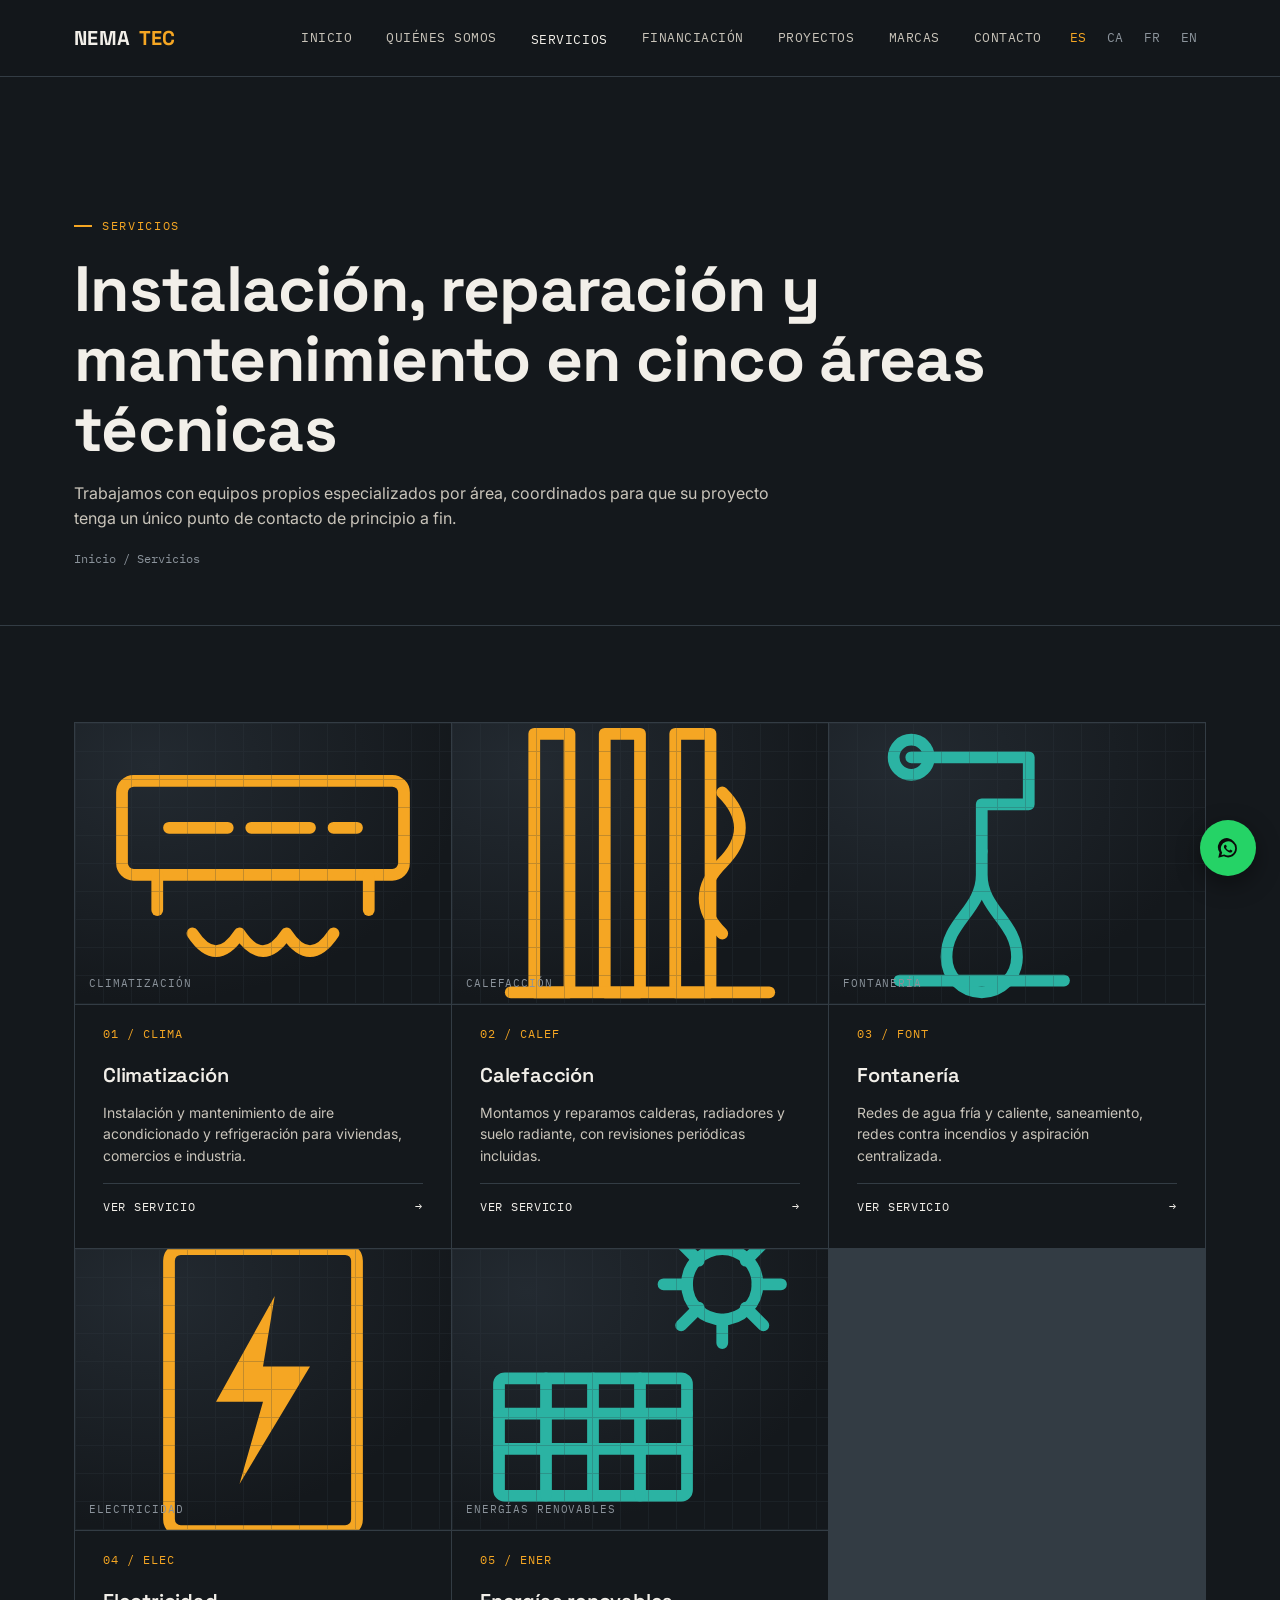
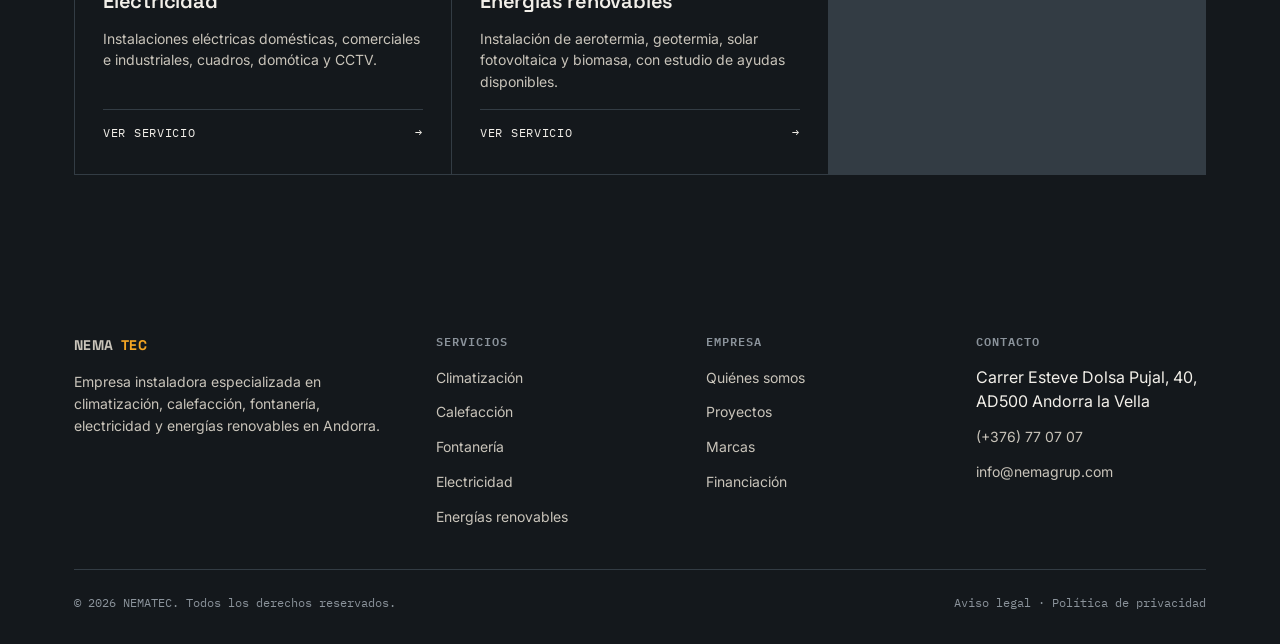
<file: servicios.html>
<!doctype html>
<html lang="es">
<head>
<meta charset="UTF-8">
<meta name="viewport" content="width=device-width, initial-scale=1">
<title>Servicios — NEMATEC | Instalación, reparación y mantenimiento en Andorra</title>
<meta name="description" content="Climatización, calefacción, fontanería, electricidad y energías renovables. Instalación, reparación y mantenimiento por técnicos certificados en Andorra.">
<link rel="canonical" href="https://www.nematec-andorra.com/servicios.html">
<link rel="preconnect" href="https://fonts.googleapis.com">
<link href="https://fonts.googleapis.com/css2?family=Space+Grotesk:wght@500;600;700&family=Inter:wght@400;500;600&family=IBM+Plex+Mono:wght@400;500&display=swap" rel="stylesheet">
<link rel="stylesheet" href="css/style.css">
</head>
<body>

<header class="site-header">
  <div class="wrap">
    <a href="index.html" class="logo">NEMA<span>TEC</span></a>
    <nav class="nav" aria-label="Navegación principal">
      <a href="index.html">Inicio</a>
      <a href="quienes-somos.html">Quiénes somos</a>
      <div class="has-sub">
        <a href="servicios.html" class="is-active">Servicios</a>
        <div class="sub-menu">
          <a href="servicios/climatizacion.html">Climatización</a>
<a href="servicios/calefaccion.html">Calefacción</a>
<a href="servicios/fontaneria.html">Fontanería</a>
<a href="servicios/electricidad.html">Electricidad</a>
<a href="servicios/energias-renovables.html">Energías renovables</a>
        </div>
      </div>
      <a href="financiacion.html">Financiación</a>
      <a href="proyectos.html">Proyectos</a>
      <a href="marcas.html">Marcas</a>
      <a href="contacto.html">Contacto</a>
      <div class="lang-switch">
        <a href="index.html" class="is-active">ES</a>
        <a href="#" onclick="return false;">CA</a>
        <a href="#" onclick="return false;">FR</a>
        <a href="#" onclick="return false;">EN</a>
      </div>
    </nav>
    <button class="nav-toggle" aria-label="Abrir menú" aria-expanded="false">☰</button>
  </div>
</header>

<main>

  <section class="page-header">
    <div class="wrap">
      <p class="eyebrow">Servicios</p>
      <h1>Instalación, reparación y mantenimiento en cinco áreas técnicas</h1>
      <p style="margin-top:16px; max-width:70ch;">Trabajamos con equipos propios especializados por área, coordinados para que su proyecto tenga un único punto de contacto de principio a fin.</p>
      <div class="breadcrumb"><a href="index.html">Inicio</a> / Servicios</div>
    </div>
  </section>

  <section class="section" style="border-bottom:none;">
    <div class="wrap">
      <div class="services-grid">
        <a class="service-card" href="servicios/climatizacion.html">
          <div class="photo-panel photo-panel--amber" data-label="Climatización" role="img" aria-label="Ilustración: Climatización"><img src="assets/clima-amber.svg" alt="Climatización" loading="lazy"></div><span class="service-card__code">01 / CLIMA</span>
          <h3>Climatización</h3>
          <p>Instalación y mantenimiento de aire acondicionado y refrigeración para viviendas, comercios e industria.</p>
          <span class="service-card__link">Ver servicio <span>&#8594;</span></span>
        </a>
        <a class="service-card" href="servicios/calefaccion.html">
          <div class="photo-panel photo-panel--amber" data-label="Calefacción" role="img" aria-label="Ilustración: Calefacción"><img src="assets/calefaccion-amber.svg" alt="Calefacción" loading="lazy"></div><span class="service-card__code">02 / CALEF</span>
          <h3>Calefacción</h3>
          <p>Montamos y reparamos calderas, radiadores y suelo radiante, con revisiones periódicas incluidas.</p>
          <span class="service-card__link">Ver servicio <span>&#8594;</span></span>
        </a>
        <a class="service-card" href="servicios/fontaneria.html">
          <div class="photo-panel photo-panel--teal" data-label="Fontanería" role="img" aria-label="Ilustración: Fontanería"><img src="assets/fontaneria-teal.svg" alt="Fontanería" loading="lazy"></div><span class="service-card__code">03 / FONT</span>
          <h3>Fontanería</h3>
          <p>Redes de agua fría y caliente, saneamiento, redes contra incendios y aspiración centralizada.</p>
          <span class="service-card__link">Ver servicio <span>&#8594;</span></span>
        </a>
        <a class="service-card" href="servicios/electricidad.html">
          <div class="photo-panel photo-panel--amber" data-label="Electricidad" role="img" aria-label="Ilustración: Electricidad"><img src="assets/electricidad-amber.svg" alt="Electricidad" loading="lazy"></div><span class="service-card__code">04 / ELEC</span>
          <h3>Electricidad</h3>
          <p>Instalaciones eléctricas domésticas, comerciales e industriales, cuadros, domótica y CCTV.</p>
          <span class="service-card__link">Ver servicio <span>&#8594;</span></span>
        </a>
        <a class="service-card" href="servicios/energias-renovables.html">
          <div class="photo-panel photo-panel--teal" data-label="Energías renovables" role="img" aria-label="Ilustración: Energías renovables"><img src="assets/renovables-teal.svg" alt="Energías renovables" loading="lazy"></div><span class="service-card__code">05 / ENER</span>
          <h3>Energías renovables</h3>
          <p>Instalación de aerotermia, geotermia, solar fotovoltaica y biomasa, con estudio de ayudas disponibles.</p>
          <span class="service-card__link">Ver servicio <span>&#8594;</span></span>
        </a>
      </div>
    </div>
  </section>

</main>

<footer class="site-footer">
  <div class="wrap">
    <div class="footer-grid">
      <div class="footer-col">
        <a href="index.html" class="logo">NEMA<span>TEC</span></a>
        <p style="margin-top:14px; font-size:14px;">Empresa instaladora especializada en climatización, calefacción, fontanería, electricidad y energías renovables en Andorra.</p>
      </div>
      <div class="footer-col">
        <h4>Servicios</h4>
        <ul>
          <li><a href="servicios/climatizacion.html">Climatización</a></li>
          <li><a href="servicios/calefaccion.html">Calefacción</a></li>
          <li><a href="servicios/fontaneria.html">Fontanería</a></li>
          <li><a href="servicios/electricidad.html">Electricidad</a></li>
          <li><a href="servicios/energias-renovables.html">Energías renovables</a></li>
        </ul>
      </div>
      <div class="footer-col">
        <h4>Empresa</h4>
        <ul>
          <li><a href="quienes-somos.html">Quiénes somos</a></li>
          <li><a href="proyectos.html">Proyectos</a></li>
          <li><a href="marcas.html">Marcas</a></li>
          <li><a href="financiacion.html">Financiación</a></li>
        </ul>
      </div>
      <div class="footer-col">
        <h4>Contacto</h4>
        <ul>
          <li>Carrer Esteve Dolsa Pujal, 40, AD500 Andorra la Vella</li>
          <li><a href="tel:+376770707">(+376) 77 07 07</a></li>
          <li><a href="mailto:info@nemagrup.com">info@nemagrup.com</a></li>
        </ul>
      </div>
    </div>
    <div class="footer-bottom">
      <span>© 2026 NEMATEC. Todos los derechos reservados.</span>
      <span><a href="#">Aviso legal</a> · <a href="#">Política de privacidad</a></span>
    </div>
  </div>
</footer>

<a class="whatsapp-fab" href="https://wa.me/376770707" target="_blank" rel="noopener" aria-label="Escribir por WhatsApp">
  <svg viewBox="0 0 24 24" fill="#0a0a0a"><path d="M17.6 6.3A8 8 0 0 0 4.2 15.9L3 21l5.2-1.4a8 8 0 0 0 12-6.9 8 8 0 0 0-2.6-6.4zM12 19a6.6 6.6 0 0 1-3.4-.9l-.2-.1-2.5.6.7-2.4-.2-.3A6.6 6.6 0 1 1 18.6 12 6.6 6.6 0 0 1 12 19zm3.6-4.9c-.2-.1-1.2-.6-1.3-.6s-.3-.1-.4.1-.5.6-.6.7-.2.1-.4.1a5.4 5.4 0 0 1-1.6-1 6 6 0 0 1-1.1-1.4c-.1-.2 0-.3.1-.4l.3-.3c.1-.1.1-.2.2-.3a.4.4 0 0 0 0-.4c0-.1-.4-1-.6-1.3s-.3-.3-.4-.3h-.4a.7.7 0 0 0-.5.2 2.2 2.2 0 0 0-.7 1.6 3.8 3.8 0 0 0 .8 2 8.7 8.7 0 0 0 3.3 2.9c.5.2.8.3 1.1.4a2.7 2.7 0 0 0 1.2.1 2 2 0 0 0 1.3-.9 1.6 1.6 0 0 0 .1-.9c-.1 0-.2-.1-.4-.2z"/></svg>
</a>

<script src="js/main.js"></script>
</body>
</html>
</file>
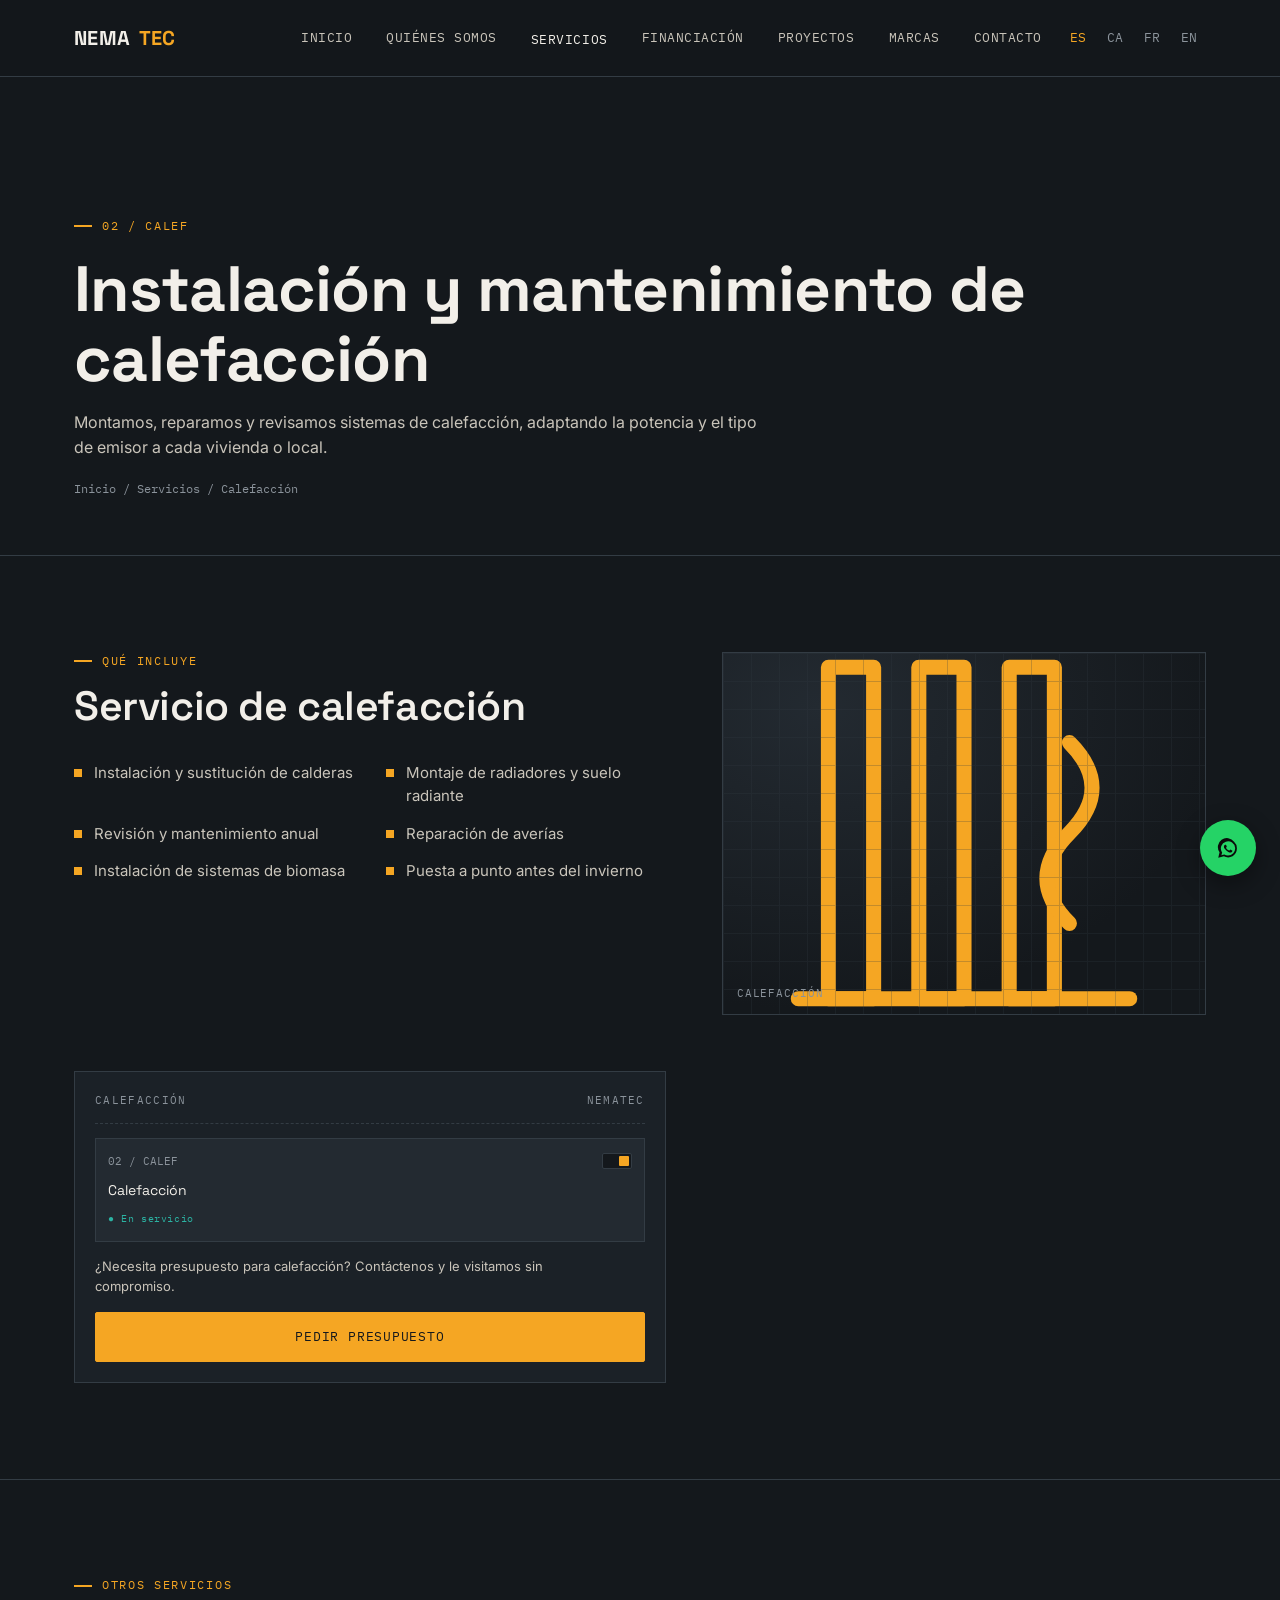
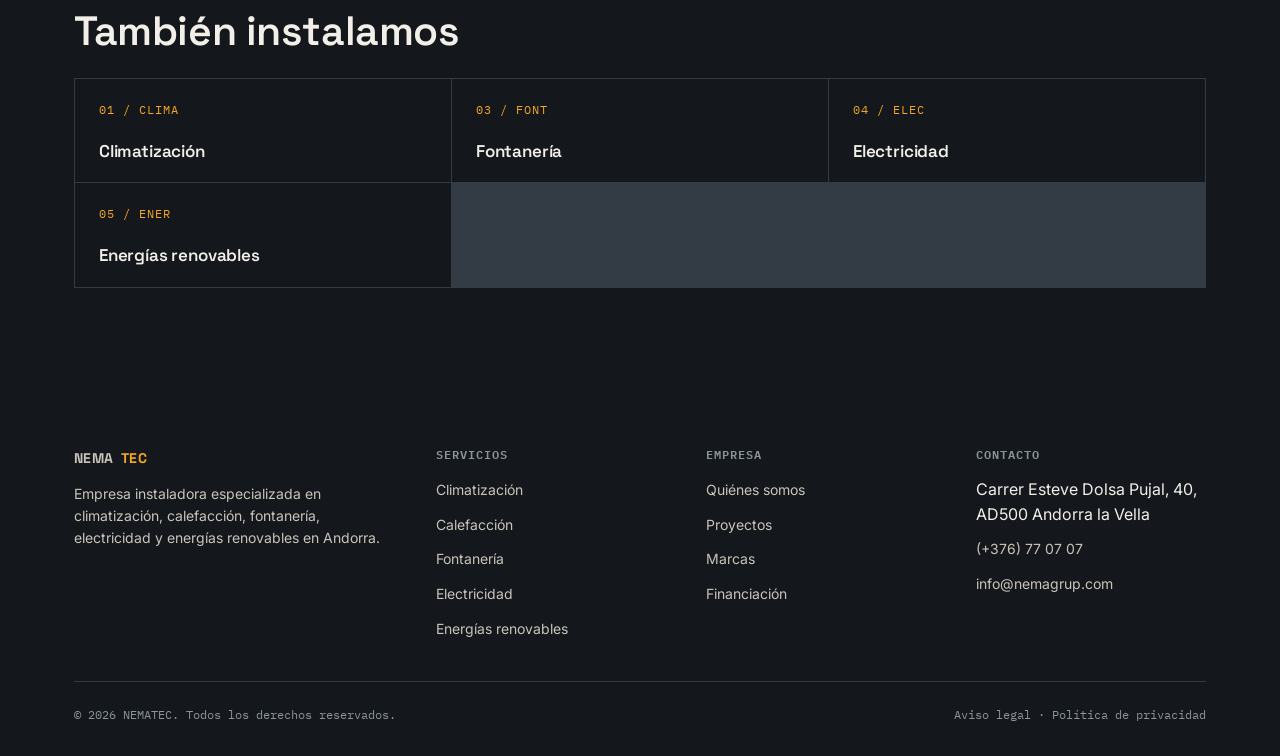
<file: servicios/calefaccion.html>
<!doctype html>
<html lang="es">
<head>
<meta charset="UTF-8">
<meta name="viewport" content="width=device-width, initial-scale=1">
<title>Calefacción — NEMATEC | Instalación y mantenimiento en Andorra</title>
<meta name="description" content="Instalamos y reparamos calderas, radiadores y suelo radiante en Andorra, con revisiones periódicas y servicio de urgencia.">
<link rel="canonical" href="https://www.nematec-andorra.com/servicios/calefaccion.html">
<link rel="preconnect" href="https://fonts.googleapis.com">
<link href="https://fonts.googleapis.com/css2?family=Space+Grotesk:wght@500;600;700&family=Inter:wght@400;500;600&family=IBM+Plex+Mono:wght@400;500&display=swap" rel="stylesheet">
<link rel="stylesheet" href="../css/style.css">
</head>
<body>

<header class="site-header">
  <div class="wrap">
    <a href="../index.html" class="logo">NEMA<span>TEC</span></a>
    <nav class="nav" aria-label="Navegación principal">
      <a href="../index.html">Inicio</a>
      <a href="../quienes-somos.html">Quiénes somos</a>
      <div class="has-sub">
        <a href="../servicios.html" class="is-active">Servicios</a>
        <div class="sub-menu">
          <a href="../servicios/climatizacion.html">Climatización</a>
<a href="../servicios/calefaccion.html">Calefacción</a>
<a href="../servicios/fontaneria.html">Fontanería</a>
<a href="../servicios/electricidad.html">Electricidad</a>
<a href="../servicios/energias-renovables.html">Energías renovables</a>
        </div>
      </div>
      <a href="../financiacion.html">Financiación</a>
      <a href="../proyectos.html">Proyectos</a>
      <a href="../marcas.html">Marcas</a>
      <a href="../contacto.html">Contacto</a>
      <div class="lang-switch">
        <a href="../index.html" class="is-active">ES</a>
        <a href="#" onclick="return false;">CA</a>
        <a href="#" onclick="return false;">FR</a>
        <a href="#" onclick="return false;">EN</a>
      </div>
    </nav>
    <button class="nav-toggle" aria-label="Abrir menú" aria-expanded="false">☰</button>
  </div>
</header>

<main>

  <section class="page-header">
    <div class="wrap">
      <p class="eyebrow">02 / CALEF</p>
      <h1>Instalación y mantenimiento de calefacción</h1>
      <p style="margin-top:16px; max-width:70ch;">Montamos, reparamos y revisamos sistemas de calefacción, adaptando la potencia y el tipo de emisor a cada vivienda o local.</p>
      <div class="breadcrumb"><a href="../index.html">Inicio</a> / <a href="../servicios.html">Servicios</a> / Calefacción</div>
    </div>
  </section>

  <section class="section">
    <div class="wrap two-col">
      <div>
        <p class="eyebrow">Qué incluye</p>
        <h2>Servicio de calefacción</h2>
        <ul class="spec-list">
          <li>Instalación y sustitución de calderas</li>
<li>Montaje de radiadores y suelo radiante</li>
<li>Revisión y mantenimiento anual</li>
<li>Reparación de averías</li>
<li>Instalación de sistemas de biomasa</li>
<li>Puesta a punto antes del invierno</li>
        </ul>
      </div>
      <div class="photo-panel photo-panel--amber" data-label="Calefacción" role="img" aria-label="Ilustración: Calefacción"><img src="../assets/calefaccion-amber.svg" alt="Calefacción" loading="lazy"></div>
      <div class="breaker-panel">
        <div class="breaker-panel__label"><span>Calefacción</span><span>NEMATEC</span></div>
        <div class="breaker" style="margin-bottom:10px;">
          <div class="breaker__top"><span>02 / CALEF</span><span class="breaker__switch"></span></div>
          <span class="breaker__name">Calefacción</span>
          <span class="breaker__status">&#9679; En servicio</span>
        </div>
        <p style="font-size:13px; margin-top:14px;">¿Necesita presupuesto para calefacción? Contáctenos y le visitamos sin compromiso.</p>
        <a href="../contacto.html" class="btn btn--solid" style="margin-top:16px; width:100%; justify-content:center;">Pedir presupuesto</a>
      </div>
    </div>
  </section>

  <section class="section" style="border-bottom:none;">
    <div class="wrap">
      <p class="eyebrow">Otros servicios</p>
      <h2>También instalamos</h2>
      <div class="services-grid" style="margin-top:24px;">
        <a class="service-card" href="climatizacion.html" style="min-height:auto; padding:22px 24px;"><span class="service-card__code">01 / CLIMA</span><h3 style="margin-top:6px; font-size:17px;">Climatización</h3></a>
<a class="service-card" href="fontaneria.html" style="min-height:auto; padding:22px 24px;"><span class="service-card__code">03 / FONT</span><h3 style="margin-top:6px; font-size:17px;">Fontanería</h3></a>
<a class="service-card" href="electricidad.html" style="min-height:auto; padding:22px 24px;"><span class="service-card__code">04 / ELEC</span><h3 style="margin-top:6px; font-size:17px;">Electricidad</h3></a>
<a class="service-card" href="energias-renovables.html" style="min-height:auto; padding:22px 24px;"><span class="service-card__code">05 / ENER</span><h3 style="margin-top:6px; font-size:17px;">Energías renovables</h3></a>
      </div>
    </div>
  </section>

</main>

<footer class="site-footer">
  <div class="wrap">
    <div class="footer-grid">
      <div class="footer-col">
        <a href="../index.html" class="logo">NEMA<span>TEC</span></a>
        <p style="margin-top:14px; font-size:14px;">Empresa instaladora especializada en climatización, calefacción, fontanería, electricidad y energías renovables en Andorra.</p>
      </div>
      <div class="footer-col">
        <h4>Servicios</h4>
        <ul>
          <li><a href="../servicios/climatizacion.html">Climatización</a></li>
          <li><a href="../servicios/calefaccion.html">Calefacción</a></li>
          <li><a href="../servicios/fontaneria.html">Fontanería</a></li>
          <li><a href="../servicios/electricidad.html">Electricidad</a></li>
          <li><a href="../servicios/energias-renovables.html">Energías renovables</a></li>
        </ul>
      </div>
      <div class="footer-col">
        <h4>Empresa</h4>
        <ul>
          <li><a href="../quienes-somos.html">Quiénes somos</a></li>
          <li><a href="../proyectos.html">Proyectos</a></li>
          <li><a href="../marcas.html">Marcas</a></li>
          <li><a href="../financiacion.html">Financiación</a></li>
        </ul>
      </div>
      <div class="footer-col">
        <h4>Contacto</h4>
        <ul>
          <li>Carrer Esteve Dolsa Pujal, 40, AD500 Andorra la Vella</li>
          <li><a href="tel:+376770707">(+376) 77 07 07</a></li>
          <li><a href="mailto:info@nemagrup.com">info@nemagrup.com</a></li>
        </ul>
      </div>
    </div>
    <div class="footer-bottom">
      <span>© 2026 NEMATEC. Todos los derechos reservados.</span>
      <span><a href="#">Aviso legal</a> · <a href="#">Política de privacidad</a></span>
    </div>
  </div>
</footer>

<a class="whatsapp-fab" href="https://wa.me/376770707" target="_blank" rel="noopener" aria-label="Escribir por WhatsApp">
  <svg viewBox="0 0 24 24" fill="#0a0a0a"><path d="M17.6 6.3A8 8 0 0 0 4.2 15.9L3 21l5.2-1.4a8 8 0 0 0 12-6.9 8 8 0 0 0-2.6-6.4zM12 19a6.6 6.6 0 0 1-3.4-.9l-.2-.1-2.5.6.7-2.4-.2-.3A6.6 6.6 0 1 1 18.6 12 6.6 6.6 0 0 1 12 19zm3.6-4.9c-.2-.1-1.2-.6-1.3-.6s-.3-.1-.4.1-.5.6-.6.7-.2.1-.4.1a5.4 5.4 0 0 1-1.6-1 6 6 0 0 1-1.1-1.4c-.1-.2 0-.3.1-.4l.3-.3c.1-.1.1-.2.2-.3a.4.4 0 0 0 0-.4c0-.1-.4-1-.6-1.3s-.3-.3-.4-.3h-.4a.7.7 0 0 0-.5.2 2.2 2.2 0 0 0-.7 1.6 3.8 3.8 0 0 0 .8 2 8.7 8.7 0 0 0 3.3 2.9c.5.2.8.3 1.1.4a2.7 2.7 0 0 0 1.2.1 2 2 0 0 0 1.3-.9 1.6 1.6 0 0 0 .1-.9c-.1 0-.2-.1-.4-.2z"/></svg>
</a>

<script src="../js/main.js"></script>
</body>
</html>
</file>
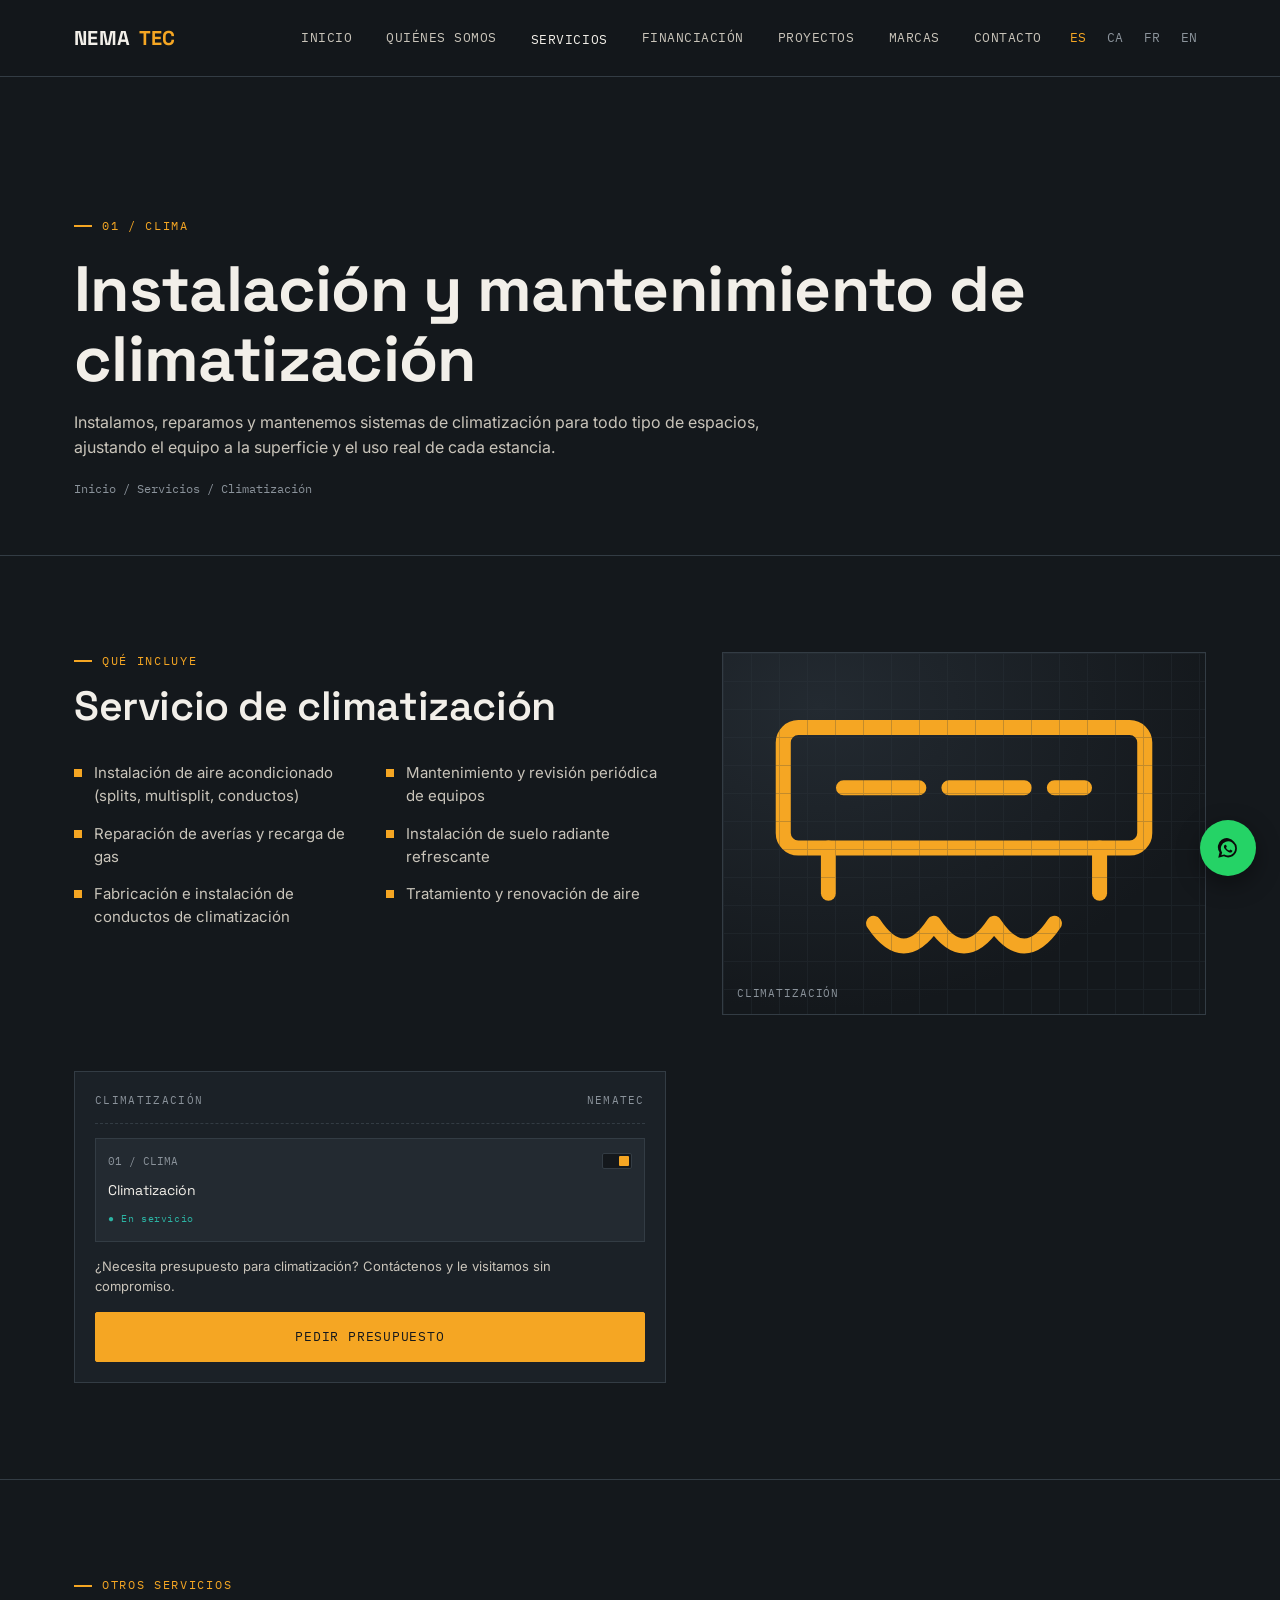
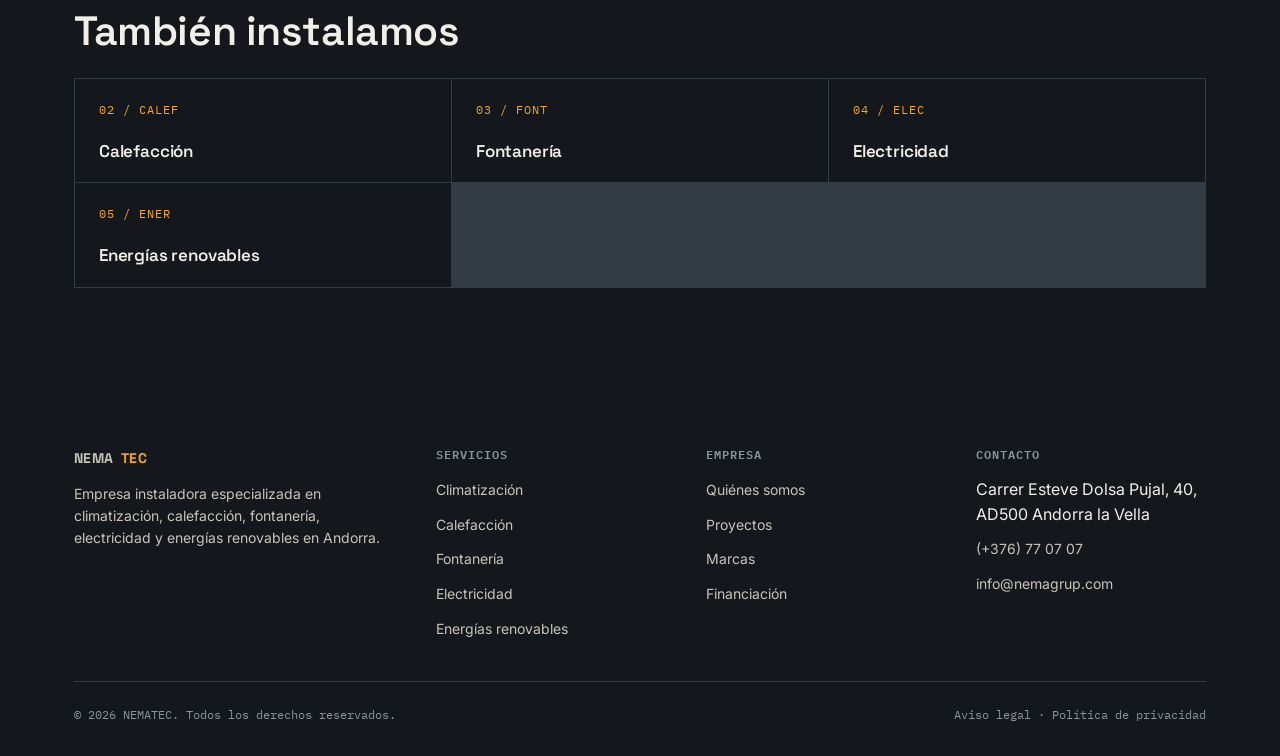
<file: servicios/climatizacion.html>
<!doctype html>
<html lang="es">
<head>
<meta charset="UTF-8">
<meta name="viewport" content="width=device-width, initial-scale=1">
<title>Climatización — NEMATEC | Instalación y mantenimiento en Andorra</title>
<meta name="description" content="Instalamos y damos mantenimiento a sistemas de aire acondicionado y refrigeración en viviendas, comercios e industria de Andorra.">
<link rel="canonical" href="https://www.nematec-andorra.com/servicios/climatizacion.html">
<link rel="preconnect" href="https://fonts.googleapis.com">
<link href="https://fonts.googleapis.com/css2?family=Space+Grotesk:wght@500;600;700&family=Inter:wght@400;500;600&family=IBM+Plex+Mono:wght@400;500&display=swap" rel="stylesheet">
<link rel="stylesheet" href="../css/style.css">
</head>
<body>

<header class="site-header">
  <div class="wrap">
    <a href="../index.html" class="logo">NEMA<span>TEC</span></a>
    <nav class="nav" aria-label="Navegación principal">
      <a href="../index.html">Inicio</a>
      <a href="../quienes-somos.html">Quiénes somos</a>
      <div class="has-sub">
        <a href="../servicios.html" class="is-active">Servicios</a>
        <div class="sub-menu">
          <a href="../servicios/climatizacion.html">Climatización</a>
<a href="../servicios/calefaccion.html">Calefacción</a>
<a href="../servicios/fontaneria.html">Fontanería</a>
<a href="../servicios/electricidad.html">Electricidad</a>
<a href="../servicios/energias-renovables.html">Energías renovables</a>
        </div>
      </div>
      <a href="../financiacion.html">Financiación</a>
      <a href="../proyectos.html">Proyectos</a>
      <a href="../marcas.html">Marcas</a>
      <a href="../contacto.html">Contacto</a>
      <div class="lang-switch">
        <a href="../index.html" class="is-active">ES</a>
        <a href="#" onclick="return false;">CA</a>
        <a href="#" onclick="return false;">FR</a>
        <a href="#" onclick="return false;">EN</a>
      </div>
    </nav>
    <button class="nav-toggle" aria-label="Abrir menú" aria-expanded="false">☰</button>
  </div>
</header>

<main>

  <section class="page-header">
    <div class="wrap">
      <p class="eyebrow">01 / CLIMA</p>
      <h1>Instalación y mantenimiento de climatización</h1>
      <p style="margin-top:16px; max-width:70ch;">Instalamos, reparamos y mantenemos sistemas de climatización para todo tipo de espacios, ajustando el equipo a la superficie y el uso real de cada estancia.</p>
      <div class="breadcrumb"><a href="../index.html">Inicio</a> / <a href="../servicios.html">Servicios</a> / Climatización</div>
    </div>
  </section>

  <section class="section">
    <div class="wrap two-col">
      <div>
        <p class="eyebrow">Qué incluye</p>
        <h2>Servicio de climatización</h2>
        <ul class="spec-list">
          <li>Instalación de aire acondicionado (splits, multisplit, conductos)</li>
<li>Mantenimiento y revisión periódica de equipos</li>
<li>Reparación de averías y recarga de gas</li>
<li>Instalación de suelo radiante refrescante</li>
<li>Fabricación e instalación de conductos de climatización</li>
<li>Tratamiento y renovación de aire</li>
        </ul>
      </div>
      <div class="photo-panel photo-panel--amber" data-label="Climatización" role="img" aria-label="Ilustración: Climatización"><img src="../assets/clima-amber.svg" alt="Climatización" loading="lazy"></div>
      <div class="breaker-panel">
        <div class="breaker-panel__label"><span>Climatización</span><span>NEMATEC</span></div>
        <div class="breaker" style="margin-bottom:10px;">
          <div class="breaker__top"><span>01 / CLIMA</span><span class="breaker__switch"></span></div>
          <span class="breaker__name">Climatización</span>
          <span class="breaker__status">&#9679; En servicio</span>
        </div>
        <p style="font-size:13px; margin-top:14px;">¿Necesita presupuesto para climatización? Contáctenos y le visitamos sin compromiso.</p>
        <a href="../contacto.html" class="btn btn--solid" style="margin-top:16px; width:100%; justify-content:center;">Pedir presupuesto</a>
      </div>
    </div>
  </section>

  <section class="section" style="border-bottom:none;">
    <div class="wrap">
      <p class="eyebrow">Otros servicios</p>
      <h2>También instalamos</h2>
      <div class="services-grid" style="margin-top:24px;">
        <a class="service-card" href="calefaccion.html" style="min-height:auto; padding:22px 24px;"><span class="service-card__code">02 / CALEF</span><h3 style="margin-top:6px; font-size:17px;">Calefacción</h3></a>
<a class="service-card" href="fontaneria.html" style="min-height:auto; padding:22px 24px;"><span class="service-card__code">03 / FONT</span><h3 style="margin-top:6px; font-size:17px;">Fontanería</h3></a>
<a class="service-card" href="electricidad.html" style="min-height:auto; padding:22px 24px;"><span class="service-card__code">04 / ELEC</span><h3 style="margin-top:6px; font-size:17px;">Electricidad</h3></a>
<a class="service-card" href="energias-renovables.html" style="min-height:auto; padding:22px 24px;"><span class="service-card__code">05 / ENER</span><h3 style="margin-top:6px; font-size:17px;">Energías renovables</h3></a>
      </div>
    </div>
  </section>

</main>

<footer class="site-footer">
  <div class="wrap">
    <div class="footer-grid">
      <div class="footer-col">
        <a href="../index.html" class="logo">NEMA<span>TEC</span></a>
        <p style="margin-top:14px; font-size:14px;">Empresa instaladora especializada en climatización, calefacción, fontanería, electricidad y energías renovables en Andorra.</p>
      </div>
      <div class="footer-col">
        <h4>Servicios</h4>
        <ul>
          <li><a href="../servicios/climatizacion.html">Climatización</a></li>
          <li><a href="../servicios/calefaccion.html">Calefacción</a></li>
          <li><a href="../servicios/fontaneria.html">Fontanería</a></li>
          <li><a href="../servicios/electricidad.html">Electricidad</a></li>
          <li><a href="../servicios/energias-renovables.html">Energías renovables</a></li>
        </ul>
      </div>
      <div class="footer-col">
        <h4>Empresa</h4>
        <ul>
          <li><a href="../quienes-somos.html">Quiénes somos</a></li>
          <li><a href="../proyectos.html">Proyectos</a></li>
          <li><a href="../marcas.html">Marcas</a></li>
          <li><a href="../financiacion.html">Financiación</a></li>
        </ul>
      </div>
      <div class="footer-col">
        <h4>Contacto</h4>
        <ul>
          <li>Carrer Esteve Dolsa Pujal, 40, AD500 Andorra la Vella</li>
          <li><a href="tel:+376770707">(+376) 77 07 07</a></li>
          <li><a href="mailto:info@nemagrup.com">info@nemagrup.com</a></li>
        </ul>
      </div>
    </div>
    <div class="footer-bottom">
      <span>© 2026 NEMATEC. Todos los derechos reservados.</span>
      <span><a href="#">Aviso legal</a> · <a href="#">Política de privacidad</a></span>
    </div>
  </div>
</footer>

<a class="whatsapp-fab" href="https://wa.me/376770707" target="_blank" rel="noopener" aria-label="Escribir por WhatsApp">
  <svg viewBox="0 0 24 24" fill="#0a0a0a"><path d="M17.6 6.3A8 8 0 0 0 4.2 15.9L3 21l5.2-1.4a8 8 0 0 0 12-6.9 8 8 0 0 0-2.6-6.4zM12 19a6.6 6.6 0 0 1-3.4-.9l-.2-.1-2.5.6.7-2.4-.2-.3A6.6 6.6 0 1 1 18.6 12 6.6 6.6 0 0 1 12 19zm3.6-4.9c-.2-.1-1.2-.6-1.3-.6s-.3-.1-.4.1-.5.6-.6.7-.2.1-.4.1a5.4 5.4 0 0 1-1.6-1 6 6 0 0 1-1.1-1.4c-.1-.2 0-.3.1-.4l.3-.3c.1-.1.1-.2.2-.3a.4.4 0 0 0 0-.4c0-.1-.4-1-.6-1.3s-.3-.3-.4-.3h-.4a.7.7 0 0 0-.5.2 2.2 2.2 0 0 0-.7 1.6 3.8 3.8 0 0 0 .8 2 8.7 8.7 0 0 0 3.3 2.9c.5.2.8.3 1.1.4a2.7 2.7 0 0 0 1.2.1 2 2 0 0 0 1.3-.9 1.6 1.6 0 0 0 .1-.9c-.1 0-.2-.1-.4-.2z"/></svg>
</a>

<script src="../js/main.js"></script>
</body>
</html>
</file>
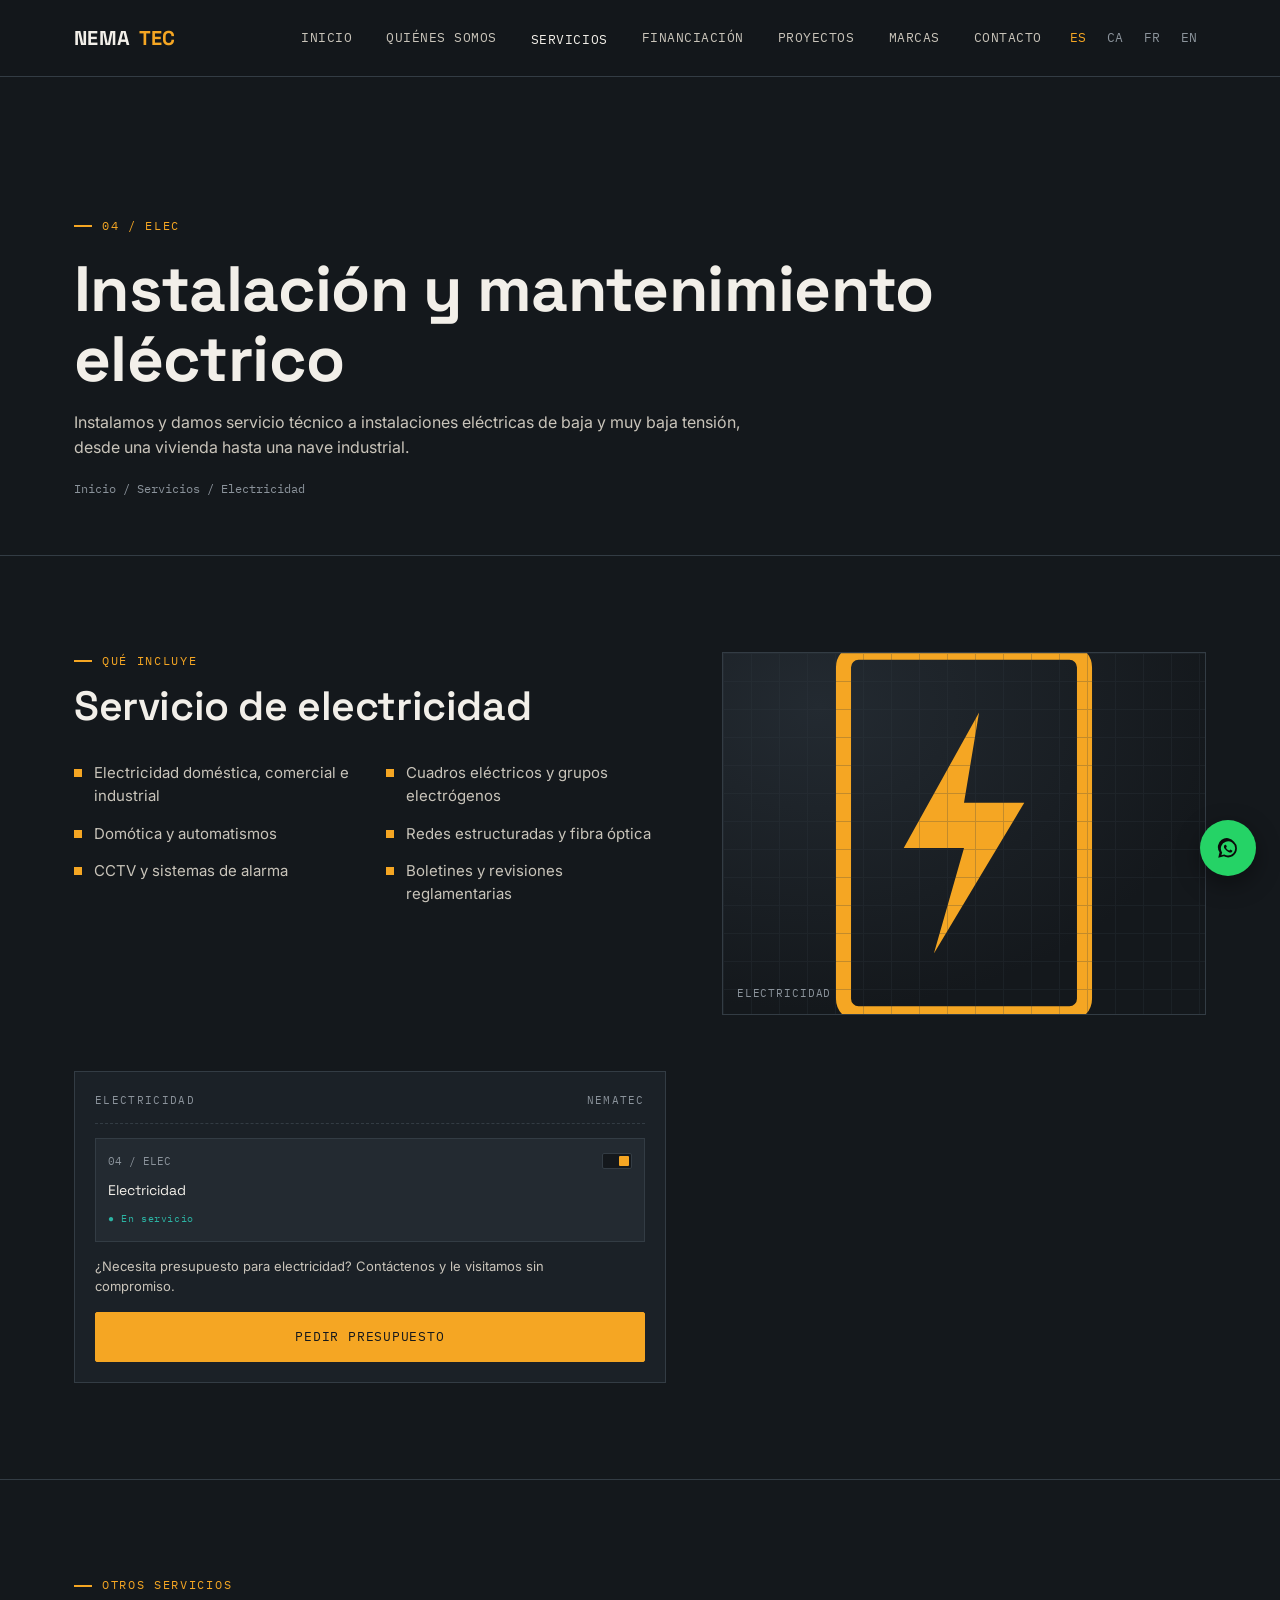
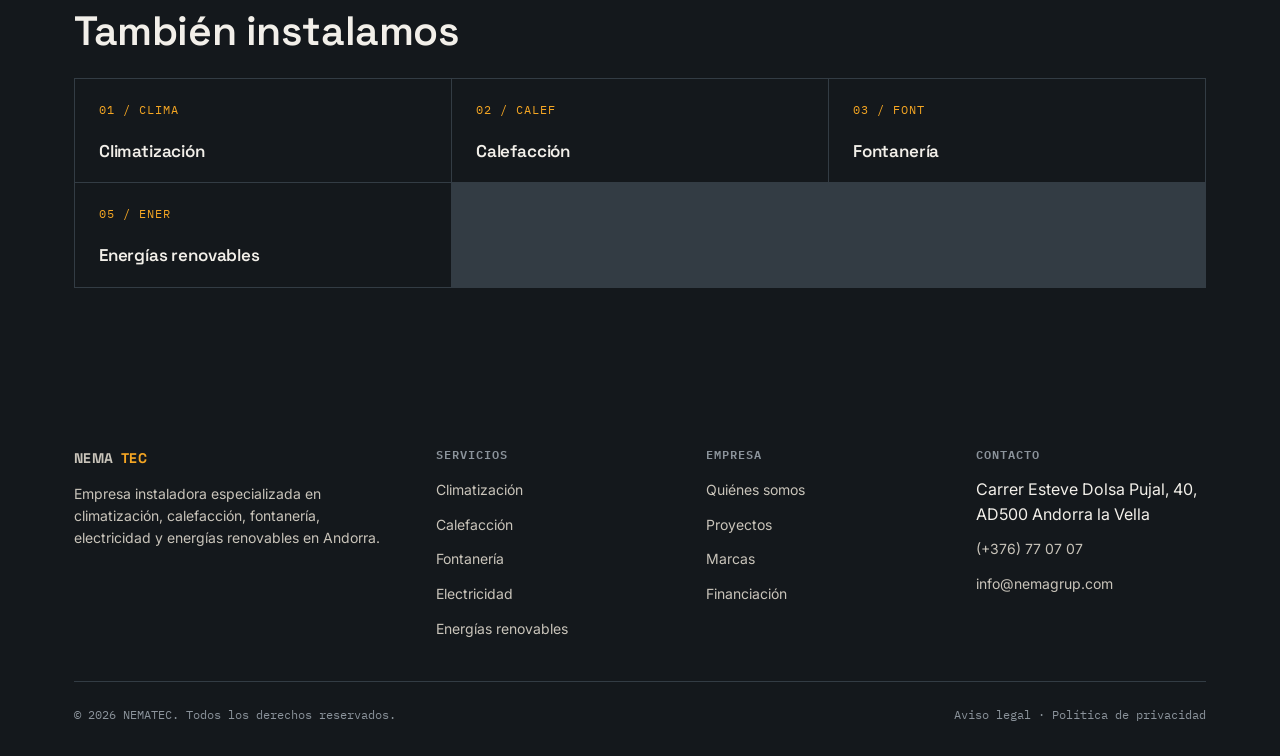
<file: servicios/electricidad.html>
<!doctype html>
<html lang="es">
<head>
<meta charset="UTF-8">
<meta name="viewport" content="width=device-width, initial-scale=1">
<title>Electricidad — NEMATEC | Instalación y mantenimiento en Andorra</title>
<meta name="description" content="Instalamos y reparamos instalaciones eléctricas domésticas, comerciales e industriales en Andorra, incluyendo domótica y CCTV.">
<link rel="canonical" href="https://www.nematec-andorra.com/servicios/electricidad.html">
<link rel="preconnect" href="https://fonts.googleapis.com">
<link href="https://fonts.googleapis.com/css2?family=Space+Grotesk:wght@500;600;700&family=Inter:wght@400;500;600&family=IBM+Plex+Mono:wght@400;500&display=swap" rel="stylesheet">
<link rel="stylesheet" href="../css/style.css">
</head>
<body>

<header class="site-header">
  <div class="wrap">
    <a href="../index.html" class="logo">NEMA<span>TEC</span></a>
    <nav class="nav" aria-label="Navegación principal">
      <a href="../index.html">Inicio</a>
      <a href="../quienes-somos.html">Quiénes somos</a>
      <div class="has-sub">
        <a href="../servicios.html" class="is-active">Servicios</a>
        <div class="sub-menu">
          <a href="../servicios/climatizacion.html">Climatización</a>
<a href="../servicios/calefaccion.html">Calefacción</a>
<a href="../servicios/fontaneria.html">Fontanería</a>
<a href="../servicios/electricidad.html">Electricidad</a>
<a href="../servicios/energias-renovables.html">Energías renovables</a>
        </div>
      </div>
      <a href="../financiacion.html">Financiación</a>
      <a href="../proyectos.html">Proyectos</a>
      <a href="../marcas.html">Marcas</a>
      <a href="../contacto.html">Contacto</a>
      <div class="lang-switch">
        <a href="../index.html" class="is-active">ES</a>
        <a href="#" onclick="return false;">CA</a>
        <a href="#" onclick="return false;">FR</a>
        <a href="#" onclick="return false;">EN</a>
      </div>
    </nav>
    <button class="nav-toggle" aria-label="Abrir menú" aria-expanded="false">☰</button>
  </div>
</header>

<main>

  <section class="page-header">
    <div class="wrap">
      <p class="eyebrow">04 / ELEC</p>
      <h1>Instalación y mantenimiento eléctrico</h1>
      <p style="margin-top:16px; max-width:70ch;">Instalamos y damos servicio técnico a instalaciones eléctricas de baja y muy baja tensión, desde una vivienda hasta una nave industrial.</p>
      <div class="breadcrumb"><a href="../index.html">Inicio</a> / <a href="../servicios.html">Servicios</a> / Electricidad</div>
    </div>
  </section>

  <section class="section">
    <div class="wrap two-col">
      <div>
        <p class="eyebrow">Qué incluye</p>
        <h2>Servicio de electricidad</h2>
        <ul class="spec-list">
          <li>Electricidad doméstica, comercial e industrial</li>
<li>Cuadros eléctricos y grupos electrógenos</li>
<li>Domótica y automatismos</li>
<li>Redes estructuradas y fibra óptica</li>
<li>CCTV y sistemas de alarma</li>
<li>Boletines y revisiones reglamentarias</li>
        </ul>
      </div>
      <div class="photo-panel photo-panel--amber" data-label="Electricidad" role="img" aria-label="Ilustración: Electricidad"><img src="../assets/electricidad-amber.svg" alt="Electricidad" loading="lazy"></div>
      <div class="breaker-panel">
        <div class="breaker-panel__label"><span>Electricidad</span><span>NEMATEC</span></div>
        <div class="breaker" style="margin-bottom:10px;">
          <div class="breaker__top"><span>04 / ELEC</span><span class="breaker__switch"></span></div>
          <span class="breaker__name">Electricidad</span>
          <span class="breaker__status">&#9679; En servicio</span>
        </div>
        <p style="font-size:13px; margin-top:14px;">¿Necesita presupuesto para electricidad? Contáctenos y le visitamos sin compromiso.</p>
        <a href="../contacto.html" class="btn btn--solid" style="margin-top:16px; width:100%; justify-content:center;">Pedir presupuesto</a>
      </div>
    </div>
  </section>

  <section class="section" style="border-bottom:none;">
    <div class="wrap">
      <p class="eyebrow">Otros servicios</p>
      <h2>También instalamos</h2>
      <div class="services-grid" style="margin-top:24px;">
        <a class="service-card" href="climatizacion.html" style="min-height:auto; padding:22px 24px;"><span class="service-card__code">01 / CLIMA</span><h3 style="margin-top:6px; font-size:17px;">Climatización</h3></a>
<a class="service-card" href="calefaccion.html" style="min-height:auto; padding:22px 24px;"><span class="service-card__code">02 / CALEF</span><h3 style="margin-top:6px; font-size:17px;">Calefacción</h3></a>
<a class="service-card" href="fontaneria.html" style="min-height:auto; padding:22px 24px;"><span class="service-card__code">03 / FONT</span><h3 style="margin-top:6px; font-size:17px;">Fontanería</h3></a>
<a class="service-card" href="energias-renovables.html" style="min-height:auto; padding:22px 24px;"><span class="service-card__code">05 / ENER</span><h3 style="margin-top:6px; font-size:17px;">Energías renovables</h3></a>
      </div>
    </div>
  </section>

</main>

<footer class="site-footer">
  <div class="wrap">
    <div class="footer-grid">
      <div class="footer-col">
        <a href="../index.html" class="logo">NEMA<span>TEC</span></a>
        <p style="margin-top:14px; font-size:14px;">Empresa instaladora especializada en climatización, calefacción, fontanería, electricidad y energías renovables en Andorra.</p>
      </div>
      <div class="footer-col">
        <h4>Servicios</h4>
        <ul>
          <li><a href="../servicios/climatizacion.html">Climatización</a></li>
          <li><a href="../servicios/calefaccion.html">Calefacción</a></li>
          <li><a href="../servicios/fontaneria.html">Fontanería</a></li>
          <li><a href="../servicios/electricidad.html">Electricidad</a></li>
          <li><a href="../servicios/energias-renovables.html">Energías renovables</a></li>
        </ul>
      </div>
      <div class="footer-col">
        <h4>Empresa</h4>
        <ul>
          <li><a href="../quienes-somos.html">Quiénes somos</a></li>
          <li><a href="../proyectos.html">Proyectos</a></li>
          <li><a href="../marcas.html">Marcas</a></li>
          <li><a href="../financiacion.html">Financiación</a></li>
        </ul>
      </div>
      <div class="footer-col">
        <h4>Contacto</h4>
        <ul>
          <li>Carrer Esteve Dolsa Pujal, 40, AD500 Andorra la Vella</li>
          <li><a href="tel:+376770707">(+376) 77 07 07</a></li>
          <li><a href="mailto:info@nemagrup.com">info@nemagrup.com</a></li>
        </ul>
      </div>
    </div>
    <div class="footer-bottom">
      <span>© 2026 NEMATEC. Todos los derechos reservados.</span>
      <span><a href="#">Aviso legal</a> · <a href="#">Política de privacidad</a></span>
    </div>
  </div>
</footer>

<a class="whatsapp-fab" href="https://wa.me/376770707" target="_blank" rel="noopener" aria-label="Escribir por WhatsApp">
  <svg viewBox="0 0 24 24" fill="#0a0a0a"><path d="M17.6 6.3A8 8 0 0 0 4.2 15.9L3 21l5.2-1.4a8 8 0 0 0 12-6.9 8 8 0 0 0-2.6-6.4zM12 19a6.6 6.6 0 0 1-3.4-.9l-.2-.1-2.5.6.7-2.4-.2-.3A6.6 6.6 0 1 1 18.6 12 6.6 6.6 0 0 1 12 19zm3.6-4.9c-.2-.1-1.2-.6-1.3-.6s-.3-.1-.4.1-.5.6-.6.7-.2.1-.4.1a5.4 5.4 0 0 1-1.6-1 6 6 0 0 1-1.1-1.4c-.1-.2 0-.3.1-.4l.3-.3c.1-.1.1-.2.2-.3a.4.4 0 0 0 0-.4c0-.1-.4-1-.6-1.3s-.3-.3-.4-.3h-.4a.7.7 0 0 0-.5.2 2.2 2.2 0 0 0-.7 1.6 3.8 3.8 0 0 0 .8 2 8.7 8.7 0 0 0 3.3 2.9c.5.2.8.3 1.1.4a2.7 2.7 0 0 0 1.2.1 2 2 0 0 0 1.3-.9 1.6 1.6 0 0 0 .1-.9c-.1 0-.2-.1-.4-.2z"/></svg>
</a>

<script src="../js/main.js"></script>
</body>
</html>
</file>
<file: css/style.css>
/* ==========================================================================
   NEMATEC — Sistema de diseño
   Paleta: grafito/antracita + ámbar señalización (motivo: cuadro eléctrico)
   Tipografía: Space Grotesk (display) + Inter (texto) + IBM Plex Mono (datos)
   ========================================================================== */

:root {
  --ink: #14181c;
  --surface: #1b2127;
  --surface-2: #232a31;
  --line: #333c44;
  --paper: #f2efe9;
  --paper-dim: #c9c4ba;
  --muted: #8b939b;
  --amber: #f5a623;
  --amber-dim: #a86e13;
  --teal: #2bb3a3;
  --danger: #e0533d;

  --font-display: "Space Grotesk", "Arial Narrow", sans-serif;
  --font-body: "Inter", -apple-system, BlinkMacSystemFont, sans-serif;
  --font-mono: "IBM Plex Mono", "Courier New", monospace;

  --radius: 2px;
  --container: 1180px;
}

* { box-sizing: border-box; margin: 0; padding: 0; }

html { scroll-behavior: smooth; }

@media (prefers-reduced-motion: reduce) {
  html { scroll-behavior: auto; }
  * { animation-duration: 0.01ms !important; animation-iteration-count: 1 !important; transition-duration: 0.01ms !important; }
}

body {
  background: var(--ink);
  color: var(--paper);
  font-family: var(--font-body);
  font-size: 16px;
  line-height: 1.55;
  -webkit-font-smoothing: antialiased;
}

img, svg { display: block; max-width: 100%; }

a { color: inherit; text-decoration: none; }

:focus-visible {
  outline: 2px solid var(--amber);
  outline-offset: 3px;
}

.wrap {
  max-width: var(--container);
  margin: 0 auto;
  padding: 0 24px;
}

.eyebrow {
  font-family: var(--font-mono);
  font-size: 12px;
  letter-spacing: 0.14em;
  text-transform: uppercase;
  color: var(--amber);
  display: flex;
  align-items: center;
  gap: 10px;
  margin-bottom: 14px;
}

.eyebrow::before {
  content: "";
  width: 18px;
  height: 2px;
  background: var(--amber);
  display: inline-block;
}

h1, h2, h3, h4 {
  font-family: var(--font-display);
  font-weight: 600;
  line-height: 1.1;
  letter-spacing: -0.01em;
  color: var(--paper);
}

h1 { font-size: clamp(2.4rem, 5vw, 4.2rem); font-weight: 700; }
h2 { font-size: clamp(1.7rem, 3.2vw, 2.6rem); }
h3 { font-size: 1.25rem; }

p { color: var(--paper-dim); max-width: 60ch; }

.section {
  padding: 96px 0;
  border-bottom: 1px solid var(--line);
}

.section--tight { padding: 64px 0; }

.section-head {
  max-width: 640px;
  margin-bottom: 48px;
}

.section-head p { margin-top: 14px; }

/* ---- Botones ---- */
.btn {
  display: inline-flex;
  align-items: center;
  gap: 10px;
  font-family: var(--font-mono);
  font-size: 13px;
  letter-spacing: 0.06em;
  text-transform: uppercase;
  padding: 14px 24px;
  border: 1px solid var(--amber);
  border-radius: var(--radius);
  transition: background 0.15s ease, color 0.15s ease;
  white-space: nowrap;
}

.btn--solid {
  background: var(--amber);
  color: var(--ink);
}
.btn--solid:hover { background: #ffc054; }

.btn--ghost {
  background: transparent;
  color: var(--paper);
  border-color: var(--line);
}
.btn--ghost:hover { border-color: var(--amber); color: var(--amber); }

/* ---- Header ---- */
.site-header {
  position: sticky;
  top: 0;
  z-index: 100;
  background: rgba(20, 24, 28, 0.92);
  backdrop-filter: blur(6px);
  border-bottom: 1px solid var(--line);
}

.site-header .wrap {
  display: flex;
  align-items: center;
  justify-content: space-between;
  height: 76px;
}

.logo {
  font-family: var(--font-display);
  font-weight: 700;
  font-size: 20px;
  letter-spacing: 0.02em;
  display: flex;
  align-items: baseline;
  gap: 8px;
}
.logo span {
  color: var(--amber);
}

.nav {
  display: flex;
  align-items: center;
  gap: 6px;
}

.nav a {
  font-family: var(--font-mono);
  font-size: 13px;
  letter-spacing: 0.04em;
  text-transform: uppercase;
  padding: 10px 14px;
  color: var(--paper-dim);
  position: relative;
}
.nav a:hover, .nav a.is-active { color: var(--paper); }

.nav .has-sub { position: relative; }
.sub-menu {
  position: absolute;
  top: 100%;
  left: 0;
  min-width: 220px;
  background: var(--surface);
  border: 1px solid var(--line);
  padding: 8px;
  display: none;
  flex-direction: column;
}
.has-sub:hover .sub-menu,
.has-sub:focus-within .sub-menu { display: flex; }
.sub-menu a { padding: 10px 12px; text-transform: none; letter-spacing: 0; font-size: 14px; }
.sub-menu a:hover { background: var(--surface-2); color: var(--amber); }

.lang-switch { display: flex; gap: 4px; font-family: var(--font-mono); font-size: 12px; }
.lang-switch a { padding: 6px 8px; color: var(--muted); }
.lang-switch a.is-active { color: var(--amber); }

.nav-toggle {
  display: none;
  background: none;
  border: 1px solid var(--line);
  color: var(--paper);
  width: 42px;
  height: 42px;
  align-items: center;
  justify-content: center;
}

/* ---- Hero (motivo: cuadro eléctrico) ---- */
.hero {
  padding: 88px 0 60px;
  position: relative;
  overflow: hidden;
}

.hero__grid {
  display: grid;
  grid-template-columns: 1.1fr 0.9fr;
  gap: 56px;
  align-items: center;
}

.hero__contact-strip {
  display: flex;
  flex-wrap: wrap;
  gap: 24px;
  margin-top: 36px;
  font-family: var(--font-mono);
  font-size: 13px;
  color: var(--muted);
}
.hero__contact-strip strong { color: var(--paper); font-weight: 500; }

.hero__cta {
  display: flex;
  gap: 14px;
  margin-top: 40px;
  flex-wrap: wrap;
}

/* Panel de disyuntores ilustrado con CSS */
.breaker-panel {
  background: var(--surface);
  border: 1px solid var(--line);
  padding: 20px;
}
.breaker-panel__label {
  font-family: var(--font-mono);
  font-size: 11px;
  letter-spacing: 0.12em;
  text-transform: uppercase;
  color: var(--muted);
  display: flex;
  justify-content: space-between;
  padding-bottom: 14px;
  margin-bottom: 14px;
  border-bottom: 1px dashed var(--line);
}
.breaker-panel__grid {
  display: grid;
  grid-template-columns: repeat(2, 1fr);
  gap: 10px;
}
.breaker {
  background: var(--surface-2);
  border: 1px solid var(--line);
  padding: 14px 12px;
  display: flex;
  flex-direction: column;
  gap: 10px;
}
.breaker__top {
  display: flex;
  justify-content: space-between;
  align-items: center;
  font-family: var(--font-mono);
  font-size: 11px;
  color: var(--muted);
}
.breaker__switch {
  width: 30px;
  height: 16px;
  background: var(--ink);
  border: 1px solid var(--line);
  border-radius: 2px;
  position: relative;
}
.breaker__switch::after {
  content: "";
  position: absolute;
  top: 2px; right: 2px;
  width: 10px; height: 10px;
  background: var(--amber);
  border-radius: 1px;
  animation: blink 2.6s infinite steps(2, jump-none);
}
.breaker:nth-child(2) .breaker__switch::after { animation-delay: 0.4s; }
.breaker:nth-child(3) .breaker__switch::after { animation-delay: 0.8s; }
.breaker:nth-child(4) .breaker__switch::after { animation-delay: 1.2s; }
.breaker:nth-child(5) .breaker__switch::after { animation-delay: 1.6s; }
@keyframes blink {
  0%, 40% { opacity: 1; }
  50%, 90% { opacity: 0.25; }
  100% { opacity: 1; }
}
.breaker__name {
  font-family: var(--font-display);
  font-size: 14px;
  color: var(--paper);
}
.breaker__status {
  font-family: var(--font-mono);
  font-size: 10px;
  color: var(--teal);
  letter-spacing: 0.06em;
}

/* ---- Pilares / quienes somos ---- */
.pillars {
  display: grid;
  grid-template-columns: repeat(5, 1fr);
  gap: 1px;
  background: var(--line);
  border: 1px solid var(--line);
  margin-top: 40px;
}
.pillar {
  background: var(--ink);
  padding: 24px 18px;
  font-family: var(--font-mono);
  font-size: 13px;
  color: var(--paper-dim);
  display: flex;
  flex-direction: column;
  gap: 10px;
}
.pillar__num { color: var(--amber); font-size: 12px; }

/* ---- Paneles de imagen genérica (ilustraciones SVG) ---- */
.photo-panel {
  position: relative;
  aspect-ratio: 4 / 3;
  border: 1px solid var(--line);
  overflow: hidden;
  display: flex;
  align-items: center;
  justify-content: center;
  background: radial-gradient(120% 120% at 20% 15%, var(--surface-2), var(--ink) 70%);
}
.photo-panel svg { width: 46%; height: 46%; }
.photo-panel::after {
  content: attr(data-label);
  position: absolute;
  left: 14px;
  bottom: 12px;
  font-family: var(--font-mono);
  font-size: 11px;
  letter-spacing: 0.08em;
  text-transform: uppercase;
  color: var(--muted);
}
.photo-panel::before {
  content: "";
  position: absolute;
  inset: 0;
  background-image:
    linear-gradient(var(--line) 1px, transparent 1px),
    linear-gradient(90deg, var(--line) 1px, transparent 1px);
  background-size: 28px 28px;
  opacity: 0.25;
}
.photo-panel--amber svg { stroke: var(--amber); }
.photo-panel--teal svg { stroke: var(--teal); }
.photo-panel--sm { aspect-ratio: 16 / 10; }
.photo-panel--sm svg { width: 34%; height: 34%; }

.service-card .photo-panel { margin: -32px -28px 4px; width: calc(100% + 56px); border-left: none; border-right: none; border-top: none; }

/* ---- Servicios ---- */
.services-grid {
  display: grid;
  grid-template-columns: repeat(3, 1fr);
  gap: 1px;
  background: var(--line);
  border: 1px solid var(--line);
}
.service-card {
  background: var(--ink);
  padding: 32px 28px;
  display: flex;
  flex-direction: column;
  gap: 16px;
  min-height: 260px;
  transition: background 0.15s ease;
}
.service-card:hover { background: var(--surface); }
.service-card__code {
  font-family: var(--font-mono);
  font-size: 12px;
  color: var(--amber);
  letter-spacing: 0.08em;
}
.service-card h3 { margin-top: 4px; }
.service-card p { font-size: 14px; margin: 0; flex-grow: 1; }
.service-card__link {
  font-family: var(--font-mono);
  font-size: 12px;
  text-transform: uppercase;
  letter-spacing: 0.06em;
  color: var(--paper);
  border-top: 1px solid var(--line);
  padding-top: 14px;
  display: flex;
  justify-content: space-between;
}
.service-card:hover .service-card__link { color: var(--amber); }

/* ---- Marcas ---- */
.brands-marquee {
  overflow: hidden;
  border-top: 1px solid var(--line);
  border-bottom: 1px solid var(--line);
  padding: 28px 0;
}
.brands-track {
  display: flex;
  gap: 48px;
  width: max-content;
  animation: scroll-left 34s linear infinite;
  align-items: center;
}
@keyframes scroll-left {
  from { transform: translateX(0); }
  to { transform: translateX(-50%); }
}
.brand-chip {
  font-family: var(--font-mono);
  font-size: 15px;
  color: var(--muted);
  letter-spacing: 0.04em;
  white-space: nowrap;
}
.brands-note {
  font-family: var(--font-mono);
  font-size: 12px;
  color: var(--muted);
  margin-top: 16px;
}

/* ---- Proyectos ---- */
.projects-grid {
  display: grid;
  grid-template-columns: repeat(2, 1fr);
  gap: 24px;
  margin-top: 40px;
}
.project-card {
  border: 1px solid var(--line);
  padding: 28px;
  display: flex;
  flex-direction: column;
  gap: 12px;
}
.project-card__meta {
  font-family: var(--font-mono);
  font-size: 12px;
  color: var(--teal);
  text-transform: uppercase;
  letter-spacing: 0.06em;
}

/* ---- Financiación ---- */
.finance-box {
  border: 1px solid var(--amber-dim);
  background: linear-gradient(135deg, rgba(245, 166, 35, 0.08), transparent 60%);
  padding: 40px;
  display: grid;
  grid-template-columns: 1.2fr 0.8fr;
  gap: 32px;
  align-items: center;
}
.finance-list {
  list-style: none;
  display: flex;
  flex-direction: column;
  gap: 10px;
  margin-top: 18px;
  font-family: var(--font-mono);
  font-size: 13px;
  color: var(--paper-dim);
}
.finance-list li::before { content: "→ "; color: var(--amber); }

/* ---- Contacto ---- */
.contact-grid {
  display: grid;
  grid-template-columns: 1fr 1fr;
  gap: 56px;
}
.contact-info dl {
  display: grid;
  grid-template-columns: auto 1fr;
  gap: 10px 20px;
  font-family: var(--font-mono);
  font-size: 14px;
  margin-top: 24px;
}
.contact-info dt { color: var(--muted); text-transform: uppercase; font-size: 11px; letter-spacing: 0.08em; align-self: center; }
.contact-info dd { color: var(--paper); }
.contact-social { display: flex; gap: 14px; margin-top: 28px; }
.contact-social a {
  border: 1px solid var(--line);
  padding: 10px 16px;
  font-family: var(--font-mono);
  font-size: 12px;
  text-transform: uppercase;
}
.contact-social a:hover { border-color: var(--amber); color: var(--amber); }

.form { display: flex; flex-direction: column; gap: 16px; }
.form-row { display: grid; grid-template-columns: 1fr 1fr; gap: 16px; }
.field { display: flex; flex-direction: column; gap: 6px; }
.field label {
  font-family: var(--font-mono);
  font-size: 11px;
  text-transform: uppercase;
  letter-spacing: 0.08em;
  color: var(--muted);
}
.field input, .field textarea, .field select {
  background: var(--surface);
  border: 1px solid var(--line);
  color: var(--paper);
  padding: 12px 14px;
  font-family: var(--font-body);
  font-size: 14px;
}
.field input:focus, .field textarea:focus, .field select:focus {
  border-color: var(--amber);
  outline: none;
}
.field--check { flex-direction: row; align-items: flex-start; gap: 10px; }
.field--check label { text-transform: none; letter-spacing: 0; font-size: 13px; color: var(--paper-dim); }
.field--check a { color: var(--amber); }

/* ---- Footer ---- */
.site-footer {
  padding: 64px 0 32px;
}
.footer-grid {
  display: grid;
  grid-template-columns: 1.4fr 1fr 1fr 1fr;
  gap: 40px;
  padding-bottom: 40px;
  border-bottom: 1px solid var(--line);
}
.footer-col h4 {
  font-family: var(--font-mono);
  font-size: 12px;
  text-transform: uppercase;
  letter-spacing: 0.08em;
  color: var(--muted);
  margin-bottom: 16px;
}
.footer-col ul { list-style: none; display: flex; flex-direction: column; gap: 10px; }
.footer-col a { color: var(--paper-dim); font-size: 14px; }
.footer-col a:hover { color: var(--amber); }
.footer-bottom {
  display: flex;
  justify-content: space-between;
  align-items: center;
  padding-top: 24px;
  font-family: var(--font-mono);
  font-size: 12px;
  color: var(--muted);
  flex-wrap: wrap;
  gap: 12px;
}

/* ---- WhatsApp flotante ---- */
.whatsapp-fab {
  position: fixed;
  bottom: 24px;
  right: 24px;
  z-index: 200;
  background: #25d366;
  color: #0a0a0a;
  width: 56px;
  height: 56px;
  border-radius: 50%;
  display: flex;
  align-items: center;
  justify-content: center;
  box-shadow: 0 8px 24px rgba(0,0,0,0.4);
}
.whatsapp-fab svg { width: 26px; height: 26px; }

/* ---- Page header (subpáginas) ---- */
.page-header {
  padding: 140px 0 56px;
  border-bottom: 1px solid var(--line);
}
.page-header .eyebrow { margin-bottom: 18px; }
.breadcrumb {
  font-family: var(--font-mono);
  font-size: 12px;
  color: var(--muted);
  margin-top: 20px;
}
.breadcrumb a { color: var(--muted); }
.breadcrumb a:hover { color: var(--amber); }

.spec-list {
  list-style: none;
  display: grid;
  grid-template-columns: repeat(2, 1fr);
  gap: 14px 32px;
  margin-top: 32px;
}
.spec-list li {
  font-family: var(--font-body);
  font-size: 15px;
  color: var(--paper-dim);
  padding-left: 20px;
  position: relative;
}
.spec-list li::before {
  content: "";
  position: absolute;
  left: 0; top: 8px;
  width: 8px; height: 8px;
  background: var(--amber);
}

.two-col {
  display: grid;
  grid-template-columns: 1.1fr 0.9fr;
  gap: 56px;
  align-items: start;
}

.badge-row { display: flex; gap: 10px; flex-wrap: wrap; margin-top: 24px; }
.badge {
  font-family: var(--font-mono);
  font-size: 11px;
  text-transform: uppercase;
  letter-spacing: 0.06em;
  border: 1px solid var(--line);
  padding: 6px 12px;
  color: var(--muted);
}

/* ---- Responsive ---- */
@media (max-width: 900px) {
  .hero__grid, .two-col, .contact-grid { grid-template-columns: 1fr; }
  .pillars { grid-template-columns: repeat(2, 1fr); }
  .services-grid { grid-template-columns: 1fr; }
  .projects-grid { grid-template-columns: 1fr; }
  .footer-grid { grid-template-columns: 1fr 1fr; }
  .finance-box { grid-template-columns: 1fr; }
  .form-row { grid-template-columns: 1fr; }
  .spec-list { grid-template-columns: 1fr; }
}

@media (max-width: 760px) {
  .nav { display: none; }
  .nav-toggle { display: flex; }
  .site-header.is-open .nav {
    display: flex;
    flex-direction: column;
    position: absolute;
    top: 76px;
    left: 0; right: 0;
    background: var(--ink);
    border-bottom: 1px solid var(--line);
    padding: 12px;
  }
  .site-header.is-open .sub-menu { position: static; display: flex; border: none; padding-left: 12px; }
  .lang-switch { margin-top: 12px; }
  .pillars { grid-template-columns: 1fr; }
  .footer-grid { grid-template-columns: 1fr; }
  .page-header { padding-top: 120px; }
}
</file>
